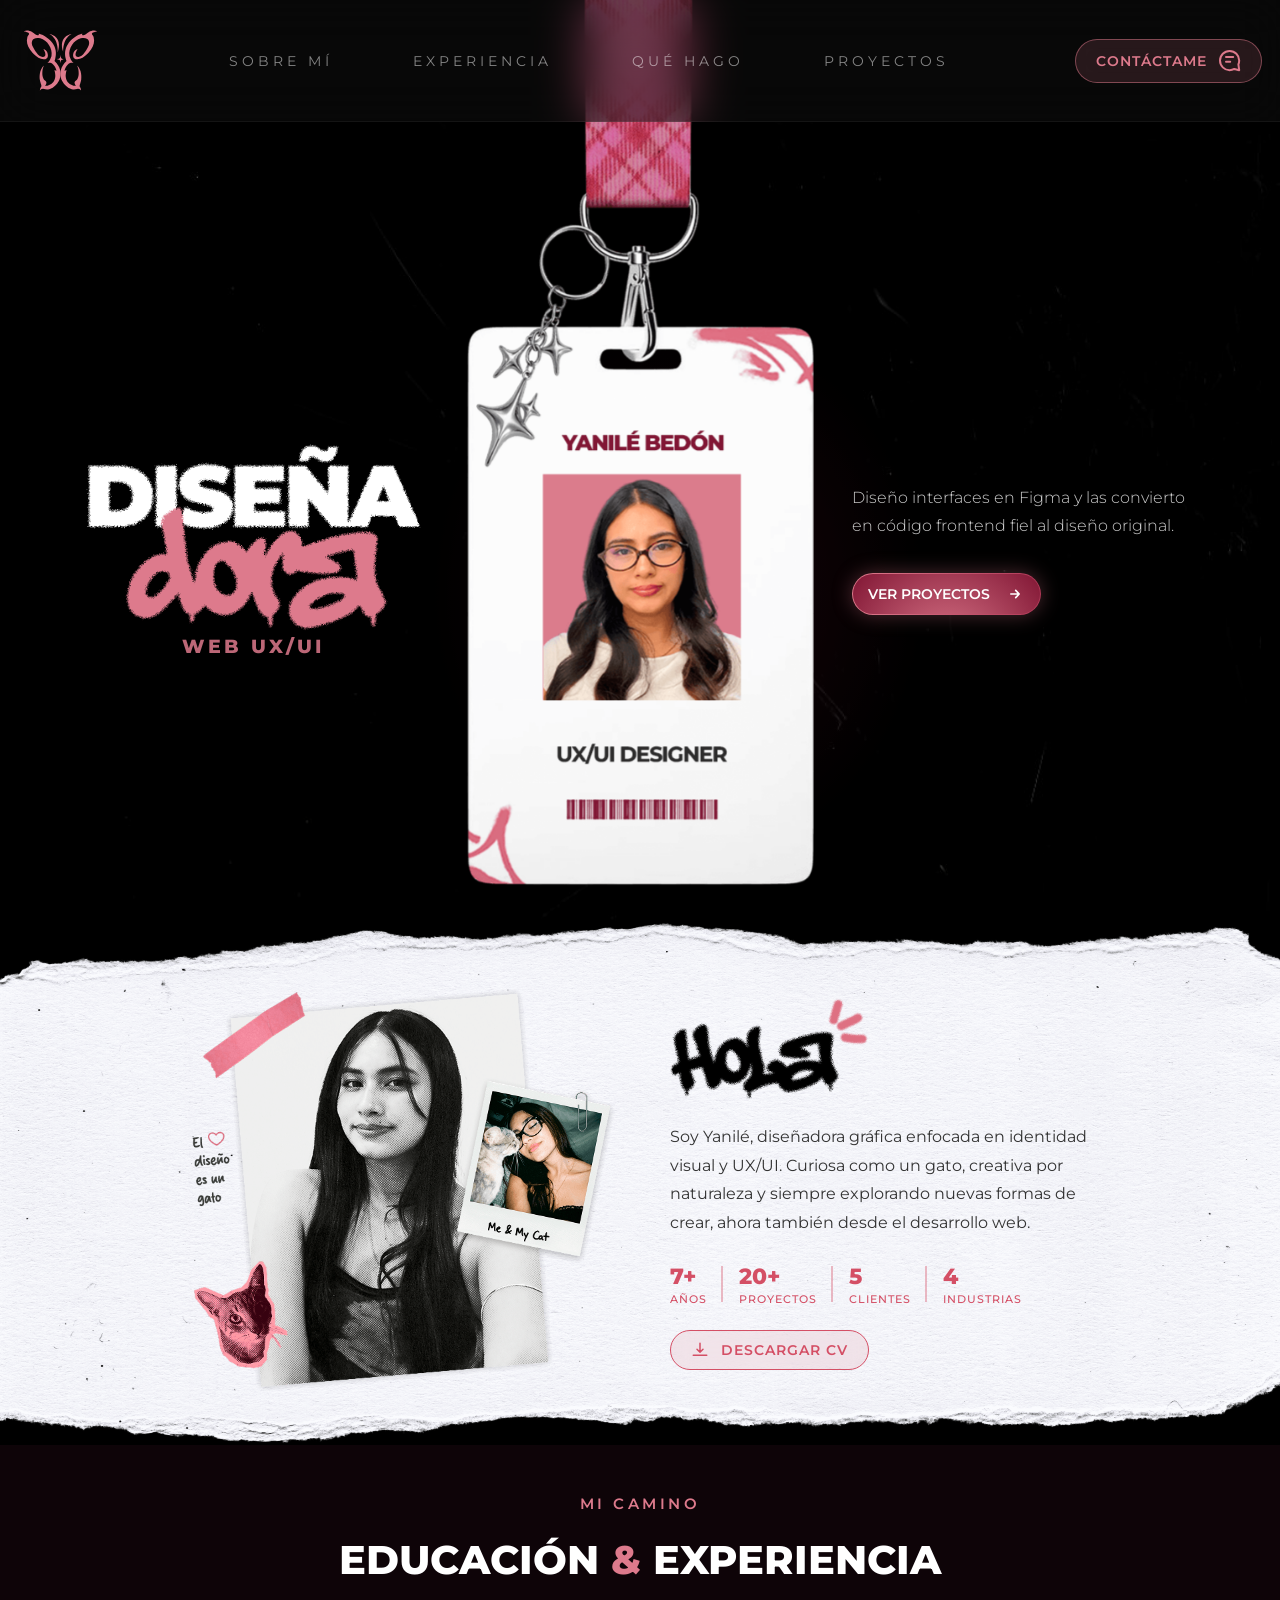
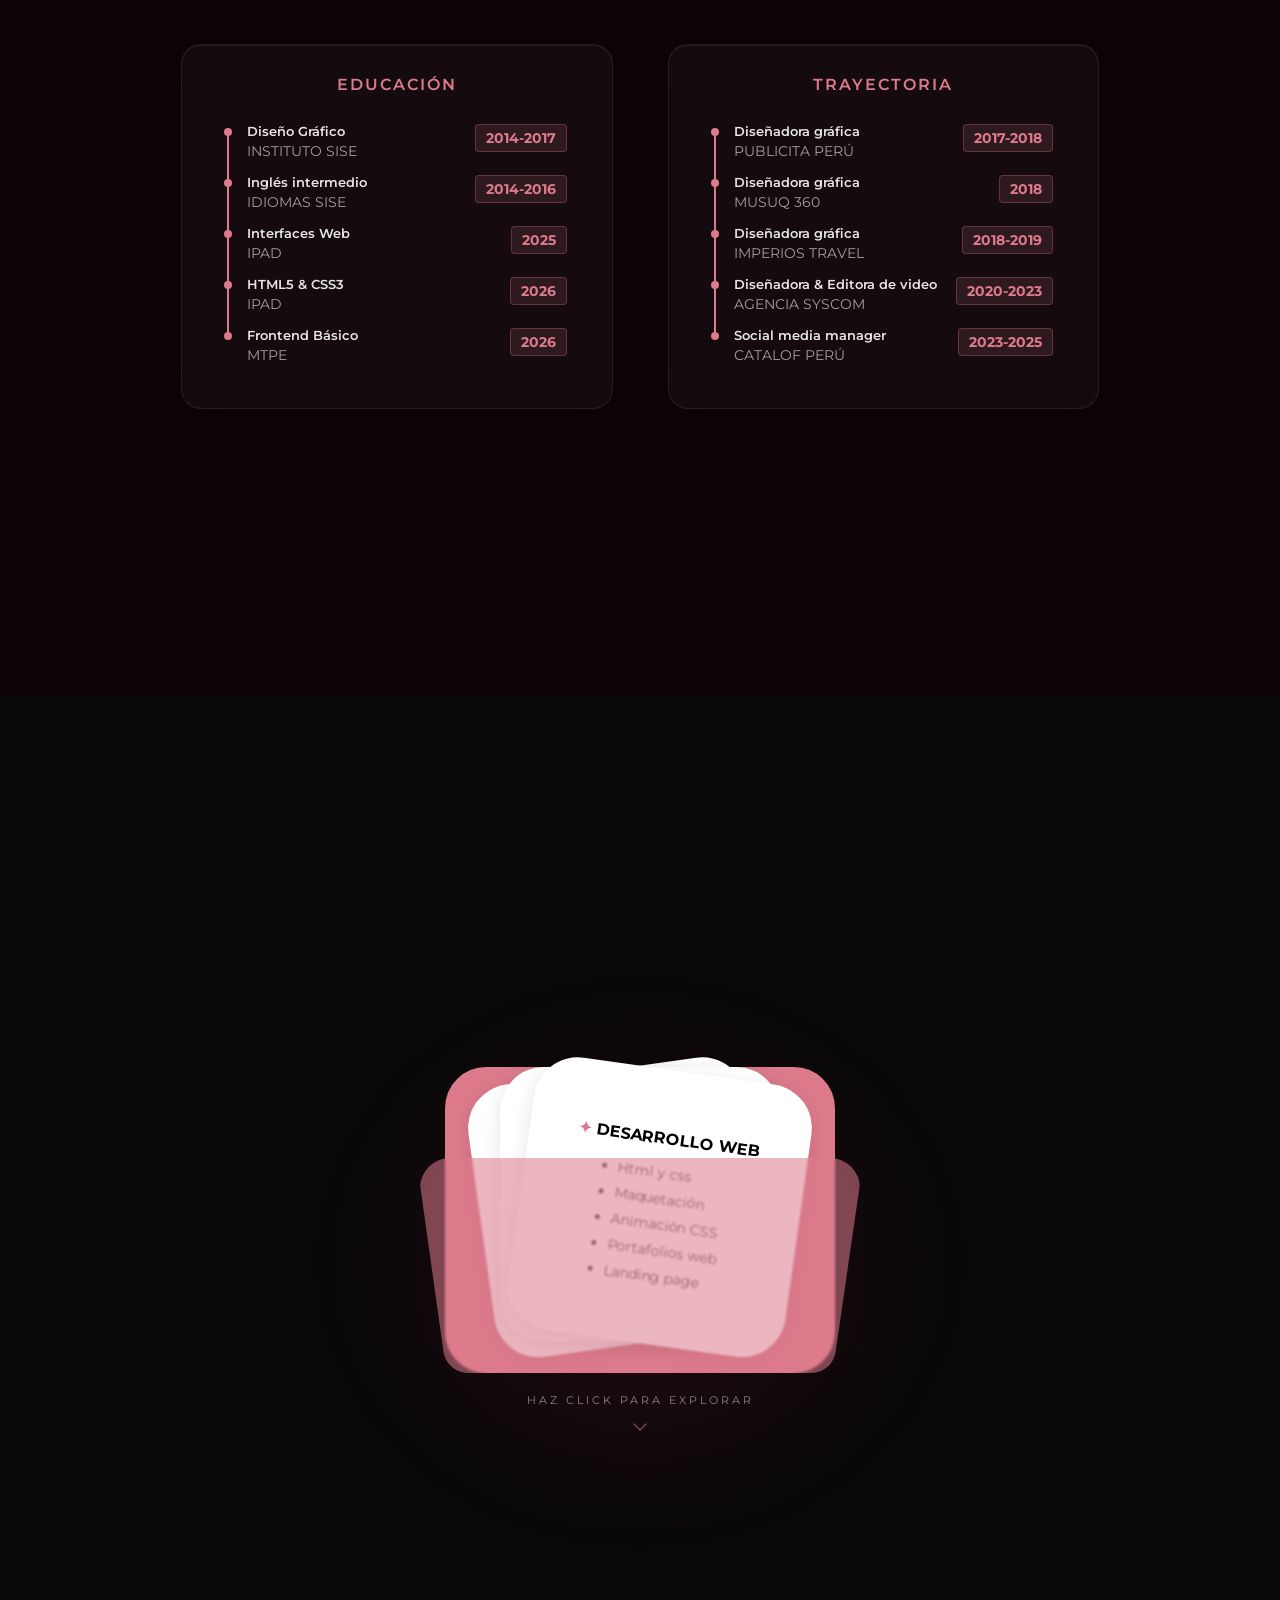
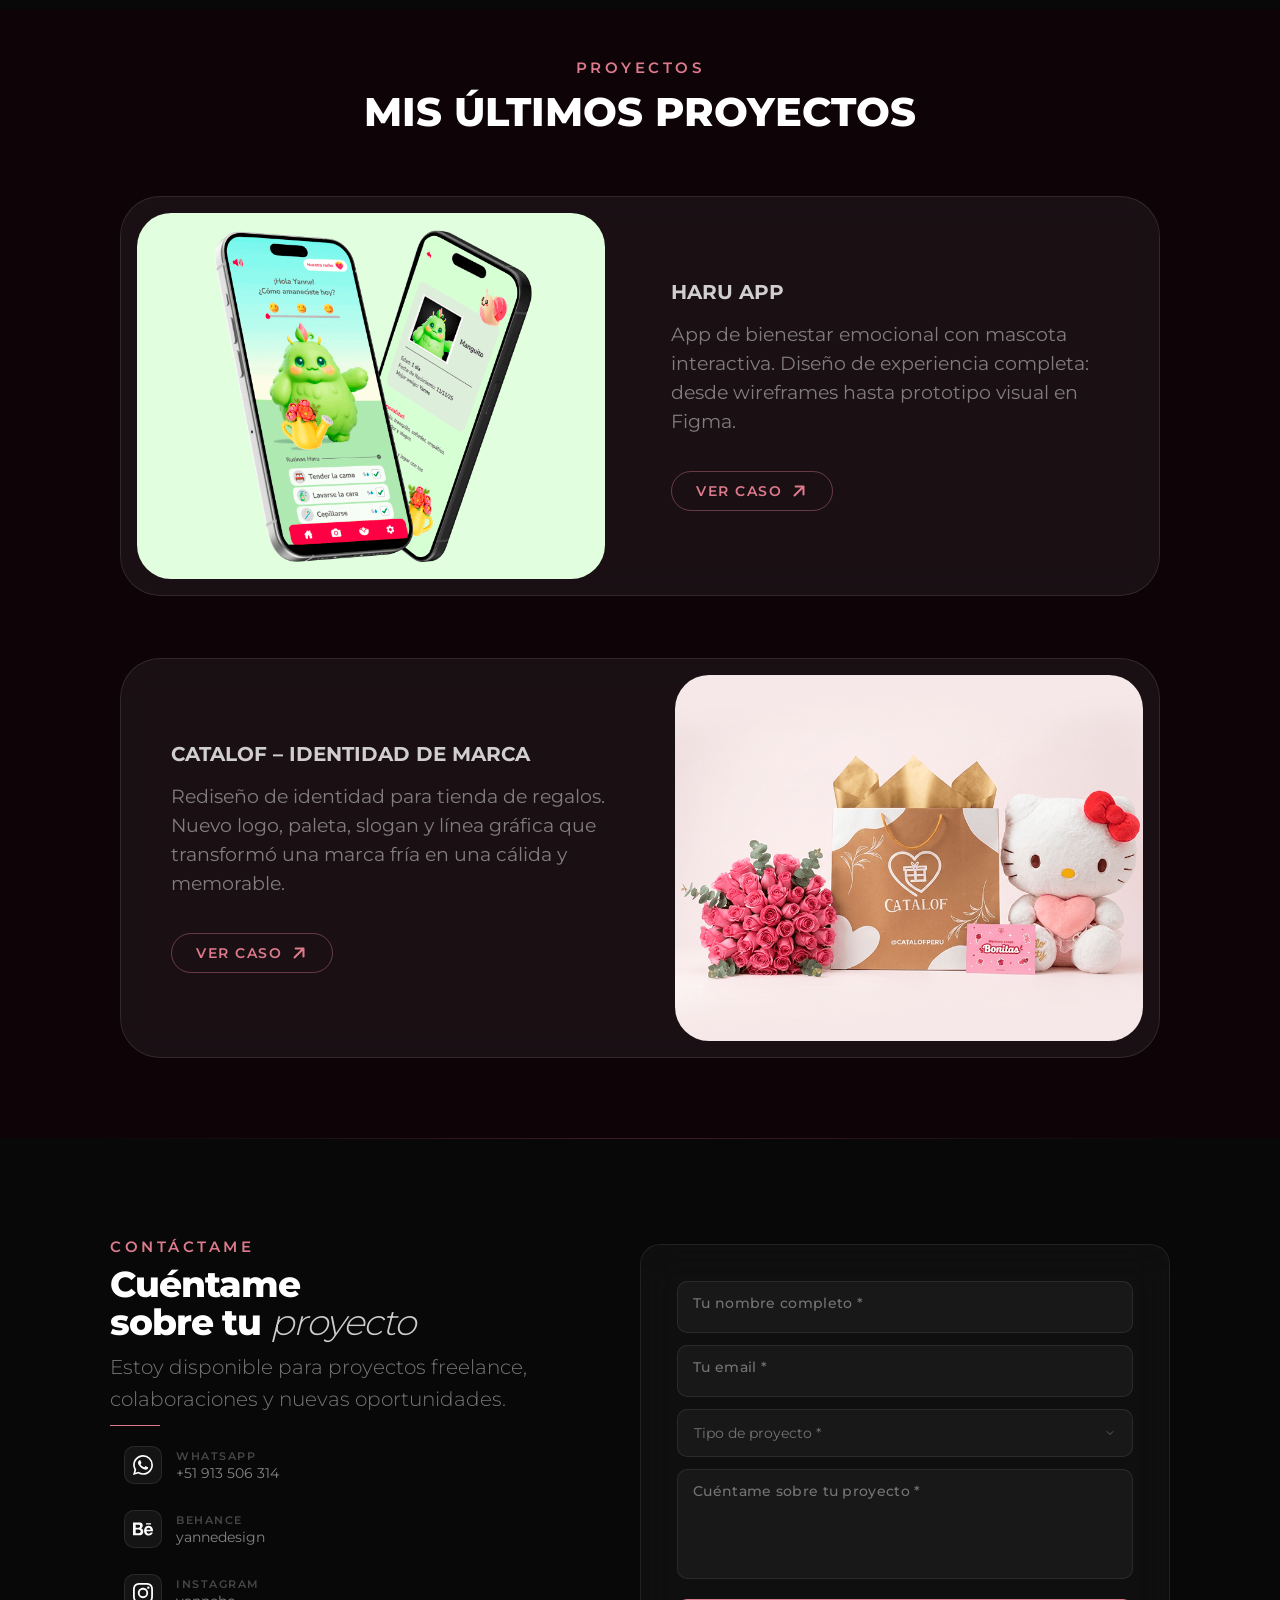
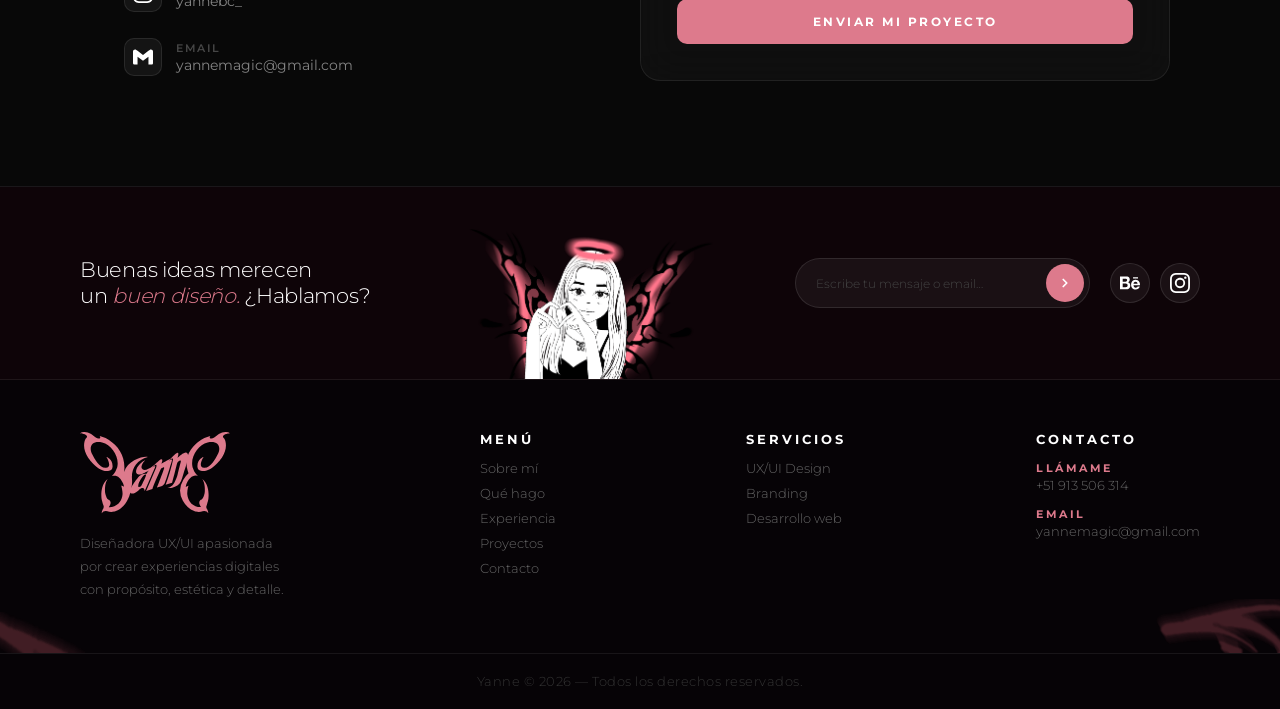
<file: index.html>
<!DOCTYPE html>
<html lang="es">

<head>
	<meta charset="UTF-8">
	<meta name="viewport" content="width=device-width, initial-scale=1.0">
	<title>Yanne — Diseñadora UX/UI</title>
	<link rel="stylesheet" href="style.css">
</head>

<body>
	<div id="container"> 
		<header>
			<div id="headerbar">
				<a href="#hero" class="icono-header">
					<svg id="Capa_1" data-name="Capa 1" xmlns="http://www.w3.org/2000/svg" viewBox="0 0 1080 1080">
						<defs>
							<style>
								.cls-2 {
									fill: #DD7A8C;
								}
							</style>
						</defs>
						<title>icono-yanne</title>
						<path class="cls-2"
						d="M950.5,220.7a62.23,62.23,0,0,0-4.92-5.59,23.62,23.62,0,0,1-3.62-4.42c-19.77-32.8,62.85-40.66,62.85-40.66-26.66-18-68.48-12.81-104.15,7.38-4.7,2.66-11.09,8.14-18.46,14.32-15.92,13.36-36.38,30-54.12,28.6-23.6-1.87-8.24-24.67-8.11-24.84-18.28,4.82-36.45,10.87-55,20.12-35.47,20.31-72.44,43-101.75,77.57a325.42,325.42,0,0,0-25.74,32.42c-39.27,56.54-49.85,128.21-29.64,194l8,26c-20.07,18.55-35.94,39.65-48.3,60-36.71,60.58-38.88,136.24-4.37,198.1,23.66,42.42,60,79.75,111.27,98.41a47.46,47.46,0,0,0,7.81,2.14c1.87.53,2.9.74,2.9.74,23.31,5.31,47.24,3.08,62.53-3.48a36.72,36.72,0,0,1,14.22-2.92c28.77-.2,39.5,22.34,39.5,22.34s-.12-25.51-15.53-45.85c-.67-1-2.19-3.77-2.82-9.14a36.9,36.9,0,0,1,1.74-15.84c.36-1.1.73-2.16,1-3,.57-1.5,1.12-3,1.61-4.51,1.26-3.92,3.55-11.15,6-19.59l.09-.31q.88-3.06,1.8-6.29c0-.17.09-.34.14-.51.29-1,.57-2.05.85-3.08l0-.13c.29-1.06.57-2.12.86-3.19.05-.21.11-.42.16-.63.26-.95.5-1.9.75-2.85,0-.13.07-.26.1-.39.27-1.05.53-2.09.79-3.13.06-.23.11-.46.17-.69.21-.86.42-1.72.62-2.57l.15-.65c.24-1,.47-2,.69-3,0-.21.09-.41.14-.62.17-.81.35-1.61.51-2.4l.15-.73c.2-.94.38-1.87.56-2.78l.09-.48c.14-.77.27-1.53.4-2.27l.12-.68c.14-.87.27-1.72.39-2.53l0-.26q.15-1.09.27-2.13l.06-.6c.08-.75.15-1.48.19-2.17.94-14.65,12.93-121.89-57.87-178.65l-.09,0v0s0,0,0,0v.07a.08.08,0,0,1,0,0s0,0,0,.06,0,0,0,.06a.35.35,0,0,0,0,.08.53.53,0,0,0,.06.1l.06.09,0,.06s.07.11.12.17l.07.1.51.72.13.18.14.2.17.24.13.2.22.32.14.2c.07.12.15.23.23.36s.13.2.19.29.16.23.23.36l.19.29.26.42.22.36.27.43.23.4.28.47c.09.15.18.3.26.45l.29.51.26.46.32.59.27.49c.11.21.23.42.34.64l.31.6.33.63.34.66c.11.22.22.43.33.66l.35.71.35.72c.12.24.24.5.35.74l.38.79.38.83.37.81.39.87c.13.3.26.59.4.89l.39.9c.14.32.28.64.42,1l.41,1c.14.33.28.66.42,1l.44,1.07.42,1c.15.38.3.77.46,1.16L759,626c.16.41.32.84.48,1.26s.29.73.43,1.11l.48,1.29.42,1.12c.26.71.49,1.43.74,2.14s.55,1.57.81,2.37c.17.53.32,1.08.49,1.62.31,1,.62,2,.9,3.05.05.16.09.34.13.51.37,1.36.73,2.73,1.05,4.11,0,.08,0,.16,0,.23.33,1.42.64,2.84.92,4.26.19,1,.37,1.92.56,2.89.1.5.19,1,.29,1.51.3,1.58.59,3.18.88,4.8.59,4.31,1.09,8.71,1.54,13.13q.49,4.93.86,9.91c0,.58.1,1.16.14,1.74.08,1.33.14,2.66.21,4,.08,1.47.17,2.94.23,4.41.05,1.29.06,2.57.1,3.86,0,1.51.1,3,.11,4.52,0,1.28,0,2.54,0,3.81,0,1.51,0,3,0,4.53,0,1.19-.09,2.36-.13,3.54-.06,1.57-.1,3.15-.18,4.71-.07,1.28-.19,2.54-.29,3.81-.1,1.44-.19,2.89-.32,4.32a66.16,66.16,0,0,1-1,6.69c-.23,1.15-.49,2.32-.74,3.48-.11.49-.2,1-.32,1.47-.33,1.46-.69,2.93-1.06,4.4,0,.21-.09.41-.14.61-.35,1.38-.73,2.76-1.12,4.15-.08.31-.16.62-.25.93-.33,1.18-.7,2.38-1.06,3.58-.16.51-.3,1-.46,1.55-.41,1.29-.84,2.6-1.28,3.9l-.41,1.28q-.84,2.48-1.77,5l-.09.27c-.37,1-.76,2-1.15,3-.92,2.38-1.87,4.76-2.89,7.16a50.91,50.91,0,0,1-15.83,20.41l-.17.14a24.93,24.93,0,0,1-4.09,2.46c-.42.22-.91.47-1.45.77l0,0c-6.88,3.87-21.46,15.07-14.12,37.68,6.81,21,9.7,20.87,15.17,30-9.42-1.77-16.7.19-30.07-2.08a116.06,116.06,0,0,1-74.91-47.47c-13.8-19.77-21.06-43.53-24.17-67.44-2.47-19,2-46.16,6.57-67.94,1.94-5.69,3.61-11,4.69-15.71-.41.07-.85.17-1.3.27,0-.08,0-.18.06-.27a20.37,20.37,0,0,0-6,2.19,97.8,97.8,0,0,0-18.71,9.92c3.2-25,12.64-45.3,27.69-67.16q4-5.82,8.23-10.86c12.29-14.64,26.1-24.19,42.66-27.79a159,159,0,0,1,35.52.56h0a132.38,132.38,0,0,1-29.06-33.13s-20-36.28-22.62-56.46C636.7,389.76,710.14,278,797.33,257.78c93.14-21.58,132.44,38.47,90.47,114.63-1.17,2.12-2.34,4.25-3.42,6.42C875.15,397.32,820.47,501.41,761.61,495c-65.24-7.11-4.73-101.9-4.73-101.9s-60.74,15.08-57.17,91.13A41.59,41.59,0,0,0,732.19,523C833.35,545.6,929.85,398.18,929.85,398.18c31.23-51.42,46.08-99,31.59-155.12a60.5,60.5,0,0,0-10.83-22.22Z" />
						<path class="cls-2"
						d="M129.5,220.7a62.23,62.23,0,0,1,4.92-5.59,23.62,23.62,0,0,0,3.62-4.42C157.81,177.89,75.19,170,75.19,170c26.66-18,68.48-12.81,104.15,7.38,4.7,2.66,11.09,8.14,18.46,14.32,15.92,13.36,36.38,30,54.12,28.6,23.6-1.87,8.24-24.67,8.11-24.84,18.28,4.82,36.45,10.87,55,20.12,35.47,20.31,72.44,43,101.75,77.57a325.42,325.42,0,0,1,25.74,32.42c39.27,56.54,49.85,128.21,29.64,194l-8,26c20.07,18.55,35.94,39.65,48.3,60,36.71,60.58,38.88,136.24,4.37,198.1-23.66,42.42-60,79.75-111.27,98.41a47.46,47.46,0,0,1-7.81,2.14c-1.87.53-2.9.74-2.9.74-23.31,5.31-47.24,3.08-62.53-3.48a36.72,36.72,0,0,0-14.22-2.92c-28.77-.2-39.5,22.34-39.5,22.34s.12-25.51,15.53-45.85c.67-1,2.19-3.77,2.82-9.14a36.9,36.9,0,0,0-1.74-15.84c-.36-1.1-.73-2.16-1-3-.57-1.5-1.12-3-1.61-4.51-1.26-3.92-3.55-11.15-6-19.59l-.09-.31q-.89-3.06-1.8-6.29c-.05-.17-.09-.34-.14-.51-.29-1-.57-2.05-.85-3.08l0-.13c-.29-1.06-.57-2.12-.86-3.19-.05-.21-.11-.42-.16-.63-.26-.95-.5-1.9-.75-2.85,0-.13-.07-.26-.1-.39-.27-1.05-.53-2.09-.79-3.13-.06-.23-.11-.46-.17-.69-.21-.86-.42-1.72-.62-2.57l-.15-.65c-.24-1-.47-2-.69-3,0-.21-.09-.41-.14-.62-.17-.81-.35-1.61-.51-2.4l-.15-.73c-.2-.94-.38-1.87-.56-2.78l-.09-.48c-.14-.77-.27-1.53-.4-2.27l-.12-.68c-.14-.87-.27-1.72-.39-2.53l0-.26q-.15-1.09-.27-2.13l-.06-.6c-.08-.75-.15-1.48-.19-2.17-.94-14.65-12.93-121.89,57.87-178.65l.09,0v0s0,0,0,0v.07a.08.08,0,0,0,0,0s0,0,0,.06,0,0,0,.06a.35.35,0,0,1-.05.08.53.53,0,0,1-.06.1l-.06.09,0,.06s-.07.11-.12.17l-.07.1-.51.72-.13.18-.14.2-.17.24-.13.2-.22.32-.14.2c-.07.12-.15.23-.23.36s-.13.2-.19.29-.16.23-.23.36l-.19.29-.26.42-.22.36-.27.43-.23.4-.28.47c-.09.15-.18.3-.26.45l-.29.51-.26.46-.32.59-.27.49c-.11.21-.23.42-.34.64l-.31.6-.33.63-.34.66-.33.66-.35.71-.35.72c-.12.24-.24.5-.35.74l-.38.79-.38.83-.37.81-.39.87c-.13.3-.26.59-.4.89l-.39.9c-.14.32-.28.64-.42,1l-.41,1c-.14.33-.28.66-.42,1l-.44,1.07-.42,1c-.15.38-.3.77-.46,1.16L321,626c-.16.41-.32.84-.48,1.26s-.29.73-.43,1.11-.32.86-.48,1.29l-.42,1.12c-.26.71-.49,1.43-.74,2.14s-.55,1.57-.81,2.37c-.17.53-.32,1.08-.49,1.62-.31,1-.62,2-.9,3.05-.05.16-.09.34-.13.51-.37,1.36-.73,2.73-1,4.11,0,.08,0,.16-.05.23-.33,1.42-.64,2.84-.92,4.26-.19,1-.37,1.92-.56,2.89-.1.5-.19,1-.29,1.51-.3,1.58-.59,3.18-.88,4.8-.59,4.31-1.09,8.71-1.54,13.13q-.49,4.93-.86,9.91c0,.58-.1,1.16-.14,1.74-.08,1.33-.14,2.66-.21,4-.08,1.47-.17,2.94-.23,4.41-.05,1.29-.06,2.57-.1,3.86,0,1.51-.1,3-.11,4.52,0,1.28,0,2.54,0,3.81,0,1.51,0,3,0,4.53,0,1.19.09,2.36.13,3.54.06,1.57.1,3.15.18,4.71.07,1.28.19,2.54.29,3.81.1,1.44.19,2.89.32,4.32a66.16,66.16,0,0,0,1,6.69c.23,1.15.49,2.32.74,3.48.11.49.2,1,.32,1.47.33,1.46.69,2.93,1.06,4.4.05.21.09.41.14.61.35,1.38.73,2.76,1.12,4.15.08.31.16.62.25.93.33,1.18.7,2.38,1.06,3.58.16.51.3,1,.46,1.55.41,1.29.84,2.6,1.28,3.9l.41,1.28q.84,2.48,1.77,5l.09.27c.37,1,.76,2,1.15,3,.92,2.38,1.87,4.76,2.89,7.16a50.91,50.91,0,0,0,15.83,20.41l.17.14a24.93,24.93,0,0,0,4.09,2.46c.42.22.91.47,1.45.77l0,0c6.88,3.87,21.46,15.07,14.12,37.68-6.81,21-9.7,20.87-15.17,30,9.42-1.77,16.7.19,30.07-2.08a116.06,116.06,0,0,0,74.91-47.47c13.8-19.77,21.06-43.53,24.17-67.44,2.47-19-2-46.16-6.57-67.94-1.94-5.69-3.61-11-4.69-15.71.41.07.85.17,1.3.27,0-.08,0-.18-.06-.27a20.37,20.37,0,0,1,6,2.19,97.8,97.8,0,0,1,18.71,9.92c-3.2-25-12.64-45.3-27.69-67.16q-4-5.82-8.23-10.86c-12.29-14.64-26.1-24.19-42.66-27.79a159,159,0,0,0-35.52.56h0a132.38,132.38,0,0,0,29.06-33.13s20-36.28,22.62-56.46c17.58-90.29-55.86-202.07-143-222.27-93.14-21.58-132.44,38.47-90.47,114.63,1.17,2.12,2.34,4.25,3.42,6.42,9.23,18.49,63.91,122.58,122.77,116.16,65.24-7.11,4.73-101.9,4.73-101.9s60.74,15.08,57.17,91.13A41.59,41.59,0,0,1,347.81,523C246.65,545.6,150.15,398.18,150.15,398.18c-31.23-51.42-46.08-99-31.59-155.12a60.5,60.5,0,0,1,10.83-22.22Z" />
						<path class="cls-2" d="M575,435.49S559.2,270.45,679.75,203C679.75,203,506.14,226,575,435.49Z" />
						<path class="cls-2" d="M505,435.49S520.8,270.45,400.25,203C400.25,203,573.86,226,505,435.49Z" />
						<path class="cls-2"
						d="M496,522.59s22.49-1.85,31.25-9.9c9.3-8.56,10.3-23.16,12.77-45.84.94-.86-.55,25.21,10.29,43.46,5.62,9.47,34.87,11.69,34.39,12.28,0,0-24.8,2-33.73,11.5s-11.11,44-11.11,44-1.73-34.27-10.95-43.79C518.94,523.91,496,522.59,496,522.59Z" />
					</svg>
				</a>
				<nav>
					<ul class="nav-list">
						<li><a href="#sobre-mi">Sobre mí</a></li>
						<li><a href="#experiencia">Experiencia</a></li>
						<li><a href="#que-hago">Qué hago</a></li>
						<li><a href="#proyectos">Proyectos</a></li>
						<li class="nav-contacto-movil"><a href="#contacto" class="btn-contacto">Contáctame</a></li>
					</ul>
				</nav>
				<a href="#contacto" class="btn-contacto">Contáctame <svg width="22" height="22" viewBox="0 0 22 22" fill="none" xmlns="http://www.w3.org/2000/svg">
  <path d="M7 7H14.2M7 11.8H11.2M20.2 10.6C20.2 11.98 19.9088 13.292 19.3845 14.478L20.2018 20.1991L15.2989 18.9734C13.9099 19.7545 12.307 20.2 10.6 20.2C5.29807 20.2 1 15.9019 1 10.6C1 5.29807 5.29807 1 10.6 1C15.9019 1 20.2 5.29807 20.2 10.6Z" stroke="currentColor" stroke-width="2" stroke-linecap="round" stroke-linejoin="round"/>
</svg></a>

				<div class="menu-toggle">
					<span></span>
					<span></span>
					<span></span>
				</div>
			</div>
		</header>

		<!-- EMPIEZA MAIN -->
		<main>

			<!-- EMPIEZA HERO -->
<section id="hero">
  <img src="imagenes/hero-bg.jpg" class="hero-bg" alt="">
  
  <div id="hero-content">

      <div class="hero-left">
        <img src="imagenes/disenadora-texto.png" class="hero-titulo hero-titulo-desktop" alt="Diseñadora">
        <img src="imagenes/disenadora-texto-mobile.png" class="hero-titulo hero-titulo-mobile" alt="Diseñadora">
        <span class="hero-sub">WEB UX/UI</span>
    </div>

	<div class="card-wrapper" id="card">
  <div class="card-inner">
    <div class="card-face card-front">
      <picture>
        <source media="(max-width: 480px)" srcset="imagenes/photocheck-cuadrado-front.png">
        <img src="imagenes/front.png" alt="Photocheck Frontal">
      </picture>
    </div>
    <div class="card-face card-back">
      <picture>
        <source media="(max-width: 480px)" srcset="imagenes/photocheck-cuadrado-back.png">
        <img src="imagenes/back.png" alt="Photocheck Trasero">
      </picture>
    </div>
  </div>
</div>
	  
    <div class="hero-right">
      <p>Diseño interfaces en Figma y las convierto en código frontend fiel al diseño original.</p>
      <a href="#proyectos" class="btn-hero">
        Ver Proyectos
        <svg width="20" height="20" viewBox="0 0 24 24" fill="none">
          <path d="M12.8333 7.625L17 12M17 12L12.8333 16.375M17 12L7 12" stroke="currentColor" stroke-width="2" stroke-linecap="round" stroke-linejoin="round"/>
        </svg>
      </a>
    </div>

  </div>
</section>
<!-- TERMINA HERO -->

<!-- EMPIEZA SOBRE MI -->
<section id="sobre-mi">
  <img src="imagenes/sobre-bg.png" class="sobre-bg" alt="">
  
  <div id="sobre-mi-content">
    <div class="sobre-left">
      <img src="imagenes/foto-sobre-mi.png" class="foto-collage" alt="Yanne">
    </div>

    <div class="sobre-right">
      <img src="imagenes/hola-texto.png" class="hola-titulo" alt="Hola">
      <p>Soy Yanilé, diseñadora gráfica enfocada en identidad visual y UX/UI. Curiosa como un gato, creativa por naturaleza y siempre explorando nuevas formas de crear, ahora también desde el desarrollo web.</p>

	  <div class="mini-metricas">
            <div class="mini-metrica">
                <span>7+</span>
                <span>Años</span>
            </div>
            <div class="mini-metrica">
                <span>20+</span>
                <span>Proyectos</span>
            </div>
            <div class="mini-metrica">
                <span>5</span>
                <span>Clientes</span>
            </div>
            <div class="mini-metrica">
                <span>4</span>
                <span>Industrias</span>
            </div>
        </div>

      <a href="cv-yanne.pdf" class="btn-contacto" download="Yanile-UXUI-Designer.pdf">
        <svg width="18" height="18" viewBox="0 0 24 24" fill="none">
          <path d="M12 15V3M12 15L8 11M12 15L16 11M3 19h18" stroke="currentColor" stroke-width="2" stroke-linecap="round" stroke-linejoin="round"/>
        </svg>
        Descargar CV
      </a>
    </div>
  </div>
</section>
<!-- TERMINA SOBRE MI -->


<!--EMPIEZA EXPERIENCIA -->
<section id="experiencia">
	<div class="titulos">
		<span class="label">Mi camino</span>
		<h2>Educación <span class="acento-titulo">&</span> Experiencia</h2>
	</div>
	<div class="container-cards">
		<div class="card-info">
			<h3>Educación</h3>
			<ul>
				<li>
					<div class="item-info">
						<h4>Diseño Gráfico</h4>
						<p>INSTITUTO SISE</p>
					</div>
					<span class="fecha">2014-2017</span>
				</li>
				<li>
					<div class="item-info">
						<h4>Inglés intermedio</h4>
						<p>IDIOMAS SISE</p>
					</div>
					<span class="fecha">2014-2016</span>
				</li>
				<li>
					<div class="item-info">
						<h4>Interfaces Web</h4>
						<p>IPAD</p>
					</div>
					<span class="fecha">2025</span>
				</li>
				<li>
					<div class="item-info">
						<h4>HTML5 & CSS3</h4>
						<p>IPAD</p>
					</div>
					<span class="fecha">2026</span>
				</li>
				<li>
					<div class="item-info">
						<h4>Frontend Básico</h4>
						<p>MTPE</p>
					</div>
					<span class="fecha">2026</span>
				</li>
			</ul>
		</div>
		<div class="card-info">
			<h3>Trayectoria</h3>
			<ul>
				<li>
					<div class="item-info">
						<h4>Diseñadora gráfica</h4>
						<p>PUBLICITA PERÚ</p>
					</div>
					<span class="fecha">2017-2018</span>
				</li>
				<li>
					<div class="item-info">
						<h4>Diseñadora gráfica</h4>
						<p>MUSUQ 360</p>
					</div>
					<span class="fecha">2018</span>
				</li>
				<li>
					<div class="item-info">
						<h4>Diseñadora gráfica</h4>
						<p>IMPERIOS TRAVEL</p>
					</div>
					<span class="fecha">2018-2019</span>
				</li>
				<li>
					<div class="item-info">
						<h4>Diseñadora & Editora de video</h4>
						<p>AGENCIA SYSCOM</p>
					</div>
					<span class="fecha">2020-2023</span>
				</li>
				<li>
					<div class="item-info">
						<h4>Social media manager</h4>
						<p>CATALOF PERÚ</p>
					</div>
					<span class="fecha">2023-2025</span>
				</li>
			</ul>
		</div>
	</div>

	<!-- CARDS TABLET Y MÓVIL -->
  <div class="tabs-container">
    <div class="tabs-header">
      <button class="tab-btn activo" onclick="cambiarTab('educacion', event)">Educación</button>
      <button class="tab-btn" onclick="cambiarTab('trayectoria', event)">Trayectoria</button>
    </div>
    <div class="card-info tab-panel" id="tab-educacion">
      <ul>
        <li><div class="item-info"><h4>Diseño Gráfico</h4><p>INSTITUTO SISE</p></div><span class="fecha">2014-2017</span></li>
        <li><div class="item-info"><h4>Inglés intermedio</h4><p>IDIOMAS SISE</p></div><span class="fecha">2014-2016</span></li>
        <li><div class="item-info"><h4>Interfaces Web</h4><p>IPAD</p></div><span class="fecha">2025</span></li>
        <li><div class="item-info"><h4>HTML5 & CSS3</h4><p>IPAD</p></div><span class="fecha">2026</span></li>
        <li><div class="item-info"><h4>Frontend Básico</h4><p>MTPE</p></div><span class="fecha">2026</span></li>
      </ul>
    </div>
    <div class="card-info tab-panel oculto" id="tab-trayectoria">
      <ul>
        <li><div class="item-info"><h4>Diseño gráfico</h4><p>PUBLICITA PERÚ</p></div><span class="fecha">2017-2018</span></li>
        <li><div class="item-info"><h4>Diseño gráfico</h4><p>MUSUQ 360</p></div><span class="fecha">2018</span></li>
        <li><div class="item-info"><h4>Diseño gráfico</h4><p>IMPERIOS TRAVEL</p></div><span class="fecha">2018-2019</span></li>
        <li><div class="item-info"><h4>Diseño & Motion</h4><p>AGENCIA SYSCOM</p></div><span class="fecha">2020-2023</span></li>
        <li><div class="item-info"><h4>Social media</h4><p>CATALOF PERÚ</p></div><span class="fecha">2023-2025</span></li>
      </ul>
    </div>
  </div>

<!-- SKILLS -->
<div id="skills">

  <div class="skills-grupo">
    <h4>Diseño UX/UI:</h4>
    <div class="skills-fila">
	  <div class="programas"><img src="imagenes/figma.png" alt="Figma"><span>Figma</span></div>	
      <div class="programas"><img src="imagenes/ai.png" alt="Illustrator"><span>Illustrator</span></div>
      <div class="programas"><img src="imagenes/ps.png" alt="Photoshop"><span>Photoshop</span></div>
      <div class="programas"><img src="imagenes/ae.png" alt="After Effects"><span>After Effects</span></div>
    </div>
  </div>

  <div class="skills-separador">
    <div class="skills-sep-linea"></div>
    <span class="skills-sep-icono">✦</span>
    <div class="skills-sep-linea"></div>
  </div>

  <div class="skills-grupo">
    <h4>Frontend:</h4>
    <div class="skills-fila">
      <div class="programas"><img src="imagenes/html.png" alt="HTML"><span>HTML</span></div>
      <div class="programas"><img src="imagenes/css.png" alt="CSS"><span>CSS</span></div>
      <div class="programas"><img src="imagenes/js.png" alt="JavaScript"><span>JavaScript</span></div>
      <!-- <div class="programas"><img src="imagenes/bootstrap.png" alt="Bootstrap"><span>Bootstrap</span></div> -->
    </div>
  </div>

</div>
<!-- TERMINA SKILLS -->
</section>
<!-- TERMINA EXPERIENCIA -->

<!-- EMPIEZA QUE HAGO -->
<section id="que-hago">
	<div class="titulos">
		<span class="label">Qué hago</span>
		<h2>Áreas de especialización</h2>
		<p class="subtitulo-seccion">Tres disciplinas que trabajo de forma integral — desde la estrategia y la identidad visual, hasta el resultado final en pantalla.</p>
	</div>

	<!-- DESKTOP -->
	<div class="carpeta-container" onclick="abrirCarpeta()">
		<div class="cards-especializacion">
			<div class="tarjeta-info">
				<h4><span>✦</span> UX/UI Design</h4>
				<ul>
					<li>Wireframes & prototipos</li>
					<li>Flujos de usuario</li>
					<li>Diseño Responsivo</li>
					<li>Investigación de usuario</li>
					<li>Figma</li>
				</ul>
			</div>
			<div class="tarjeta-info">
				<h4><span>✦</span> Branding</h4>
				<ul>
					<li>Naming & Concepto</li>
					<li>Diseño de logo</li>
					<li>Manual de marca</li>
					<li>Creación de contenido</li>
					<li>Estrategia de marca</li>
				</ul>
			</div>
			<div class="tarjeta-info">
				<h4><span>✦</span> Desarrollo web</h4>
				<ul>
					<li>Html y css</li>
					<li>Maquetación</li>
					<li>Animación CSS</li>
					<li>Portafolios web</li>
					<li>Landing page</li>
				</ul>
			</div>
		</div>
		<img class="carpeta-base" src="svg/base-carpeta.svg" alt="base">
		<div class="tapa-wrapper">
			<svg viewBox="0 0 530 259" xmlns="http://www.w3.org/2000/svg">
				<path d="M0.297202 34.1735C-2.23871 16.1224 11.7771 0 30.0055 0H499.838C518.118 0 532.149 16.209 529.528 34.3002L500.706 233.301C498.57 248.054 485.924 259 471.016 259H57.962C43.006 259 30.3344 247.985 28.2537 233.174L0.297202 34.1735Z" fill="black"/>
			</svg>
		</div>
		<div class="carpeta-hint-wrapper">
			<p class="carpeta-hint">Haz click para explorar</p>
			<svg class="carpeta-flecha" width="24" height="24" viewBox="0 0 24 24" fill="none">
				<path d="M6 9L12 15L18 9" stroke="#DD7A8C" stroke-width="1.5" stroke-linecap="round" stroke-linejoin="round"/>
			</svg>
		</div>
	</div>

	<!-- MÓVIL -->
	<div class="carrusel-movil">
  <button class="carrusel-btn carrusel-btn-prev" onclick="anteriorSlide()">&#8592;</button>
  
  <div class="carrusel-track-wrapper">
    <div class="carrusel-track">
      <div class="carrusel-slide">
        <h4><span>✦</span> UX/UI Design</h4>
        <ul>
          <li>Wireframes & prototipos</li>
          <li>Flujos de usuario</li>
          <li>Diseño Responsivo</li>
          <li>Investigación de usuario</li>
          <li>Figma</li>
        </ul>
      </div>
      <div class="carrusel-slide">
        <h4><span>✦</span> Branding</h4>
        <ul>
          <li>Naming & Concepto</li>
          <li>Diseño de logo</li>
          <li>Manual de marca</li>
          <li>Creación de contenido</li>
          <li>Estrategia de marca</li>
        </ul>
      </div>
      <div class="carrusel-slide">
        <h4><span>✦</span> Desarrollo web</h4>
        <ul>
          <li>Html y css</li>
          <li>Maquetación</li>
          <li>Animación CSS</li>
          <li>Portafolios web</li>
          <li>Landing page</li>
        </ul>
      </div>
    </div>
  </div>

  <button class="carrusel-btn carrusel-btn-next" onclick="siguienteSlide()">&#8594;</button>

  <div class="carrusel-dots">
    <div class="carrusel-dot activo"></div>
    <div class="carrusel-dot"></div>
    <div class="carrusel-dot"></div>
  </div>
</div>

</section>
<!-- TERMINA QUE HAGO-->

<!-- EMPIEZA PROYECTOS-->
<section id="proyectos">
  <div class="titulos">
    <span class="label">Proyectos</span>
    <h2>Mis últimos proyectos</h2>
  </div>
  <div id="container-proyectos">
    <div class="card-proyecto">
      <img class="proyecto-imagen" src="imagenes/proyecto1.png" alt="">
      <div class="proyecto-body">
        <h3>Haru App</h3>
        <p>App de bienestar emocional con mascota interactiva. Diseño de experiencia completa: desde wireframes hasta prototipo visual en Figma.</p>
        <a href="caso-haru/index.html">
          <button>Ver caso 
            <svg width="18" height="18" viewBox="0 0 16 16" fill="none" xmlns="http://www.w3.org/2000/svg">
              <path d="M4 12L12 4M12 4H5M12 4V11" stroke="currentColor" stroke-width="1.8" stroke-linecap="round" stroke-linejoin="round"/>
            </svg>
          </button>
        </a>
      </div>
    </div>
    <div class="card-proyecto">
      <img class="proyecto-imagen" src="imagenes/proyecto2.png" alt="">
      <div class="proyecto-body">
        <h3>Catalof – Identidad de marca</h3>
        <p>Rediseño de identidad para tienda de regalos. Nuevo logo, paleta, slogan y línea gráfica que transformó una marca fría en una cálida y memorable.</p>
        <a href="caso-catalof/index.html">
          <button>Ver caso 
            <svg width="18" height="18" viewBox="0 0 16 16" fill="none" xmlns="http://www.w3.org/2000/svg">
              <path d="M4 12L12 4M12 4H5M12 4V11" stroke="currentColor" stroke-width="1.8" stroke-linecap="round" stroke-linejoin="round"/>
            </svg>
          </button>
        </a>
      </div>
    </div>
  </div>
</section>
<!-- TERMINA PROYECTOS -->


<!-- EMPIEZA CONTACTO -->
<section id="contacto">

	<!-- LEFT -->
	<div class="contacto-left">
		<div class="titulos">
			<span class="label">Contáctame</span>
			<h2>Cuéntame<br class="salto-desktop"> sobre tu <em>proyecto</em></h2>
		</div>

		<p>Estoy disponible para proyectos freelance, colaboraciones y nuevas oportunidades.</p>

		<div class="contacto-divider"></div>

		<ul class="contacto-links">
			<li>
				<a href="https://wa.me/51913506314" target="_blank">
					<span class="icono-contacto">
						<svg role="img" viewBox="0 0 24 24" xmlns="http://www.w3.org/2000/svg">
							<path d="M17.472 14.382c-.297-.149-1.758-.867-2.03-.967-.273-.099-.471-.148-.67.15-.197.297-.767.966-.94 1.164-.173.199-.347.223-.644.075-.297-.15-1.255-.463-2.39-1.475-.883-.788-1.48-1.761-1.653-2.059-.173-.297-.018-.458.13-.606.134-.133.298-.347.446-.52.149-.174.198-.298.298-.497.099-.198.05-.371-.025-.52-.075-.149-.669-1.612-.916-2.207-.242-.579-.487-.5-.669-.51-.173-.008-.371-.01-.57-.01-.198 0-.52.074-.792.372-.272.297-1.04 1.016-1.04 2.479 0 1.462 1.065 2.875 1.213 3.074.149.198 2.096 3.2 5.077 4.487.709.306 1.262.489 1.694.625.712.227 1.36.195 1.871.118.571-.085 1.758-.719 2.006-1.413.248-.694.248-1.289.173-1.413-.074-.124-.272-.198-.57-.347m-5.421 7.403h-.004a9.87 9.87 0 01-5.031-1.378l-.361-.214-3.741.982.998-3.648-.235-.374a9.86 9.86 0 01-1.51-5.26c.001-5.45 4.436-9.884 9.888-9.884 2.64 0 5.122 1.03 6.988 2.898a9.825 9.825 0 012.893 6.994c-.003 5.45-4.437 9.884-9.885 9.884m8.413-18.297A11.815 11.815 0 0012.05 0C5.495 0 .16 5.335.157 11.892c0 2.096.547 4.142 1.588 5.945L.057 24l6.305-1.654a11.882 11.882 0 005.683 1.448h.005c6.554 0 11.89-5.335 11.893-11.893a11.821 11.821 0 00-3.48-8.413Z"/>
						</svg>
					</span>
					<div class="link-text">
						<span class="link-label">WhatsApp</span>
						<span class="link-value">+51 913 506 314</span>
					</div>
				</a>
			</li>
			<li>
				<a href="https://behance.net/yannedesign" target="_blank">
					<span class="icono-contacto">
						<svg role="img" viewBox="0 0 24 24" xmlns="http://www.w3.org/2000/svg">
							<path d="M16.969 16.927a2.561 2.561 0 0 0 1.901.677 2.501 2.501 0 0 0 1.531-.475c.362-.235.636-.584.779-.99h2.585a5.091 5.091 0 0 1-1.9 2.896 5.292 5.292 0 0 1-3.091.88 5.839 5.839 0 0 1-2.284-.433 4.871 4.871 0 0 1-1.723-1.211 5.657 5.657 0 0 1-1.08-1.874 7.057 7.057 0 0 1-.383-2.393c-.005-.8.129-1.595.396-2.349a5.313 5.313 0 0 1 5.088-3.604 4.87 4.87 0 0 1 2.376.563c.661.362 1.231.87 1.668 1.485a6.2 6.2 0 0 1 .943 2.133c.194.821.263 1.666.205 2.508h-7.699c-.063.79.184 1.574.688 2.187ZM6.947 4.084a8.065 8.065 0 0 1 1.928.198 4.29 4.29 0 0 1 1.49.638c.418.303.748.711.958 1.182.241.579.357 1.203.341 1.83a3.506 3.506 0 0 1-.506 1.961 3.726 3.726 0 0 1-1.503 1.287 3.588 3.588 0 0 1 2.027 1.437c.464.747.697 1.615.67 2.494a4.593 4.593 0 0 1-.423 2.032 3.945 3.945 0 0 1-1.163 1.413 5.114 5.114 0 0 1-1.683.807 7.135 7.135 0 0 1-1.928.259H0V4.084h6.947Zm-.235 12.9c.308.004.616-.029.916-.099a2.18 2.18 0 0 0 .766-.332c.228-.158.411-.371.534-.619.142-.317.208-.663.191-1.009a2.08 2.08 0 0 0-.642-1.715 2.618 2.618 0 0 0-1.696-.505h-3.54v4.279h3.471Zm13.635-5.967a2.13 2.13 0 0 0-1.654-.619 2.336 2.336 0 0 0-1.163.259 2.474 2.474 0 0 0-.738.62 2.359 2.359 0 0 0-.396.792c-.074.239-.12.485-.137.734h4.769a3.239 3.239 0 0 0-.679-1.785l-.002-.001Zm-13.813-.648a2.254 2.254 0 0 0 1.423-.433c.399-.355.607-.88.56-1.413a1.916 1.916 0 0 0-.178-.891 1.298 1.298 0 0 0-.495-.533 1.851 1.851 0 0 0-.711-.274 3.966 3.966 0 0 0-.835-.073H3.241v3.631h3.293v-.014ZM21.62 5.122h-5.976v1.527h5.976V5.122Z"/>
						</svg>
					</span>
					<div class="link-text">
						<span class="link-label">Behance</span>
						<span class="link-value">yannedesign</span>
					</div>
				</a>
			</li>
			<li>
				<a href="https://instagram.com/yannebc_" target="_blank">
					<span class="icono-contacto">
						<svg role="img" viewBox="0 0 24 24" xmlns="http://www.w3.org/2000/svg">
							<path d="M7.0301.084c-1.2768.0602-2.1487.264-2.911.5634-.7888.3075-1.4575.72-2.1228 1.3877-.6652.6677-1.075 1.3368-1.3802 2.127-.2954.7638-.4956 1.6365-.552 2.914-.0564 1.2775-.0689 1.6882-.0626 4.947.0062 3.2586.0206 3.6671.0825 4.9473.061 1.2765.264 2.1482.5635 2.9107.308.7889.72 1.4573 1.388 2.1228.6679.6655 1.3365 1.0743 2.1285 1.38.7632.295 1.6361.4961 2.9134.552 1.2773.056 1.6884.069 4.9462.0627 3.2578-.0062 3.668-.0207 4.9478-.0814 1.28-.0607 2.147-.2652 2.9098-.5633.7889-.3086 1.4578-.72 2.1228-1.3881.665-.6682 1.0745-1.3378 1.3795-2.1284.2957-.7632.4966-1.636.552-2.9124.056-1.2809.0692-1.6898.063-4.948-.0063-3.2583-.021-3.6668-.0817-4.9465-.0607-1.2797-.264-2.1487-.5633-2.9117-.3084-.7889-.72-1.4568-1.3876-2.1228C21.2982 1.33 20.628.9208 19.8378.6165 19.074.321 18.2017.1197 16.9244.0645 15.6471.0093 15.236-.005 11.977.0014 8.718.0076 8.31.0215 7.0301.0839m.1402 21.6932c-1.17-.0509-1.8053-.2453-2.2287-.408-.5606-.216-.96-.4771-1.3819-.895-.422-.4178-.6811-.8186-.9-1.378-.1644-.4234-.3624-1.058-.4171-2.228-.0595-1.2645-.072-1.6442-.079-4.848-.007-3.2037.0053-3.583.0607-4.848.05-1.169.2456-1.805.408-2.2282.216-.5613.4762-.96.895-1.3816.4188-.4217.8184-.6814 1.3783-.9003.423-.1651 1.0575-.3614 2.227-.4171 1.2655-.06 1.6447-.072 4.848-.079 3.2033-.007 3.5835.005 4.8495.0608 1.169.0508 1.8053.2445 2.228.408.5608.216.96.4754 1.3816.895.4217.4194.6816.8176.9005 1.3787.1653.4217.3617 1.056.4169 2.2263.0602 1.2655.0739 1.645.0796 4.848.0058 3.203-.0055 3.5834-.061 4.848-.051 1.17-.245 1.8055-.408 2.2294-.216.5604-.4763.96-.8954 1.3814-.419.4215-.8181.6811-1.3783.9-.4224.1649-1.0577.3617-2.2262.4174-1.2656.0595-1.6448.072-4.8493.079-3.2045.007-3.5825-.006-4.848-.0608M16.953 5.5864A1.44 1.44 0 1 0 18.39 4.144a1.44 1.44 0 0 0-1.437 1.4424M5.8385 12.012c.0067 3.4032 2.7706 6.1557 6.173 6.1493 3.4026-.0065 6.157-2.7701 6.1506-6.1733-.0065-3.4032-2.771-6.1565-6.174-6.1498-3.403.0067-6.156 2.771-6.1496 6.1738M8 12.0077a4 4 0 1 1 4.008 3.9921A3.9996 3.9996 0 0 1 8 12.0077"/>
						</svg>
					</span>
					<div class="link-text">
						<span class="link-label">Instagram</span>
						<span class="link-value">yannebc_</span>
					</div>
				</a>
			</li>
			<li>
				<a href="mailto:yannemagic@gmail.com">
					<span class="icono-contacto">
						<svg role="img" viewBox="0 0 24 24" xmlns="http://www.w3.org/2000/svg">
							<path d="M24 5.457v13.909c0 .904-.732 1.636-1.636 1.636h-3.819V11.73L12 16.64l-6.545-4.91v9.273H1.636A1.636 1.636 0 0 1 0 19.366V5.457c0-2.023 2.309-3.178 3.927-1.964L5.455 4.64 12 9.548l6.545-4.91 1.528-1.145C21.69 2.28 24 3.434 24 5.457z"/>
						</svg>
					</span>
					<div class="link-text">
						<span class="link-label">Email</span>
						<span class="link-value">yannemagic@gmail.com</span>
					</div>
				</a>
			</li>
		</ul>
	</div>

	<!-- RIGHT / FORM -->
	<div class="contacto-right">
		<form id="contacto-form">

			<div class="field-wrap">
  <input type="text" placeholder=" " required>
  <label>Tu nombre completo *</label>
</div>
<div class="field-wrap">
  <input type="email" placeholder=" " required>
  <label>Tu email *</label>
</div>

			<select required>
				<option value="" disabled selected>Tipo de proyecto *</option>
				<option value="uxui">UX/UI Design</option>
				<option value="branding">Branding</option>
				<option value="web">Desarrollo Web</option>
				<option value="otro">Otro</option>
			</select>

			<div class="field-wrap">
				<textarea placeholder=" " required></textarea>
				<label>Cuéntame sobre tu proyecto *</label>
			</div>

			<button type="submit">Enviar mi proyecto</button>
		</form>

		<div class="form-success" id="form-success">
			<div class="check">
				<svg viewBox="0 0 24 24"><polyline points="20 6 9 17 4 12"/></svg>
			</div>
			<h4>¡Gracias por escribir!</h4>
			<p>He recibido tu mensaje y te responderé<br>en menos de 24h.</p>
		</div>
	</div>

</section>
<!-- TERMINA CONTACTO -->
</main>
<!-- TERMINA MAIN -->

<!-- EMPIEZA FOOTER -->
<footer>

	<!-- CTA — protagonista -->
	<div id="footer-cta">
		<img src="imagenes/deco-footer-cta.png" class="footer-cta-ilustracion">
		<div class="cta-text">
			<h3>Buenas ideas merecen<br>un <em>buen diseño.</em> ¿Hablamos? </h3>
		</div>
		<div class="cta-right">
			<div class="newsletter">
				<input type="email" placeholder="Escribe tu mensaje o email…">
				<button type="button" aria-label="Enviar">
					<svg xmlns="http://www.w3.org/2000/svg" width="14" height="14" viewBox="0 0 24 24"
					fill="none" stroke="currentColor" stroke-width="3"
					stroke-linecap="round" stroke-linejoin="round">
					<path d="m9 18 6-6-6-6"/>
				</svg>
			</button>
		</div>
		<div class="redes-sociales">
			<a href="https://www.behance.net/yannedesign" target="_blank" aria-label="Behance">
				<svg role="img" viewBox="0 0 24 24" xmlns="http://www.w3.org/2000/svg">
					<path d="M16.969 16.927a2.561 2.561 0 0 0 1.901.677 2.501 2.501 0 0 0 1.531-.475c.362-.235.636-.584.779-.99h2.585a5.091 5.091 0 0 1-1.9 2.896 5.292 5.292 0 0 1-3.091.88 5.839 5.839 0 0 1-2.284-.433 4.871 4.871 0 0 1-1.723-1.211 5.657 5.657 0 0 1-1.08-1.874 7.057 7.057 0 0 1-.383-2.393c-.005-.8.129-1.595.396-2.349a5.313 5.313 0 0 1 5.088-3.604 4.87 4.87 0 0 1 2.376.563c.661.362 1.231.87 1.668 1.485a6.2 6.2 0 0 1 .943 2.133c.194.821.263 1.666.205 2.508h-7.699c-.063.79.184 1.574.688 2.187ZM6.947 4.084a8.065 8.065 0 0 1 1.928.198 4.29 4.29 0 0 1 1.49.638c.418.303.748.711.958 1.182.241.579.357 1.203.341 1.83a3.506 3.506 0 0 1-.506 1.961 3.726 3.726 0 0 1-1.503 1.287 3.588 3.588 0 0 1 2.027 1.437c.464.747.697 1.615.67 2.494a4.593 4.593 0 0 1-.423 2.032 3.945 3.945 0 0 1-1.163 1.413 5.114 5.114 0 0 1-1.683.807 7.135 7.135 0 0 1-1.928.259H0V4.084h6.947Zm-.235 12.9c.308.004.616-.029.916-.099a2.18 2.18 0 0 0 .766-.332c.228-.158.411-.371.534-.619.142-.317.208-.663.191-1.009a2.08 2.08 0 0 0-.642-1.715 2.618 2.618 0 0 0-1.696-.505h-3.54v4.279h3.471Zm13.635-5.967a2.13 2.13 0 0 0-1.654-.619 2.336 2.336 0 0 0-1.163.259 2.474 2.474 0 0 0-.738.62 2.359 2.359 0 0 0-.396.792c-.074.239-.12.485-.137.734h4.769a3.239 3.239 0 0 0-.679-1.785l-.002-.001Zm-13.813-.648a2.254 2.254 0 0 0 1.423-.433c.399-.355.607-.88.56-1.413a1.916 1.916 0 0 0-.178-.891 1.298 1.298 0 0 0-.495-.533 1.851 1.851 0 0 0-.711-.274 3.966 3.966 0 0 0-.835-.073H3.241v3.631h3.293v-.014ZM21.62 5.122h-5.976v1.527h5.976V5.122Z"/>
				</svg>
			</a>
			<a href="https://www.instagram.com/yannebc_/" target="_blank" aria-label="Instagram">
				<svg role="img" viewBox="0 0 24 24" xmlns="http://www.w3.org/2000/svg">
					<path d="M7.0301.084c-1.2768.0602-2.1487.264-2.911.5634-.7888.3075-1.4575.72-2.1228 1.3877-.6652.6677-1.075 1.3368-1.3802 2.127-.2954.7638-.4956 1.6365-.552 2.914-.0564 1.2775-.0689 1.6882-.0626 4.947.0062 3.2586.0206 3.6671.0825 4.9473.061 1.2765.264 2.1482.5635 2.9107.308.7889.72 1.4573 1.388 2.1228.6679.6655 1.3365 1.0743 2.1285 1.38.7632.295 1.6361.4961 2.9134.552 1.2773.056 1.6884.069 4.9462.0627 3.2578-.0062 3.668-.0207 4.9478-.0814 1.28-.0607 2.147-.2652 2.9098-.5633.7889-.3086 1.4578-.72 2.1228-1.3881.665-.6682 1.0745-1.3378 1.3795-2.1284.2957-.7632.4966-1.636.552-2.9124.056-1.2809.0692-1.6898.063-4.948-.0063-3.2583-.021-3.6668-.0817-4.9465-.0607-1.2797-.264-2.1487-.5633-2.9117-.3084-.7889-.72-1.4568-1.3876-2.1228C21.2982 1.33 20.628.9208 19.8378.6165 19.074.321 18.2017.1197 16.9244.0645 15.6471.0093 15.236-.005 11.977.0014 8.718.0076 8.31.0215 7.0301.0839m.1402 21.6932c-1.17-.0509-1.8053-.2453-2.2287-.408-.5606-.216-.96-.4771-1.3819-.895-.422-.4178-.6811-.8186-.9-1.378-.1644-.4234-.3624-1.058-.4171-2.228-.0595-1.2645-.072-1.6442-.079-4.848-.007-3.2037.0053-3.583.0607-4.848.05-1.169.2456-1.805.408-2.2282.216-.5613.4762-.96.895-1.3816.4188-.4217.8184-.6814 1.3783-.9003.423-.1651 1.0575-.3614 2.227-.4171 1.2655-.06 1.6447-.072 4.848-.079 3.2033-.007 3.5835.005 4.8495.0608 1.169.0508 1.8053.2445 2.228.408.5608.216.96.4754 1.3816.895.4217.4194.6816.8176.9005 1.3787.1653.4217.3617 1.056.4169 2.2263.0602 1.2655.0739 1.645.0796 4.848.0058 3.203-.0055 3.5834-.061 4.848-.051 1.17-.245 1.8055-.408 2.2294-.216.5604-.4763.96-.8954 1.3814-.419.4215-.8181.6811-1.3783.9-.4224.1649-1.0577.3617-2.2262.4174-1.2656.0595-1.6448.072-4.8493.079-3.2045.007-3.5825-.006-4.848-.0608M16.953 5.5864A1.44 1.44 0 1 0 18.39 4.144a1.44 1.44 0 0 0-1.437 1.4424M5.8385 12.012c.0067 3.4032 2.7706 6.1557 6.173 6.1493 3.4026-.0065 6.157-2.7701 6.1506-6.1733-.0065-3.4032-2.771-6.1565-6.174-6.1498-3.403.0067-6.156 2.771-6.1496 6.1738M8 12.0077a4 4 0 1 1 4.008 3.9921A3.9996 3.9996 0 0 1 8 12.0077"/>
				</svg>
			</a>
		</div>
	</div>
</div>

<!-- INFO COLS -->
<div id="footer-top">
	<img src="imagenes/deco-footer-1.png" class="footer-deco footer-deco-1">
	<img src="imagenes/deco-footer-2.png" class="footer-deco footer-deco-2">
	<div class="footer-col">
		<figure class="footer-logo">
			<svg xmlns="http://www.w3.org/2000/svg" viewBox="0 0 464.81 251.9"><defs><style>.cls-8{fill:#dd7a8c;}</style></defs><title>yannel-logo-pink</title><g id="Capa_2" data-name="Capa 2"><g id="Capa_1-2" data-name="Capa 1"><path class="cls-8" d="M238.81,95.14l.33-.76s-31.56,30-44.42,22.08S202.34,87,202.34,87c-25.71,13.67-32.38,35.22-26.66,41.53s14.28,2.1,18.57.53,20.95-10.52,20.95-10.52a16.77,16.77,0,0,0-8.58,10.52c-12.85-.53-19,4.14-23.33,8.41s-37.14,45.74-26.18,52,26.66-11.56,28.56-13.14,8.1-5.26,11.91-1.58,2.38,9.47,2.38,9.47l0,0,.05-.12.08-.19.12-.27.14-.34.18-.4.21-.47.23-.54.26-.6.29-.66.31-.71.34-.78.36-.83.38-.88.41-.93.42-1,.45-1c.16-.35.31-.71.47-1.07l.48-1.11.5-1.14.52-1.19c.17-.41.35-.82.53-1.22s.36-.84.55-1.26l.56-1.29.57-1.31.59-1.35c.2-.45.4-.91.59-1.37s.41-.92.61-1.39l.62-1.41.62-1.43.63-1.45.64-1.46.64-1.48c.22-.49.43-1,.65-1.48l.65-1.5.66-1.5c.21-.5.43-1,.65-1.5l.66-1.51.66-1.51c.21-.5.43-1,.65-1.51l.66-1.5.65-1.49.65-1.49.64-1.48c.21-.49.43-1,.64-1.46l.63-1.45.63-1.44.61-1.41c.21-.47.41-.93.61-1.4l.6-1.37.59-1.35.57-1.32.56-1.29c.19-.42.37-.84.55-1.26l.54-1.23.52-1.19.5-1.16.49-1.11.47-1.08.45-1,.43-1,.4-.94.39-.89.37-.83.34-.79.31-.72.29-.67.27-.61.24-.55.21-.48.18-.41.15-.35.12-.28a1.7,1.7,0,0,0,.09-.93,3.17,3.17,0,0,0-.12-.44,1.25,1.25,0,0,0-.49-.62,1.48,1.48,0,0,0-.76-.21,3.09,3.09,0,0,0-.95.15,7,7,0,0,0-1.1.43c-.41.19-.8.41-1.19.64s-.82.51-1.21.78-.8.56-1.19.85l-1.1.86c-.32.26-.64.52-1,.79s-.51.43-.76.65l-.49.44a1.37,1.37,0,0,0-.18.16A219.21,219.21,0,0,1,238.81,95.14ZM190,166.4a9.65,9.65,0,0,1-7.62,4.21c-3.33,0-1.43-9.47,0-12.62s10.48-20.5,17.62-25.23a7.08,7.08,0,0,1,4.76-1.06C207.23,132.26,191.58,164,190,166.4Z"/><path class="cls-8" d="M275.22,89.57s2.92-3.47,6.81-7.69c-7.16,2.63-29.56,16.42-29.56,16.42s6.13-14.39-.3-13.77-25.72,22.8-25.72,22.8,9.67-9,10.49-4.48-2.38,11-2.38,11l-29.63,69.1,19.44-6.07c1.93-10.67,20.11-49.42,25.36-61a8.86,8.86,0,0,1,4.3-4.44l3.87-1.79c1.72-.79,3.48,1,2.89,3-5,16.26-22,59.32-22,59.32l13.51-4a14.92,14.92,0,0,0,8-5.66,22.53,22.53,0,0,0,2.34-4.23c3.76-9,9.61-27.36,14.65-44.11,3.85-12.76,6.95-21.74,8-27a1.11,1.11,0,0,0-.37-1.07C282.36,83.63,275.22,89.57,275.22,89.57Z"/><path class="cls-8" d="M288,83.62c-1.75-4.24-10.32,2.89-10.32,2.89s17.88-21.29,24.25-22.44.35,15.52.35,15.52c5-3.67,21.19-19.06,28-15.62a8.16,8.16,0,0,1,3.69,4.5c1.79,4.4.95,9.49.07,14.21-3.31,17.81-9,30.86-15.07,52.09-.17.6-.37,1.19-.58,1.76-4.88,16.62-8.71,24.06-15.35,28.39-16.67,10.86-32.51,8.85-32.51,8.85,17.94-3.53,23.89-20.09,28.76-32.22a73.66,73.66,0,0,0,3-9.16c3.87-15.23,8.25-32.68,10.18-41.06.46-2-1.42-3.65-3.07-2.72l-3.74,2.11a9,9,0,0,0-4,4.78c-2.91,7.84-11.09,45.08-16.32,61.47l-19.92,6.44c9.32-24.54,16.9-52.76,19.76-63.84C285.15,99.57,288.93,85.91,288,83.62Z"/><path class="cls-8" d="M18,20.4a20.53,20.53,0,0,1,1.63-1.85,7.53,7.53,0,0,0,1.19-1.46C27.31,6.24,0,3.65,0,3.65c8.81-6,22.64-4.24,34.43,2.44a51.71,51.71,0,0,1,6.1,4.73c5.26,4.42,12,9.92,17.89,9.45,7.8-.61,2.73-8.15,2.68-8.21a93.74,93.74,0,0,1,18.17,6.65c15.61,8.94,33.67,21.06,45.05,41.54,9.39,15.34,15.66,36.2,12.44,64C147.63,85.15,202,73.07,210,77.66c-34.28,10-51.79,36.06-48.85,68.28a86.55,86.55,0,0,1,0,14.4l-.18,2.48a120,120,0,0,1-8.39,36.32c-8.67,21.28-21.64,39.49-43.16,46.54a17.52,17.52,0,0,1-3.32.85l-.44.1c-7.7,1.76-15.6,1-20.66-1.14a12.15,12.15,0,0,0-4.72-1,14.37,14.37,0,0,0-13,7.38s0-8.43,5.14-15.16c.33-.49,1.29-2.3.95-6.36a13.67,13.67,0,0,0-.91-3.34l-1.82-5c0-.14-.1-.29-.16-.43-1.57-5.21-3.66-12.92-3.93-17-.31-4.85-4.27-40.3,19.14-59.06.36,0-1.67,1.33-5,10.36A39.85,39.85,0,0,0,79,161.8c-.21,1-.41,2.13-.61,3.24A98.1,98.1,0,0,0,77.65,187a20.66,20.66,0,0,0,.33,2.21,67.52,67.52,0,0,0,4.28,13.63,16.63,16.63,0,0,0,5.16,6.58l.06,0a8.78,8.78,0,0,0,1.35.81,8.11,8.11,0,0,1,1.08.48c2.38,1.45,6.6,5.15,4.3,12.24-2.24,6.9-3.2,6.9-5,9.88,3-.51,5.39.09,9.7-.64a38.4,38.4,0,0,0,24.76-15.7c4.56-6.54,7-14.39,8-22.29s-2.21-20.75-3.93-28.27a23,23,0,0,1,8.68,4c-1.14-8-4.22-14.51-9.06-21.54-.88-1.29-1.79-2.48-2.72-3.59-4.07-4.85-8.63-8-14.11-9.19a52.65,52.65,0,0,0-11.74.18h0a43.7,43.7,0,0,0,9.61-11s6.61-12,7.48-18.67c5.81-29.85-18.47-66.8-47.29-73.48C37.8,25.52,24.81,45.37,38.68,70.55c.39.7.77,1.4,1.13,2.12,3,6.11,21.13,40.52,40.59,38.4C102,108.72,82,77.39,82,77.39s20.09,5,18.9,30.14a13.73,13.73,0,0,1-10.72,12.78c-33.45,7.51-65.36-41.24-65.36-41.24-10.32-17-15.23-32.72-10.44-51.28a19.94,19.94,0,0,1,3.58-7.35Z"/><path class="cls-8" d="M446.85,20.4a19,19,0,0,0-1.62-1.85,8,8,0,0,1-1.2-1.46C437.5,6.24,464.81,3.65,464.81,3.65c-8.81-6-22.64-4.24-34.43,2.44a51.71,51.71,0,0,0-6.1,4.73c-5.26,4.42-12,9.92-17.89,9.45-7.8-.61-2.73-8.15-2.68-8.21a93.26,93.26,0,0,0-18.17,6.65c-11.72,6.72-24,14.22-33.64,25.65a108.3,108.3,0,0,0-8.51,10.71,74.3,74.3,0,0,0-9.8,64.14l2.64,8.6a91.61,91.61,0,0,0-16,19.85,65.14,65.14,0,0,0-1.45,65.49c7.82,14,19.84,26.36,36.79,32.53a16,16,0,0,0,2.58.71c.62.17,1,.24,1,.24,7.7,1.76,15.61,1,20.67-1.15a12.23,12.23,0,0,1,4.7-1,14.36,14.36,0,0,1,13.06,7.38s0-8.43-5.14-15.16a6.91,6.91,0,0,1-.93-3,12.07,12.07,0,0,1,.58-5.23c.11-.36.24-.72.34-1,.19-.5.37-1,.53-1.49.42-1.3,1.18-3.69,2-6.48l0-.1c.2-.68.4-1.37.6-2.08l0-.17c.1-.34.19-.68.28-1l0,0c.09-.35.19-.7.28-1.06l.06-.21.24-.94,0-.13c.08-.34.17-.69.26-1,0-.08,0-.15.05-.23l.21-.85a1.6,1.6,0,0,1,.05-.21c.08-.33.15-.66.22-1,0-.07,0-.14.05-.21.06-.26.12-.53.17-.79,0-.08,0-.16.05-.24.07-.31.13-.62.18-.92l0-.16c.05-.25.1-.5.14-.75a1.7,1.7,0,0,1,0-.22c0-.29.09-.57.13-.84a.22.22,0,0,1,0-.08c0-.25.06-.48.08-.71l0-.2c0-.24,0-.49.06-.71.31-4.85,4.27-40.3-19.13-59.06h-.05v.06l0,0,0,0,0,0v0l0,.06,0,0c.05.07.11.14.17.24l0,.06.05.06.06.08,0,.07.07.1.05.07a.83.83,0,0,0,.08.12l.06.1.07.11.07.1a1,1,0,0,0,.08.14.75.75,0,0,1,.07.12l.09.14.08.13.09.16.09.15.09.16.09.16.11.19.09.17.11.2.1.2.11.21c0,.07.07.15.11.22l.11.22.12.23.11.24.12.25.12.26.13.27.12.27c0,.09.09.19.13.29s.09.19.13.29l.13.3.14.32c0,.11.09.21.13.32a3.45,3.45,0,0,1,.14.34l.15.35.14.35.15.38.14.35.16.42c0,.12.09.24.14.37s.11.28.16.43.09.24.14.37l.24.7c.09.26.19.52.27.79s.11.35.16.53c.1.34.21.67.3,1a.85.85,0,0,1,0,.17c.13.45.24.9.35,1.36,0,0,0,0,0,.07q.16.71.3,1.41c.06.32.12.64.19,1l.09.49c.1.53.2,1.06.29,1.59.2,1.43.36,2.88.51,4.34.11,1.09.21,2.18.29,3.28,0,.19,0,.38,0,.58,0,.43.05.87.07,1.31s.06,1,.08,1.46,0,.85,0,1.27,0,1,0,1.5,0,.84,0,1.26,0,1,0,1.5,0,.77,0,1.16,0,1.05-.06,1.56-.06.84-.09,1.26-.07,1-.11,1.43c-.07.74-.18,1.48-.32,2.21-.08.38-.17.77-.25,1.15,0,.16-.07.33-.1.49-.11.48-.23,1-.35,1.45,0,.07,0,.14-.05.21-.12.45-.24.91-.37,1.37,0,.1,0,.2-.08.3-.11.4-.23.79-.35,1.19-.06.17-.1.34-.16.51q-.19.64-.42,1.29c0,.14-.09.28-.14.42-.18.55-.38,1.1-.58,1.65l0,.08c-.12.33-.25.66-.38,1-.3.78-.62,1.57-1,2.36a16.74,16.74,0,0,1-5.23,6.75l-.06,0a7.92,7.92,0,0,1-1.35.81l-.47.26h0c-2.28,1.28-7.1,5-4.67,12.46,2.25,6.93,3.2,6.9,5,9.92-3.11-.58-5.52.07-9.94-.68a38.4,38.4,0,0,1-24.76-15.7c-4.56-6.54-7-14.39-8-22.29-.82-6.27.67-15.26,2.17-22.46a52.5,52.5,0,0,0,1.55-5.2l-.43.09,0-.09a6.7,6.7,0,0,0-2,.73,32,32,0,0,0-6.18,3.28c1.05-8.28,4.18-15,9.15-22.2.88-1.29,1.79-2.48,2.72-3.59,4.06-4.85,8.63-8,14.1-9.19a52.65,52.65,0,0,1,11.74.18h0a43.7,43.7,0,0,1-9.61-11s-6.61-12-7.48-18.67c-5.81-29.85,18.47-66.8,47.29-73.48C427,25.52,440,45.37,426.13,70.55c-.39.7-.77,1.4-1.13,2.12-3.05,6.11-21.13,40.52-40.59,38.4-21.56-2.35-1.56-33.68-1.56-33.68s-20.08,5-18.9,30.12a13.75,13.75,0,0,0,10.74,12.8C408.13,127.8,440,79.07,440,79.07c10.32-17,15.23-32.72,10.44-51.28a19.94,19.94,0,0,0-3.58-7.35Z"/></g></g></svg>
		</figure>
		<p>Diseñadora UX/UI apasionada por crear experiencias digitales con propósito, estética y detalle.</p>
	</div>

	<div class="footer-col">
		<h4>Menú</h4>
		<ul>
			<li><a href="#sobre-mi">Sobre mí</a></li>
			<li><a href="#que-hago">Qué hago</a></li>
			<li><a href="#experiencia">Experiencia</a></li>
			<li><a href="#proyectos">Proyectos</a></li>
			<li><a href="#contacto">Contacto</a></li>
		</ul>
	</div>

	<div class="footer-col">
		<h4>Servicios</h4>
		<ul>
			<li>UX/UI Design</li>
			<li>Branding</li>
			<li>Desarrollo web</li>
		</ul>
	</div>

	<div class="footer-col footer-contacto">
		<h4>Contacto</h4>
		<div class="contact-item">
			<strong>Llámame</strong>
			<span>+51 913 506 314</span>
		</div>
		<div class="contact-item">
			<strong>Email</strong>
			<span>yannemagic@gmail.com</span>
		</div>
	</div>
</div>

<!-- BOTTOM -->
<div id="footer-bottom">
	<p>Yanne © 2026 — Todos los derechos reservados.</p>
</div>

</footer>
<!-- TERMINA FOOTER -->
</div>
<script src="script.js"></script>
</body>

</html>
</file>
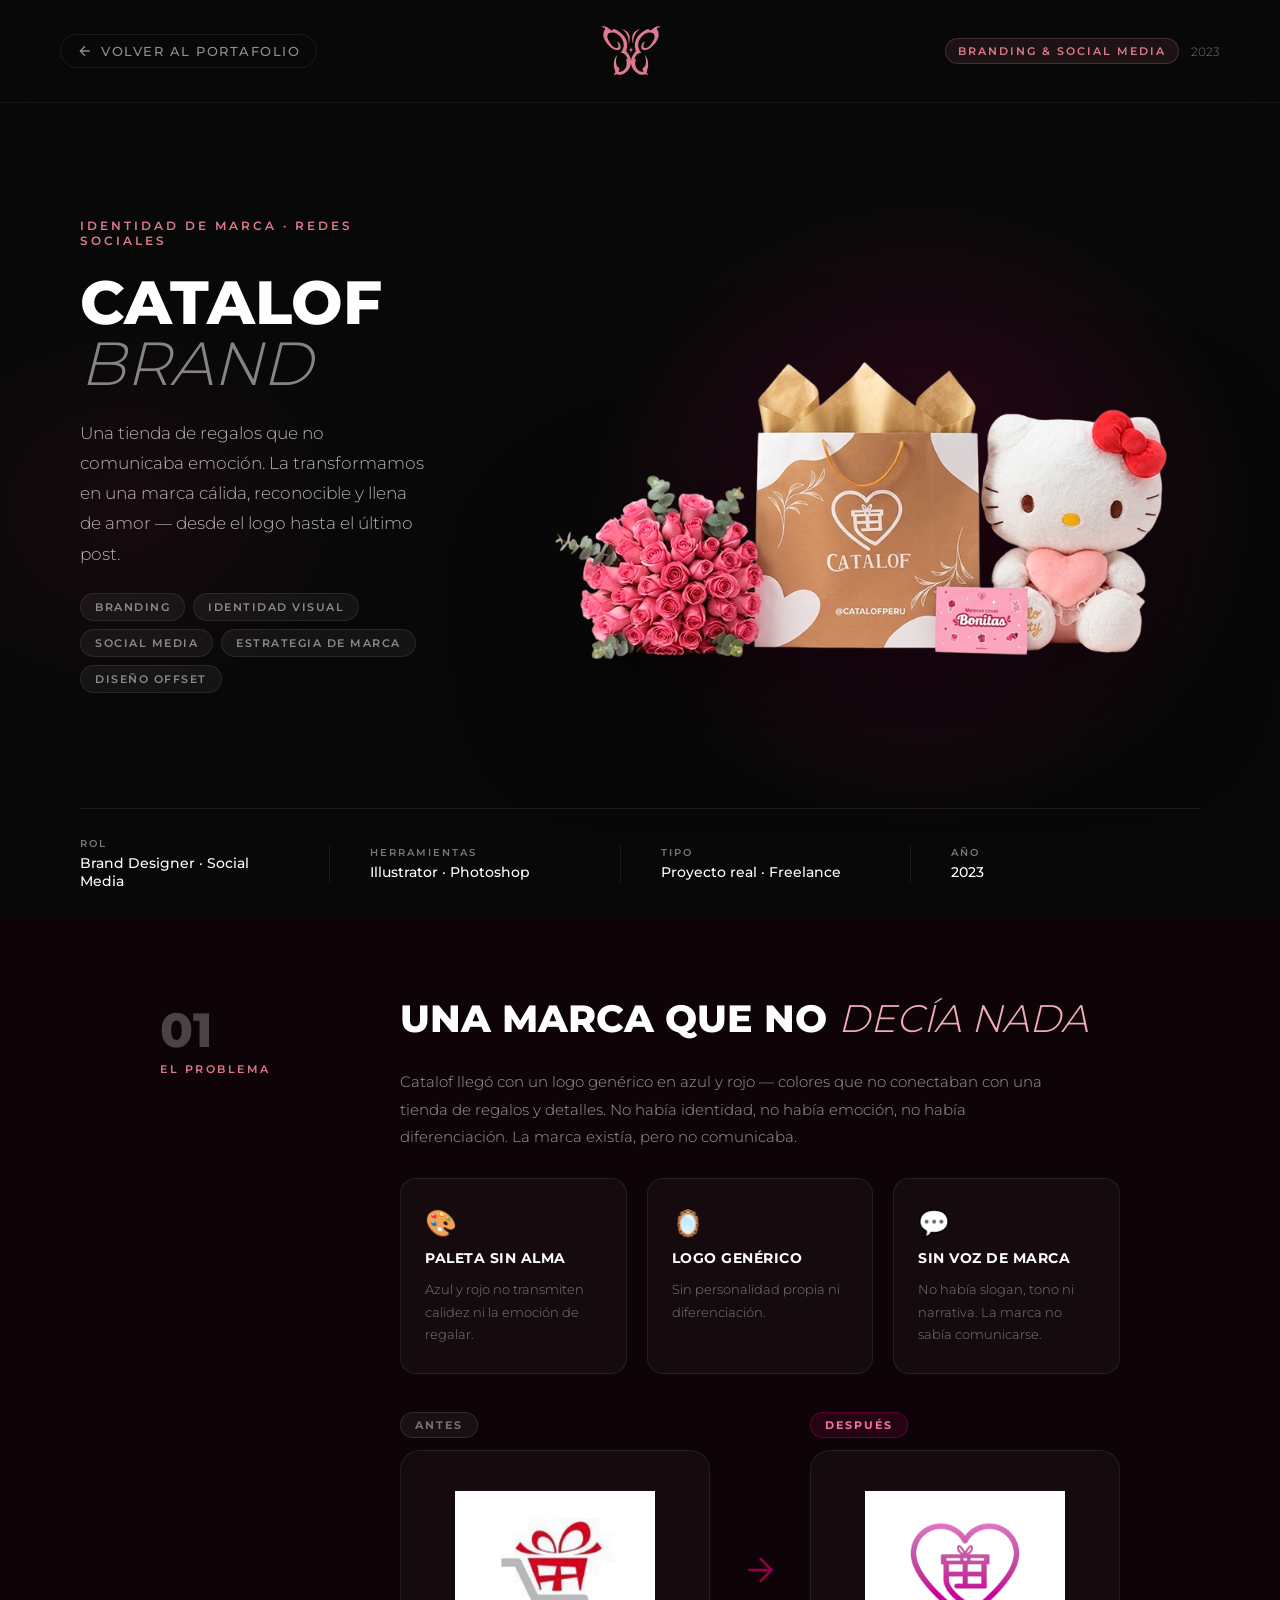
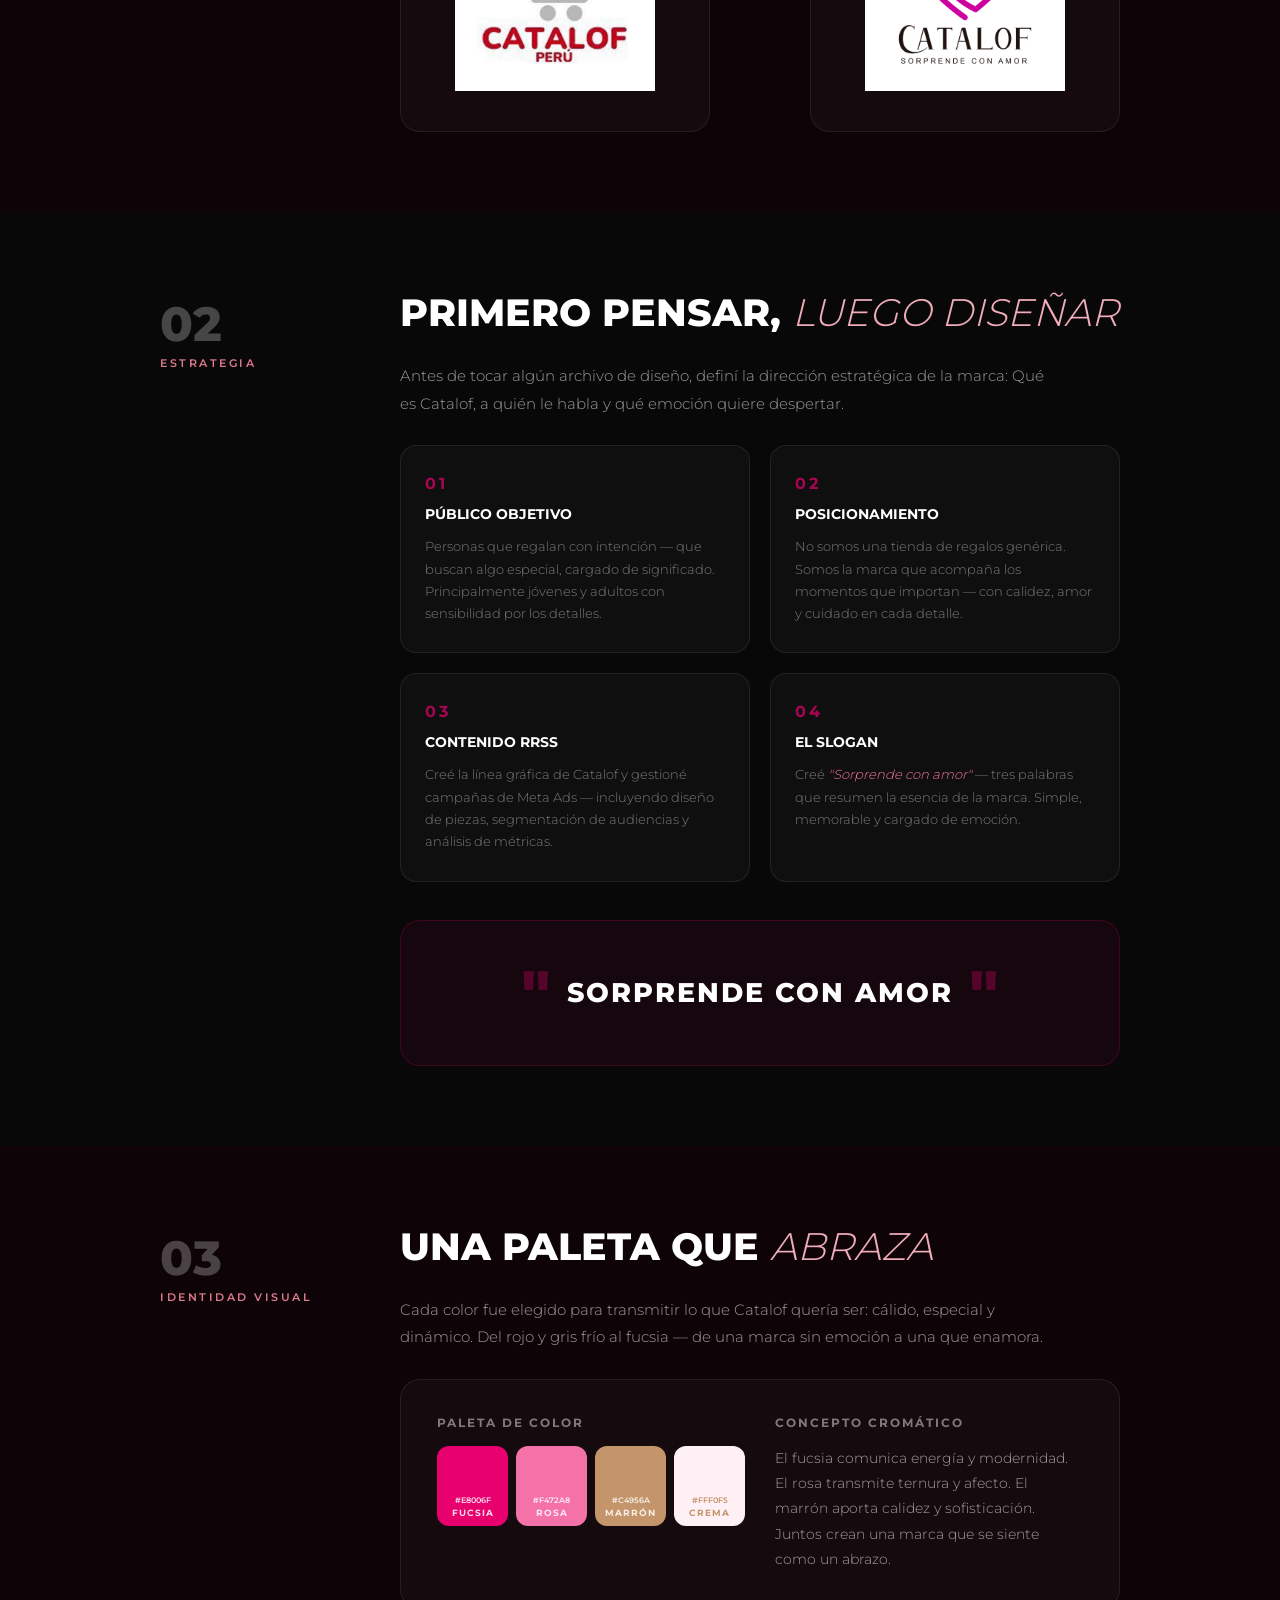
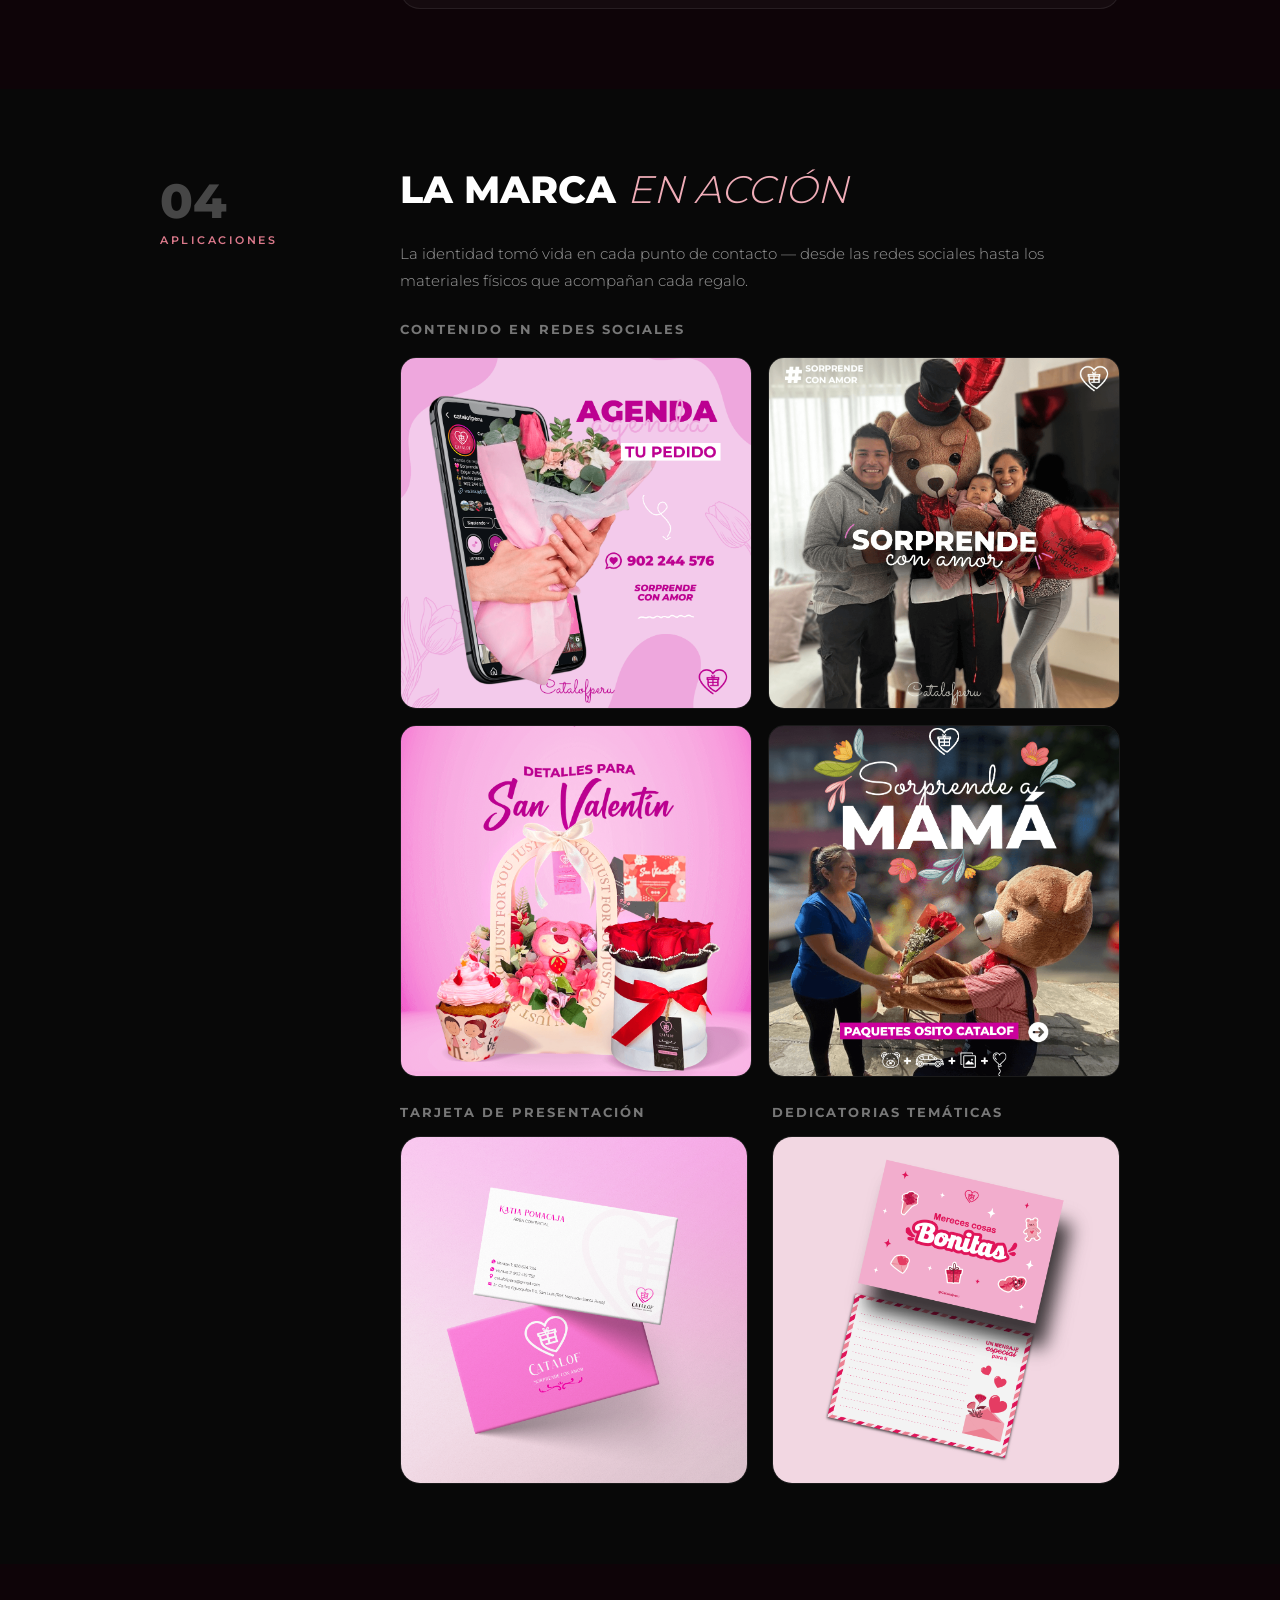
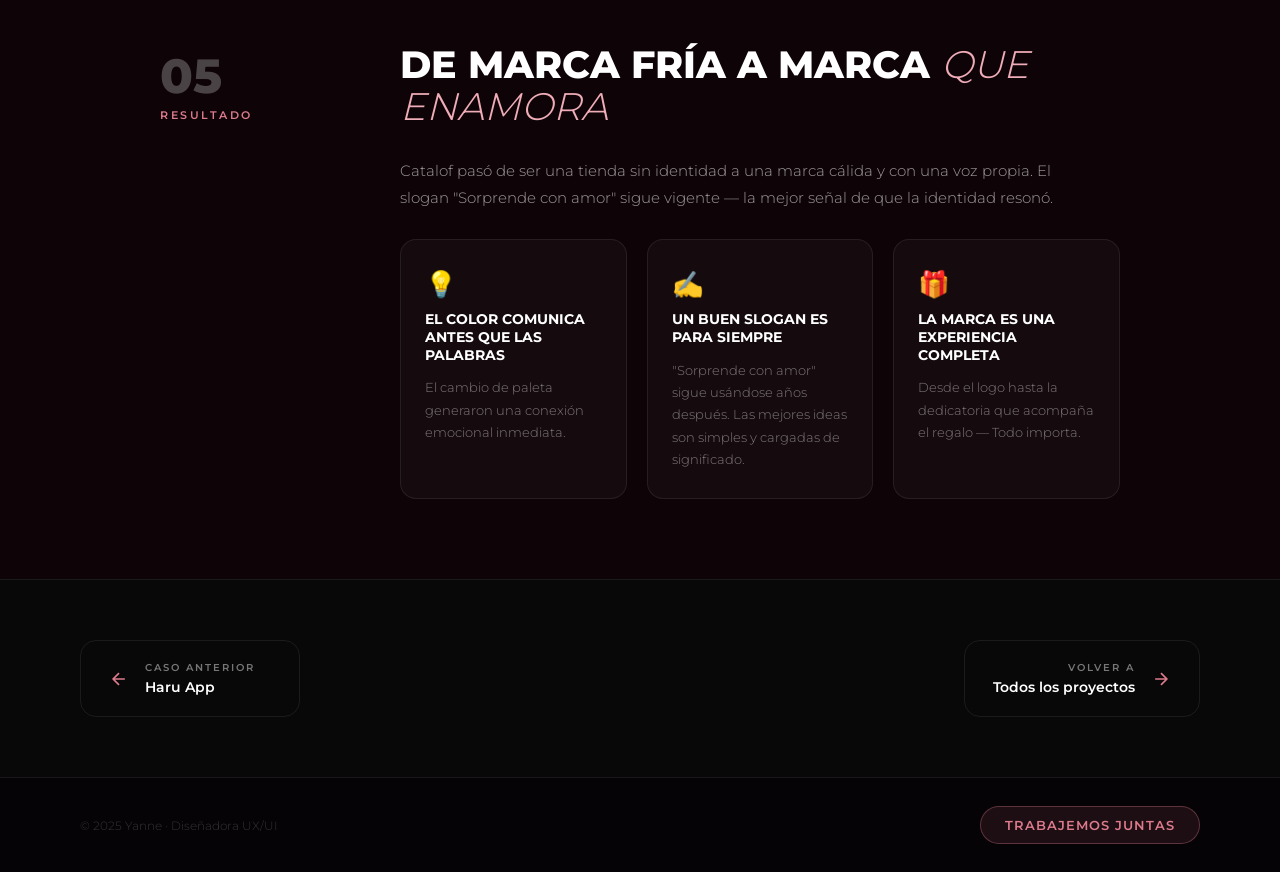
<file: caso-catalof/index.html>
<!DOCTYPE html>
<html lang="es">
<head>
  <meta charset="UTF-8">
  <meta name="viewport" content="width=device-width, initial-scale=1.0">
  <title>Catalof — Caso de Estudio</title>
  <link rel="stylesheet" href="style.css">
</head>
<body>

  <!-- HEADER -->
  <header id="caso-header">
    <div id="headerbar">
      <a href="../index.html" class="btn-volver">
        <svg width="16" height="16" viewBox="0 0 24 24" fill="none" stroke="currentColor" stroke-width="2">
          <path d="M19 12H5M12 5l-7 7 7 7"/>
        </svg>
        Volver al portafolio
      </a>
      <a href="#caso-hero" class="icono-header">
            <svg id="Capa_1" data-name="Capa 1" xmlns="http://www.w3.org/2000/svg" viewBox="0 0 1080 1080">
          <defs>
            <style>
              .cls-2 {
                fill: #DD7A8C;
              }
            </style>
          </defs>
          <title>icono-yanne</title>
          <path class="cls-2"
          d="M950.5,220.7a62.23,62.23,0,0,0-4.92-5.59,23.62,23.62,0,0,1-3.62-4.42c-19.77-32.8,62.85-40.66,62.85-40.66-26.66-18-68.48-12.81-104.15,7.38-4.7,2.66-11.09,8.14-18.46,14.32-15.92,13.36-36.38,30-54.12,28.6-23.6-1.87-8.24-24.67-8.11-24.84-18.28,4.82-36.45,10.87-55,20.12-35.47,20.31-72.44,43-101.75,77.57a325.42,325.42,0,0,0-25.74,32.42c-39.27,56.54-49.85,128.21-29.64,194l8,26c-20.07,18.55-35.94,39.65-48.3,60-36.71,60.58-38.88,136.24-4.37,198.1,23.66,42.42,60,79.75,111.27,98.41a47.46,47.46,0,0,0,7.81,2.14c1.87.53,2.9.74,2.9.74,23.31,5.31,47.24,3.08,62.53-3.48a36.72,36.72,0,0,1,14.22-2.92c28.77-.2,39.5,22.34,39.5,22.34s-.12-25.51-15.53-45.85c-.67-1-2.19-3.77-2.82-9.14a36.9,36.9,0,0,1,1.74-15.84c.36-1.1.73-2.16,1-3,.57-1.5,1.12-3,1.61-4.51,1.26-3.92,3.55-11.15,6-19.59l.09-.31q.88-3.06,1.8-6.29c0-.17.09-.34.14-.51.29-1,.57-2.05.85-3.08l0-.13c.29-1.06.57-2.12.86-3.19.05-.21.11-.42.16-.63.26-.95.5-1.9.75-2.85,0-.13.07-.26.1-.39.27-1.05.53-2.09.79-3.13.06-.23.11-.46.17-.69.21-.86.42-1.72.62-2.57l.15-.65c.24-1,.47-2,.69-3,0-.21.09-.41.14-.62.17-.81.35-1.61.51-2.4l.15-.73c.2-.94.38-1.87.56-2.78l.09-.48c.14-.77.27-1.53.4-2.27l.12-.68c.14-.87.27-1.72.39-2.53l0-.26q.15-1.09.27-2.13l.06-.6c.08-.75.15-1.48.19-2.17.94-14.65,12.93-121.89-57.87-178.65l-.09,0v0s0,0,0,0v.07a.08.08,0,0,1,0,0s0,0,0,.06,0,0,0,.06a.35.35,0,0,0,0,.08.53.53,0,0,0,.06.1l.06.09,0,.06s.07.11.12.17l.07.1.51.72.13.18.14.2.17.24.13.2.22.32.14.2c.07.12.15.23.23.36s.13.2.19.29.16.23.23.36l.19.29.26.42.22.36.27.43.23.4.28.47c.09.15.18.3.26.45l.29.51.26.46.32.59.27.49c.11.21.23.42.34.64l.31.6.33.63.34.66c.11.22.22.43.33.66l.35.71.35.72c.12.24.24.5.35.74l.38.79.38.83.37.81.39.87c.13.3.26.59.4.89l.39.9c.14.32.28.64.42,1l.41,1c.14.33.28.66.42,1l.44,1.07.42,1c.15.38.3.77.46,1.16L759,626c.16.41.32.84.48,1.26s.29.73.43,1.11l.48,1.29.42,1.12c.26.71.49,1.43.74,2.14s.55,1.57.81,2.37c.17.53.32,1.08.49,1.62.31,1,.62,2,.9,3.05.05.16.09.34.13.51.37,1.36.73,2.73,1.05,4.11,0,.08,0,.16,0,.23.33,1.42.64,2.84.92,4.26.19,1,.37,1.92.56,2.89.1.5.19,1,.29,1.51.3,1.58.59,3.18.88,4.8.59,4.31,1.09,8.71,1.54,13.13q.49,4.93.86,9.91c0,.58.1,1.16.14,1.74.08,1.33.14,2.66.21,4,.08,1.47.17,2.94.23,4.41.05,1.29.06,2.57.1,3.86,0,1.51.1,3,.11,4.52,0,1.28,0,2.54,0,3.81,0,1.51,0,3,0,4.53,0,1.19-.09,2.36-.13,3.54-.06,1.57-.1,3.15-.18,4.71-.07,1.28-.19,2.54-.29,3.81-.1,1.44-.19,2.89-.32,4.32a66.16,66.16,0,0,1-1,6.69c-.23,1.15-.49,2.32-.74,3.48-.11.49-.2,1-.32,1.47-.33,1.46-.69,2.93-1.06,4.4,0,.21-.09.41-.14.61-.35,1.38-.73,2.76-1.12,4.15-.08.31-.16.62-.25.93-.33,1.18-.7,2.38-1.06,3.58-.16.51-.3,1-.46,1.55-.41,1.29-.84,2.6-1.28,3.9l-.41,1.28q-.84,2.48-1.77,5l-.09.27c-.37,1-.76,2-1.15,3-.92,2.38-1.87,4.76-2.89,7.16a50.91,50.91,0,0,1-15.83,20.41l-.17.14a24.93,24.93,0,0,1-4.09,2.46c-.42.22-.91.47-1.45.77l0,0c-6.88,3.87-21.46,15.07-14.12,37.68,6.81,21,9.7,20.87,15.17,30-9.42-1.77-16.7.19-30.07-2.08a116.06,116.06,0,0,1-74.91-47.47c-13.8-19.77-21.06-43.53-24.17-67.44-2.47-19,2-46.16,6.57-67.94,1.94-5.69,3.61-11,4.69-15.71-.41.07-.85.17-1.3.27,0-.08,0-.18.06-.27a20.37,20.37,0,0,0-6,2.19,97.8,97.8,0,0,0-18.71,9.92c3.2-25,12.64-45.3,27.69-67.16q4-5.82,8.23-10.86c12.29-14.64,26.1-24.19,42.66-27.79a159,159,0,0,1,35.52.56h0a132.38,132.38,0,0,1-29.06-33.13s-20-36.28-22.62-56.46C636.7,389.76,710.14,278,797.33,257.78c93.14-21.58,132.44,38.47,90.47,114.63-1.17,2.12-2.34,4.25-3.42,6.42C875.15,397.32,820.47,501.41,761.61,495c-65.24-7.11-4.73-101.9-4.73-101.9s-60.74,15.08-57.17,91.13A41.59,41.59,0,0,0,732.19,523C833.35,545.6,929.85,398.18,929.85,398.18c31.23-51.42,46.08-99,31.59-155.12a60.5,60.5,0,0,0-10.83-22.22Z" />
          <path class="cls-2"
          d="M129.5,220.7a62.23,62.23,0,0,1,4.92-5.59,23.62,23.62,0,0,0,3.62-4.42C157.81,177.89,75.19,170,75.19,170c26.66-18,68.48-12.81,104.15,7.38,4.7,2.66,11.09,8.14,18.46,14.32,15.92,13.36,36.38,30,54.12,28.6,23.6-1.87,8.24-24.67,8.11-24.84,18.28,4.82,36.45,10.87,55,20.12,35.47,20.31,72.44,43,101.75,77.57a325.42,325.42,0,0,1,25.74,32.42c39.27,56.54,49.85,128.21,29.64,194l-8,26c20.07,18.55,35.94,39.65,48.3,60,36.71,60.58,38.88,136.24,4.37,198.1-23.66,42.42-60,79.75-111.27,98.41a47.46,47.46,0,0,1-7.81,2.14c-1.87.53-2.9.74-2.9.74-23.31,5.31-47.24,3.08-62.53-3.48a36.72,36.72,0,0,0-14.22-2.92c-28.77-.2-39.5,22.34-39.5,22.34s.12-25.51,15.53-45.85c.67-1,2.19-3.77,2.82-9.14a36.9,36.9,0,0,0-1.74-15.84c-.36-1.1-.73-2.16-1-3-.57-1.5-1.12-3-1.61-4.51-1.26-3.92-3.55-11.15-6-19.59l-.09-.31q-.89-3.06-1.8-6.29c-.05-.17-.09-.34-.14-.51-.29-1-.57-2.05-.85-3.08l0-.13c-.29-1.06-.57-2.12-.86-3.19-.05-.21-.11-.42-.16-.63-.26-.95-.5-1.9-.75-2.85,0-.13-.07-.26-.1-.39-.27-1.05-.53-2.09-.79-3.13-.06-.23-.11-.46-.17-.69-.21-.86-.42-1.72-.62-2.57l-.15-.65c-.24-1-.47-2-.69-3,0-.21-.09-.41-.14-.62-.17-.81-.35-1.61-.51-2.4l-.15-.73c-.2-.94-.38-1.87-.56-2.78l-.09-.48c-.14-.77-.27-1.53-.4-2.27l-.12-.68c-.14-.87-.27-1.72-.39-2.53l0-.26q-.15-1.09-.27-2.13l-.06-.6c-.08-.75-.15-1.48-.19-2.17-.94-14.65-12.93-121.89,57.87-178.65l.09,0v0s0,0,0,0v.07a.08.08,0,0,0,0,0s0,0,0,.06,0,0,0,.06a.35.35,0,0,1-.05.08.53.53,0,0,1-.06.1l-.06.09,0,.06s-.07.11-.12.17l-.07.1-.51.72-.13.18-.14.2-.17.24-.13.2-.22.32-.14.2c-.07.12-.15.23-.23.36s-.13.2-.19.29-.16.23-.23.36l-.19.29-.26.42-.22.36-.27.43-.23.4-.28.47c-.09.15-.18.3-.26.45l-.29.51-.26.46-.32.59-.27.49c-.11.21-.23.42-.34.64l-.31.6-.33.63-.34.66-.33.66-.35.71-.35.72c-.12.24-.24.5-.35.74l-.38.79-.38.83-.37.81-.39.87c-.13.3-.26.59-.4.89l-.39.9c-.14.32-.28.64-.42,1l-.41,1c-.14.33-.28.66-.42,1l-.44,1.07-.42,1c-.15.38-.3.77-.46,1.16L321,626c-.16.41-.32.84-.48,1.26s-.29.73-.43,1.11-.32.86-.48,1.29l-.42,1.12c-.26.71-.49,1.43-.74,2.14s-.55,1.57-.81,2.37c-.17.53-.32,1.08-.49,1.62-.31,1-.62,2-.9,3.05-.05.16-.09.34-.13.51-.37,1.36-.73,2.73-1,4.11,0,.08,0,.16-.05.23-.33,1.42-.64,2.84-.92,4.26-.19,1-.37,1.92-.56,2.89-.1.5-.19,1-.29,1.51-.3,1.58-.59,3.18-.88,4.8-.59,4.31-1.09,8.71-1.54,13.13q-.49,4.93-.86,9.91c0,.58-.1,1.16-.14,1.74-.08,1.33-.14,2.66-.21,4-.08,1.47-.17,2.94-.23,4.41-.05,1.29-.06,2.57-.1,3.86,0,1.51-.1,3-.11,4.52,0,1.28,0,2.54,0,3.81,0,1.51,0,3,0,4.53,0,1.19.09,2.36.13,3.54.06,1.57.1,3.15.18,4.71.07,1.28.19,2.54.29,3.81.1,1.44.19,2.89.32,4.32a66.16,66.16,0,0,0,1,6.69c.23,1.15.49,2.32.74,3.48.11.49.2,1,.32,1.47.33,1.46.69,2.93,1.06,4.4.05.21.09.41.14.61.35,1.38.73,2.76,1.12,4.15.08.31.16.62.25.93.33,1.18.7,2.38,1.06,3.58.16.51.3,1,.46,1.55.41,1.29.84,2.6,1.28,3.9l.41,1.28q.84,2.48,1.77,5l.09.27c.37,1,.76,2,1.15,3,.92,2.38,1.87,4.76,2.89,7.16a50.91,50.91,0,0,0,15.83,20.41l.17.14a24.93,24.93,0,0,0,4.09,2.46c.42.22.91.47,1.45.77l0,0c6.88,3.87,21.46,15.07,14.12,37.68-6.81,21-9.7,20.87-15.17,30,9.42-1.77,16.7.19,30.07-2.08a116.06,116.06,0,0,0,74.91-47.47c13.8-19.77,21.06-43.53,24.17-67.44,2.47-19-2-46.16-6.57-67.94-1.94-5.69-3.61-11-4.69-15.71.41.07.85.17,1.3.27,0-.08,0-.18-.06-.27a20.37,20.37,0,0,1,6,2.19,97.8,97.8,0,0,1,18.71,9.92c-3.2-25-12.64-45.3-27.69-67.16q-4-5.82-8.23-10.86c-12.29-14.64-26.1-24.19-42.66-27.79a159,159,0,0,0-35.52.56h0a132.38,132.38,0,0,0,29.06-33.13s20-36.28,22.62-56.46c17.58-90.29-55.86-202.07-143-222.27-93.14-21.58-132.44,38.47-90.47,114.63,1.17,2.12,2.34,4.25,3.42,6.42,9.23,18.49,63.91,122.58,122.77,116.16,65.24-7.11,4.73-101.9,4.73-101.9s60.74,15.08,57.17,91.13A41.59,41.59,0,0,1,347.81,523C246.65,545.6,150.15,398.18,150.15,398.18c-31.23-51.42-46.08-99-31.59-155.12a60.5,60.5,0,0,1,10.83-22.22Z" />
          <path class="cls-2" d="M575,435.49S559.2,270.45,679.75,203C679.75,203,506.14,226,575,435.49Z" />
          <path class="cls-2" d="M505,435.49S520.8,270.45,400.25,203C400.25,203,573.86,226,505,435.49Z" />
          <path class="cls-2"
          d="M496,522.59s22.49-1.85,31.25-9.9c9.3-8.56,10.3-23.16,12.77-45.84.94-.86-.55,25.21,10.29,43.46,5.62,9.47,34.87,11.69,34.39,12.28,0,0-24.8,2-33.73,11.5s-11.11,44-11.11,44-1.73-34.27-10.95-43.79C518.94,523.91,496,522.59,496,522.59Z" />
        </svg>
      </a>
      <div class="header-meta">
        <span class="caso-tag">Branding & Social Media</span>
        <span class="caso-año">2023</span>
      </div>
    </div>
  </header>

  <!-- HERO -->
  <section id="caso-hero">
    <div class="caso-hero-content">
      <div class="caso-hero-left">
        <span class="label">Identidad de marca · Redes sociales</span>
        <h1>Catalof <em>Brand</em></h1>
        <p class="caso-desc">Una tienda de regalos que no comunicaba emoción. La transformamos en una marca cálida, reconocible y llena de amor — desde el logo hasta el último post.</p>
        <div class="caso-tags">
          <span>Branding</span>
          <span>Identidad Visual</span>
          <span>Social Media</span>
          <span>Estrategia de Marca</span>
          <span>Diseño Offset</span>
        </div>
      </div>
      <div class="caso-hero-right">
        <img src="imagenes/catalof-hero.png" alt="Catalof branding mockup">
      </div>
    </div>
    <div class="caso-meta-bar">
      <div class="meta-item">
        <span class="meta-label">Rol</span>
        <span class="meta-value">Brand Designer · Social Media</span>
      </div>
      <div class="meta-divider"></div>
      <div class="meta-item">
        <span class="meta-label">Herramientas</span>
        <span class="meta-value">Illustrator · Photoshop</span>
      </div>
      <div class="meta-divider"></div>
      <div class="meta-item">
        <span class="meta-label">Tipo</span>
        <span class="meta-value">Proyecto real · Freelance</span>
      </div>
      <div class="meta-divider"></div>
      <div class="meta-item">
        <span class="meta-label">Año</span>
        <span class="meta-value">2023</span>
      </div>
    </div>
  </section>

  <!-- 01 EL PROBLEMA -->
  <section class="caso-seccion seccion-alt" id="problema">
    <div class="seccion-inner">
      <div class="seccion-label">
        <span class="num">01</span>
        <span class="label">El Problema</span>
      </div>
      <div class="seccion-contenido reveal">
        <h2>Una marca que no <em>decía nada</em></h2>
        <p>Catalof llegó con un logo genérico en azul y rojo — colores que no conectaban con una tienda de regalos y detalles. No había identidad, no había emoción, no había diferenciación. La marca existía, pero no comunicaba.</p>

        <div class="insight-cards">
          <div class="insight-card reveal">
            <div class="insight-icon">🎨</div>
            <h4>Paleta sin alma</h4>
            <p>Azul y rojo no transmiten calidez ni la emoción de regalar.</p>
          </div>
          <div class="insight-card reveal">
            <div class="insight-icon">🪞</div>
            <h4>Logo genérico</h4>
            <p>Sin personalidad propia ni diferenciación.</p>
          </div>
          <div class="insight-card reveal">
            <div class="insight-icon">💬</div>
            <h4>Sin voz de marca</h4>
            <p>No había slogan, tono ni narrativa. La marca no sabía comunicarse.</p>
          </div>
        </div>

        <!-- Antes / Después logo -->
        <div class="antes-despues">
          <div class="ad-item">
            <div class="ad-tag antes">Antes</div>
            <div class="ad-catalof">
              <img src="imagenes/catalof-logo-antes.png" alt="Logo anterior Catalof">
            </div>
          </div>
          <div class="ad-flecha">
            <svg width="40" height="40" viewBox="0 0 24 24" fill="none" stroke="currentColor" stroke-width="1.5">
              <path d="M5 12h14M12 5l7 7-7 7"/>
            </svg>
          </div>
          <div class="ad-item">
            <div class="ad-tag despues">Después</div>
            <div class="ad-catalof">
              <img src="imagenes/catalof-logo-despues.png" alt="Logo nuevo Catalof">
            </div>
          </div>
        </div>

      </div>
    </div>
  </section>

  <!-- 02 ESTRATEGIA -->
  <section class="caso-seccion" id="estrategia">
    <div class="seccion-inner">
      <div class="seccion-label">
        <span class="num">02</span>
        <span class="label">Estrategia</span>
      </div>
      <div class="seccion-contenido reveal">
        <h2>Primero pensar, <em>luego diseñar</em></h2>
        <p>Antes de tocar algún archivo de diseño, definí la dirección estratégica de la marca: Qué es Catalof, a quién le habla y qué emoción quiere despertar.</p>

        <div class="estrategia-grid">
          <div class="estrategia-item reveal">
            <div class="estrategia-num">01</div>
            <h4>Público objetivo</h4>
            <p>Personas que regalan con intención — que buscan algo especial, cargado de significado. Principalmente jóvenes y adultos con sensibilidad por los detalles.</p>
          </div>
          <div class="estrategia-item reveal">
            <div class="estrategia-num">02</div>
            <h4>Posicionamiento</h4>
            <p>No somos una tienda de regalos genérica. Somos la marca que acompaña los momentos que importan — con calidez, amor y cuidado en cada detalle.</p>
          </div>
          <div class="estrategia-item reveal">
            <div class="estrategia-num">03</div>
            <h4>Contenido RRSS</h4>
         <p>Creé la línea gráfica de Catalof y gestioné campañas de Meta Ads — incluyendo diseño de piezas, segmentación de audiencias y análisis de métricas.</p>
          </div>
          <div class="estrategia-item reveal">
            <div class="estrategia-num">04</div>
            <h4>El slogan</h4>
            <p>Creé <em>"Sorprende con amor"</em> — tres palabras que resumen la esencia de la marca. Simple, memorable y cargado de emoción.</p>
          </div>
        </div>

        <div class="slogan-destacado reveal">
          <span class="slogan-comilla">"</span>
          <span class="slogan-texto">Sorprende con amor</span>
          <span class="slogan-comilla">"</span>
        </div>

      </div>
    </div>
  </section>

  <!-- 03 IDENTIDAD VISUAL -->
  <section class="caso-seccion seccion-alt" id="identidad">
    <div class="seccion-inner">
      <div class="seccion-label">
        <span class="num">03</span>
        <span class="label">Identidad Visual</span>
      </div>
      <div class="seccion-contenido reveal">
        <h2>Una paleta que <em>abraza</em></h2>
        <p>Cada color fue elegido para transmitir lo que Catalof quería ser: cálido, especial y dinámico. Del rojo y gris frío al fucsia — de una marca sin emoción a una que enamora.</p>

        <div class="sistema-visual">
          <div class="sv-col">
            <h4>Paleta de color</h4>
            <div class="paleta">
              <div class="color-chip" style="background:#E8006F;">
                <span>#E8006F</span>
                <span class="color-nombre">Fucsia</span>
              </div>
              <div class="color-chip" style="background:#F472A8;">
                <span>#F472A8</span>
                <span class="color-nombre">Rosa</span>
              </div>
              <div class="color-chip" style="background:#C4956A;">
                <span>#C4956A</span>
                <span class="color-nombre">Marrón</span>
              </div>
              <div class="color-chip" style="background:#FFF0F5;">
                <span style="color:#C4956A">#FFF0F5</span>
                <span class="color-nombre" style="color:#C4956A">Crema</span>
              </div>
            </div>
          </div>
          <div class="sv-col">
            <h4>Concepto cromático</h4>
            <p class="sv-desc">El fucsia comunica energía y modernidad. El rosa transmite ternura y afecto. El marrón aporta calidez y sofisticación. Juntos crean una marca que se siente como un abrazo.</p>
          </div>
        </div>

      </div>
    </div>
  </section>

  <!-- 04 APLICACIONES -->
  <section class="caso-seccion" id="aplicaciones">
    <div class="seccion-inner">
      <div class="seccion-label">
        <span class="num">04</span>
        <span class="label">Aplicaciones</span>
      </div>
      <div class="seccion-contenido reveal">
        <h2>La marca <em>en acción</em></h2>
        <p>La identidad tomó vida en cada punto de contacto — desde las redes sociales hasta los materiales físicos que acompañan cada regalo.</p>

        <!-- Posts redes -->
        <div class="aplicaciones-grupo reveal">
          <h3 class="grupo-titulo">Contenido en redes sociales</h3>
          <div class="posts-grid">
            <div class="post-item">
              <img src="imagenes/catalof-post1.png" alt="Post Catalof">
            </div>
            <div class="post-item">
              <img src="imagenes/catalof-post2.png" alt="Post Catalof">
            </div>
            <div class="post-item">
              <img src="imagenes/catalof-post3.png" alt="Post Catalof">
            </div>
            <div class="post-item">
              <img src="imagenes/catalof-post4.png" alt="Post Catalof">
            </div>
          </div>
        </div>

        <!-- Tarjeta + dedicatorias -->
        <div class="aplicaciones-duo reveal">
          <div class="aplicacion-item">
            <h3 class="grupo-titulo">Tarjeta de presentación</h3>
            <div class="mockup-frame">
              <img src="imagenes/catalof-tarjeta.png" alt="Tarjeta de presentación Catalof">
            </div>
          </div>
          <div class="aplicacion-item">
            <h3 class="grupo-titulo">Dedicatorias temáticas</h3>
            <div class="mockup-frame">
              <img src="imagenes/catalof-dedicatorias.png" alt="Dedicatorias Catalof">
            </div>
          </div>
        </div>

      </div>
    </div>
  </section>

  <!-- 05 RESULTADO -->
  <section class="caso-seccion seccion-alt" id="resultado">
    <div class="seccion-inner">
      <div class="seccion-label">
        <span class="num">05</span>
        <span class="label">Resultado</span>
      </div>
      <div class="seccion-contenido reveal">
        <h2>De marca fría a marca <em>que enamora</em></h2>
        <p>Catalof pasó de ser una tienda sin identidad a una marca cálida y con una voz propia. El slogan "Sorprende con amor" sigue vigente — la mejor señal de que la identidad resonó.</p>

        <div class="reflexion-grid">
          <div class="reflexion-item reveal">
            <div class="ref-icon">💡</div>
            <h4>El color comunica antes que las palabras</h4>
            <p>El cambio de paleta generaron una conexión emocional inmediata.</p>
          </div>
          <div class="reflexion-item reveal">
            <div class="ref-icon">✍️</div>
            <h4>Un buen slogan es para siempre</h4>
            <p>"Sorprende con amor" sigue usándose años después. Las mejores ideas son simples y cargadas de significado.</p>
          </div>
          <div class="reflexion-item reveal">
            <div class="ref-icon">🎁</div>
            <h4>La marca es una experiencia completa</h4>
            <p>Desde el logo hasta la dedicatoria que acompaña el regalo — Todo importa.</p>
          </div>
        </div>

      </div>
    </div>
  </section>

  <!-- NAVEGACIÓN -->
  <nav id="navegacion-casos">
    <a href="../caso-haru/index.html" class="nav-caso">
      <svg width="20" height="20" viewBox="0 0 24 24" fill="none" stroke="currentColor" stroke-width="2">
        <path d="M19 12H5M12 5l-7 7 7 7"/>
      </svg>
      <div>
        <span class="nav-label">Caso anterior</span>
        <span class="nav-titulo">Haru App</span>
      </div>
    </a>
    <a href="../#proyectos" class="nav-caso siguiente">
      <div>
        <span class="nav-label">Volver a</span>
        <span class="nav-titulo">Todos los proyectos</span>
      </div>
      <svg width="20" height="20" viewBox="0 0 24 24" fill="none" stroke="currentColor" stroke-width="2">
        <path d="M5 12h14M12 5l7 7-7 7"/>
      </svg>
    </a>
  </nav>

  <!-- FOOTER -->
  <footer id="caso-footer">
    <div class="footer-inner">
      <p>© 2025 Yanne · Diseñadora UX/UI</p>
      <a href="../index.html#contacto" class="btn-contacto">Trabajemos juntas</a>
    </div>
  </footer>

  <script src="script.js"></script>
</body>
</html>
</file>
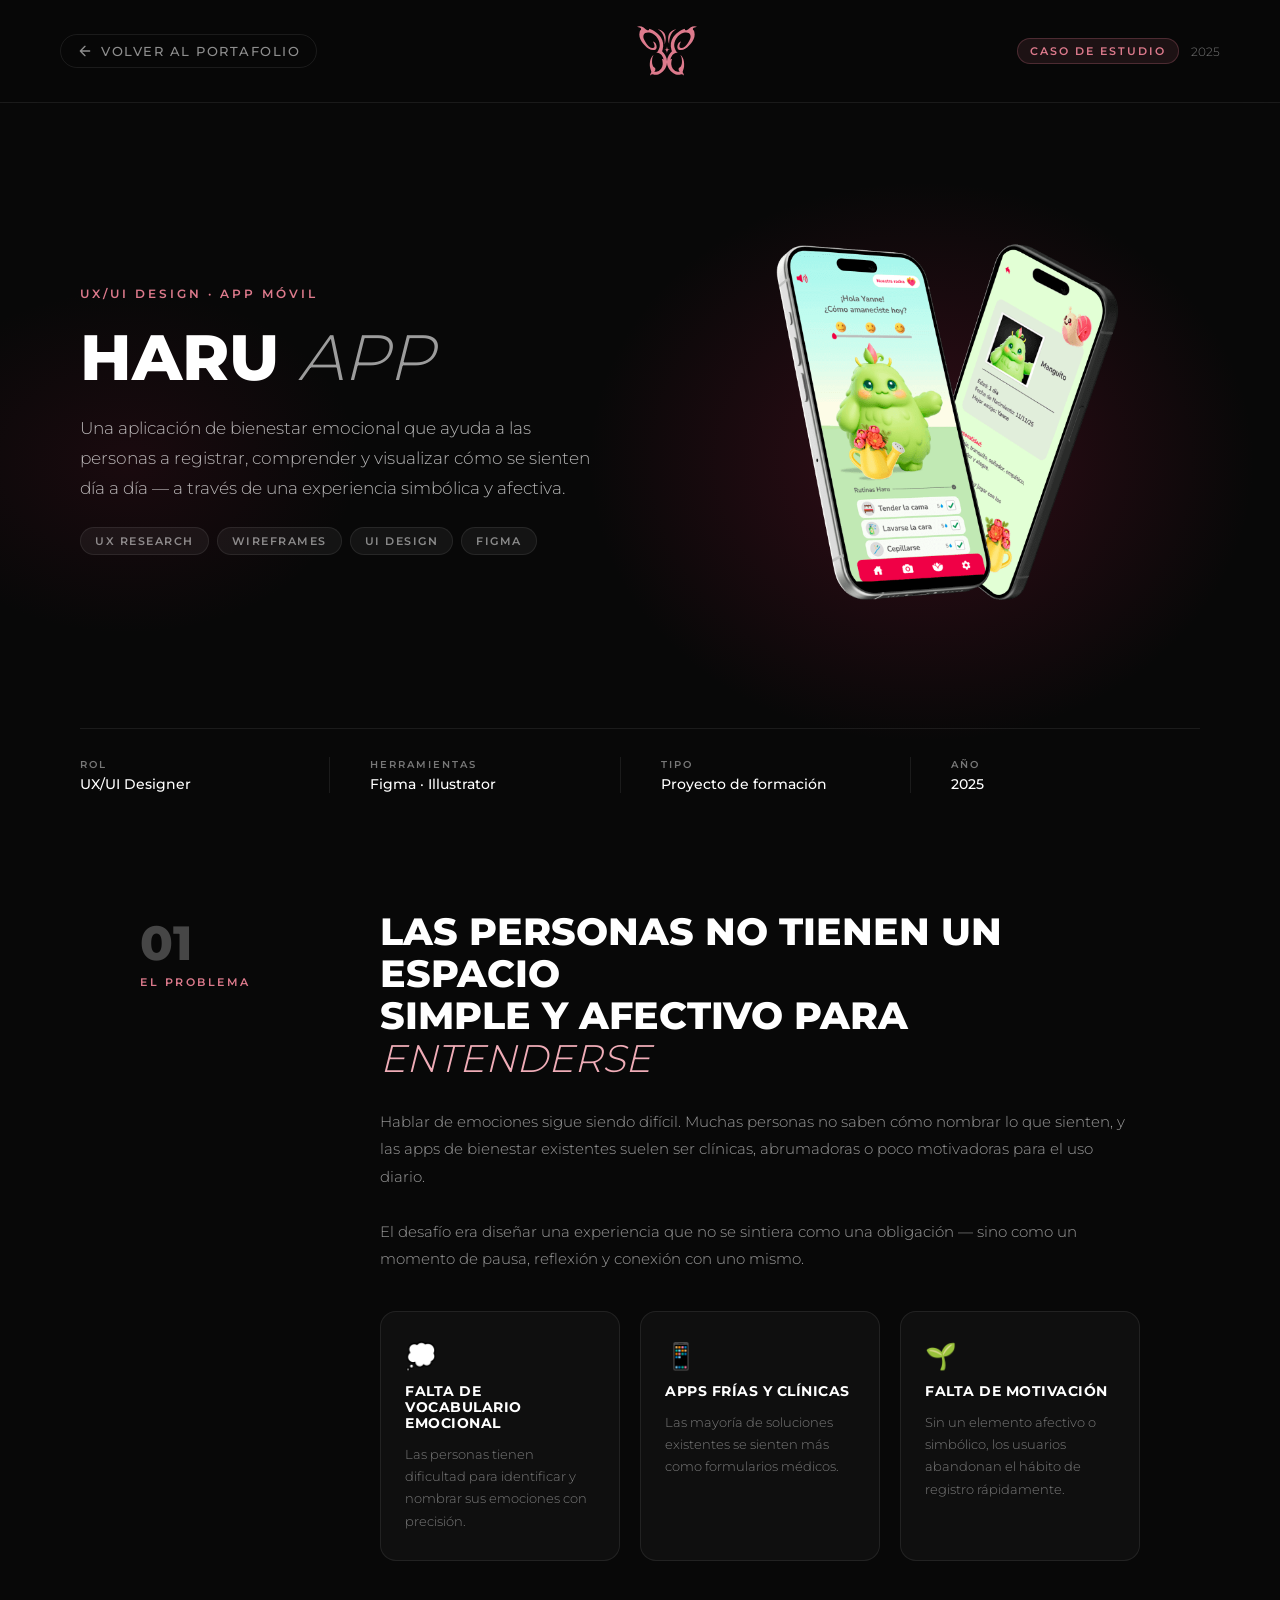
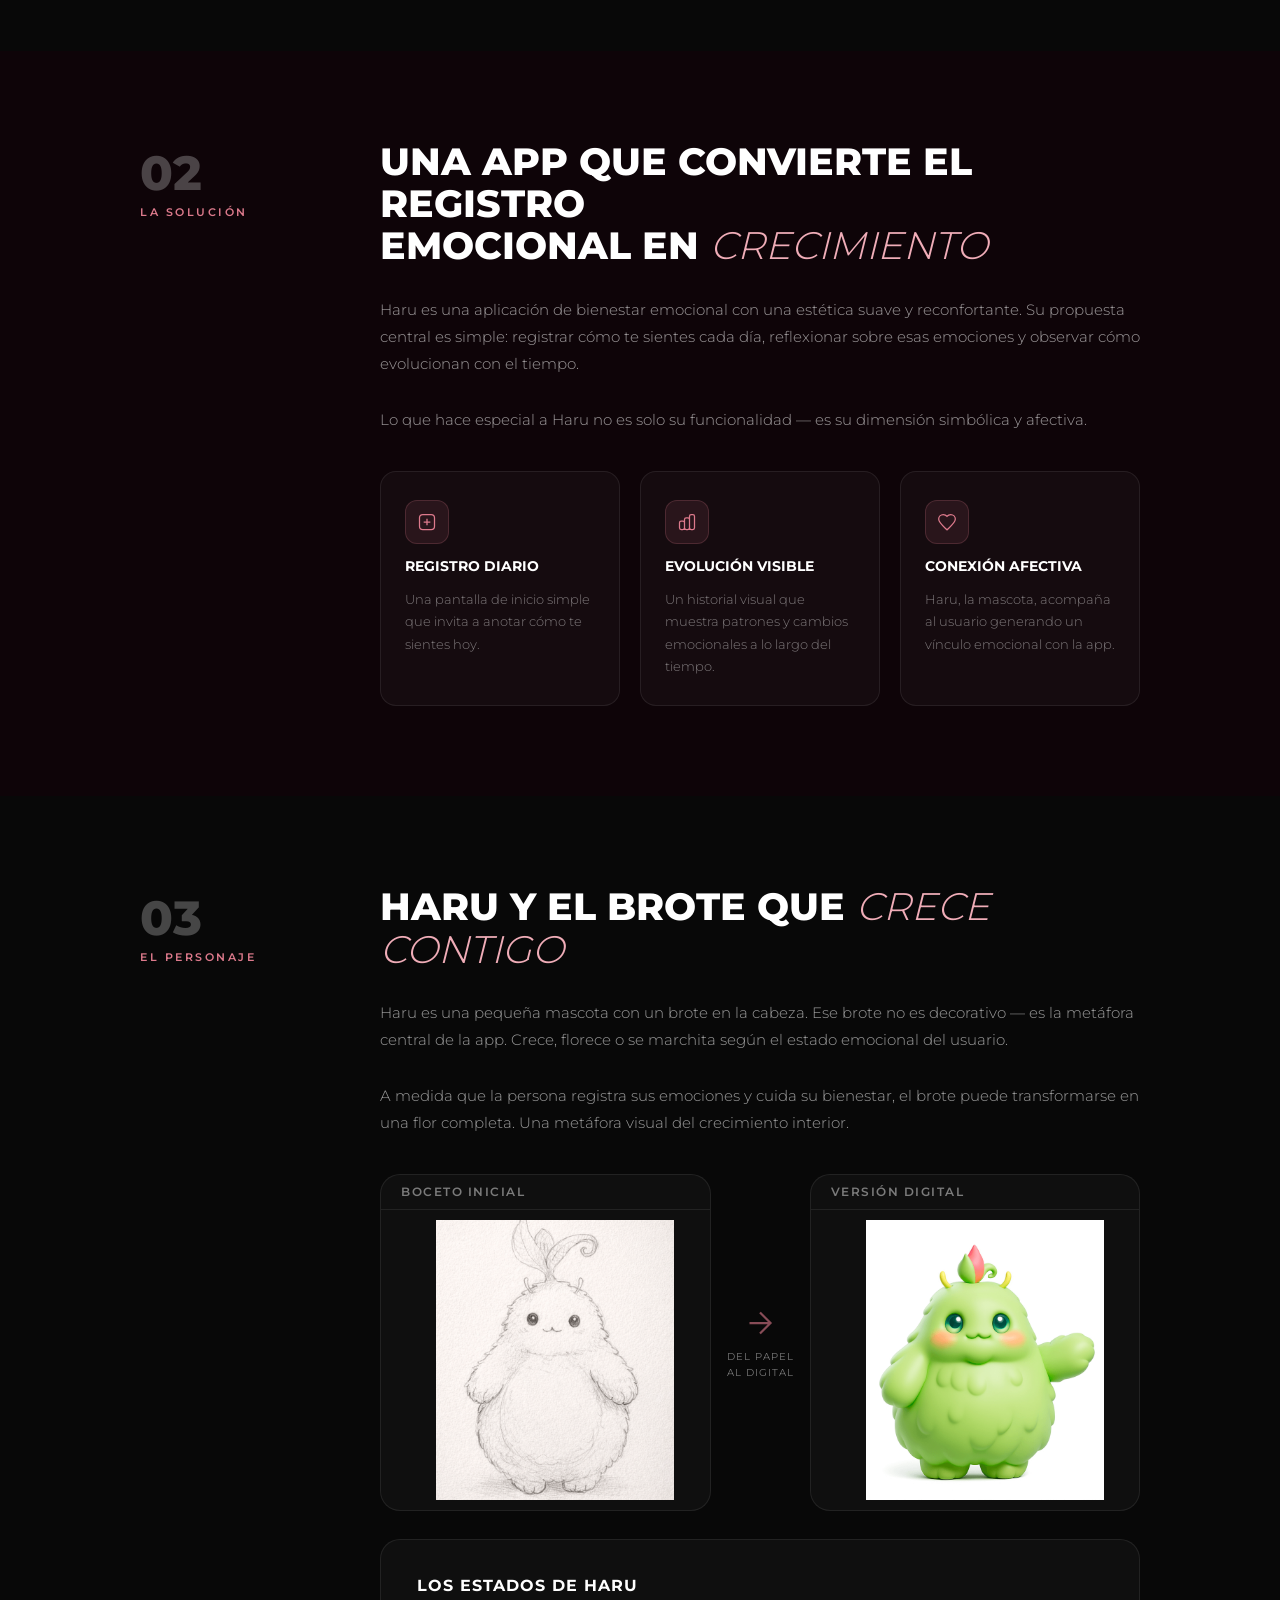
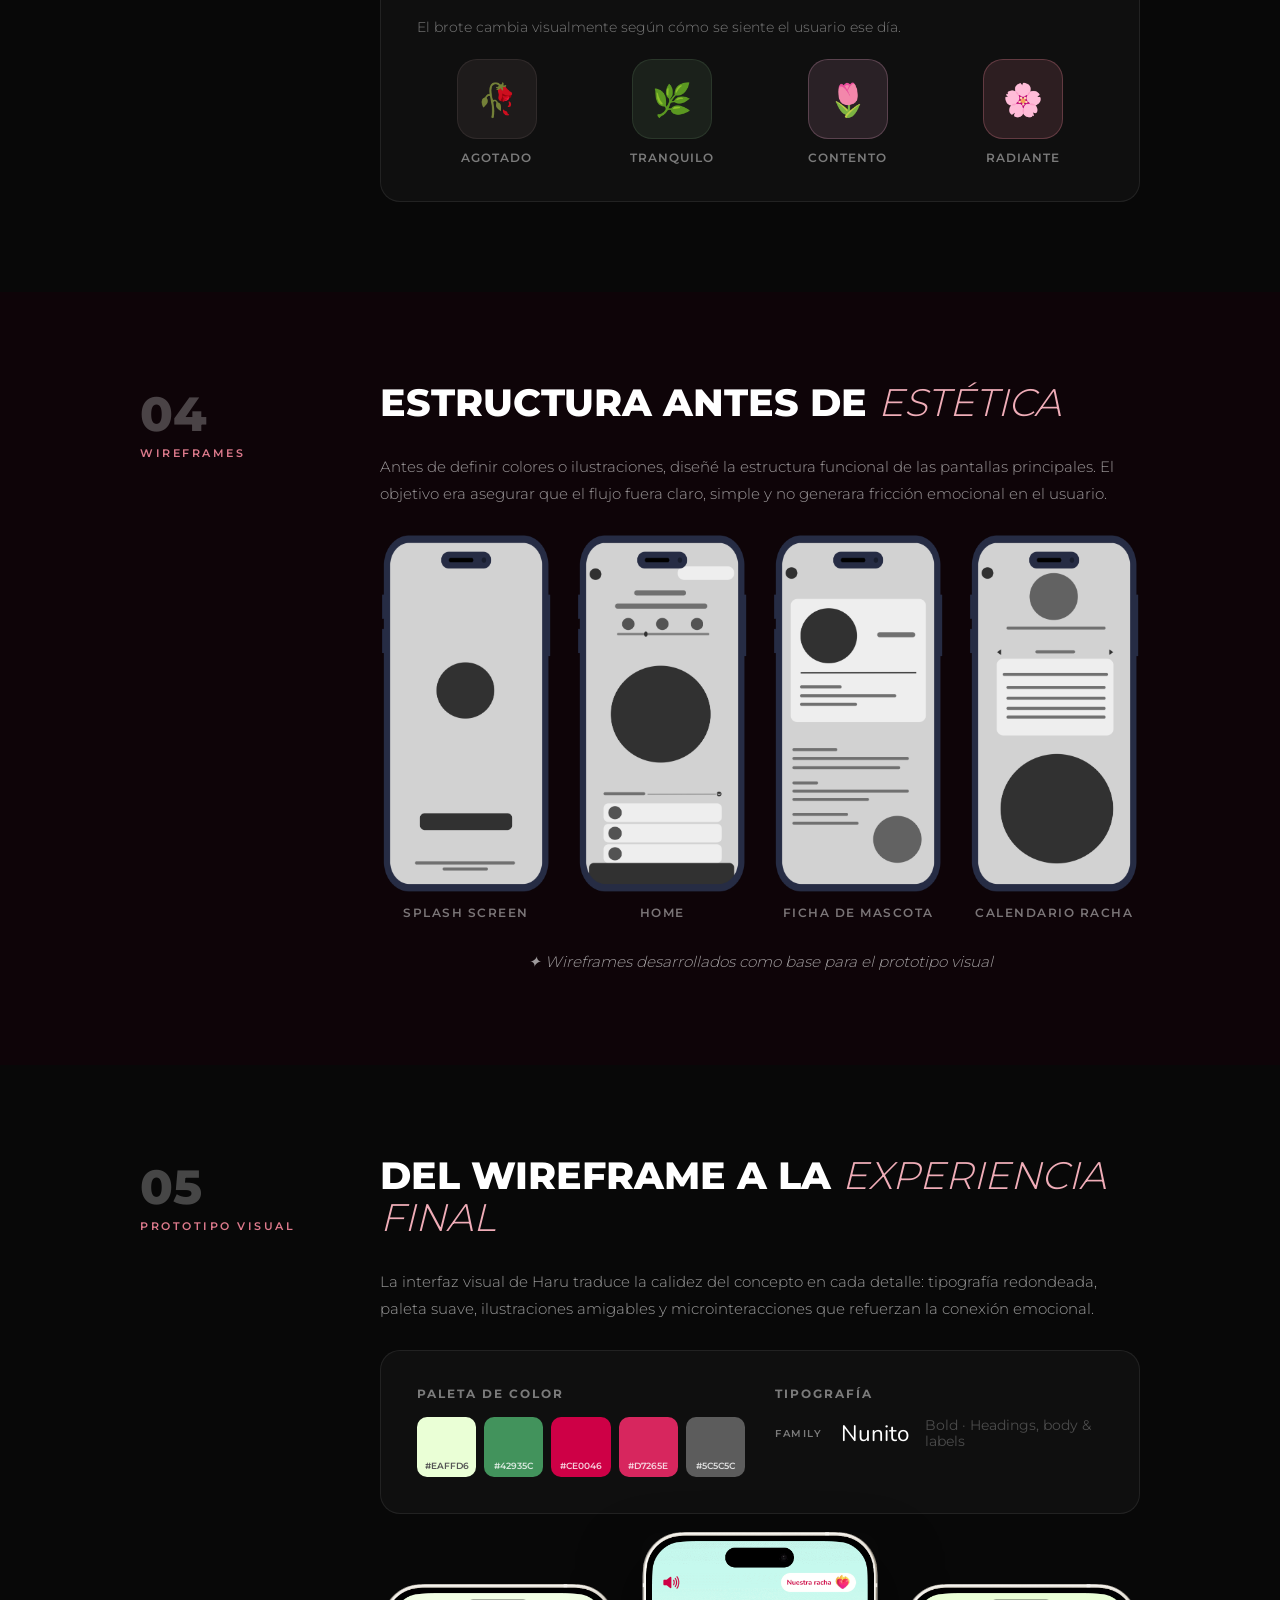
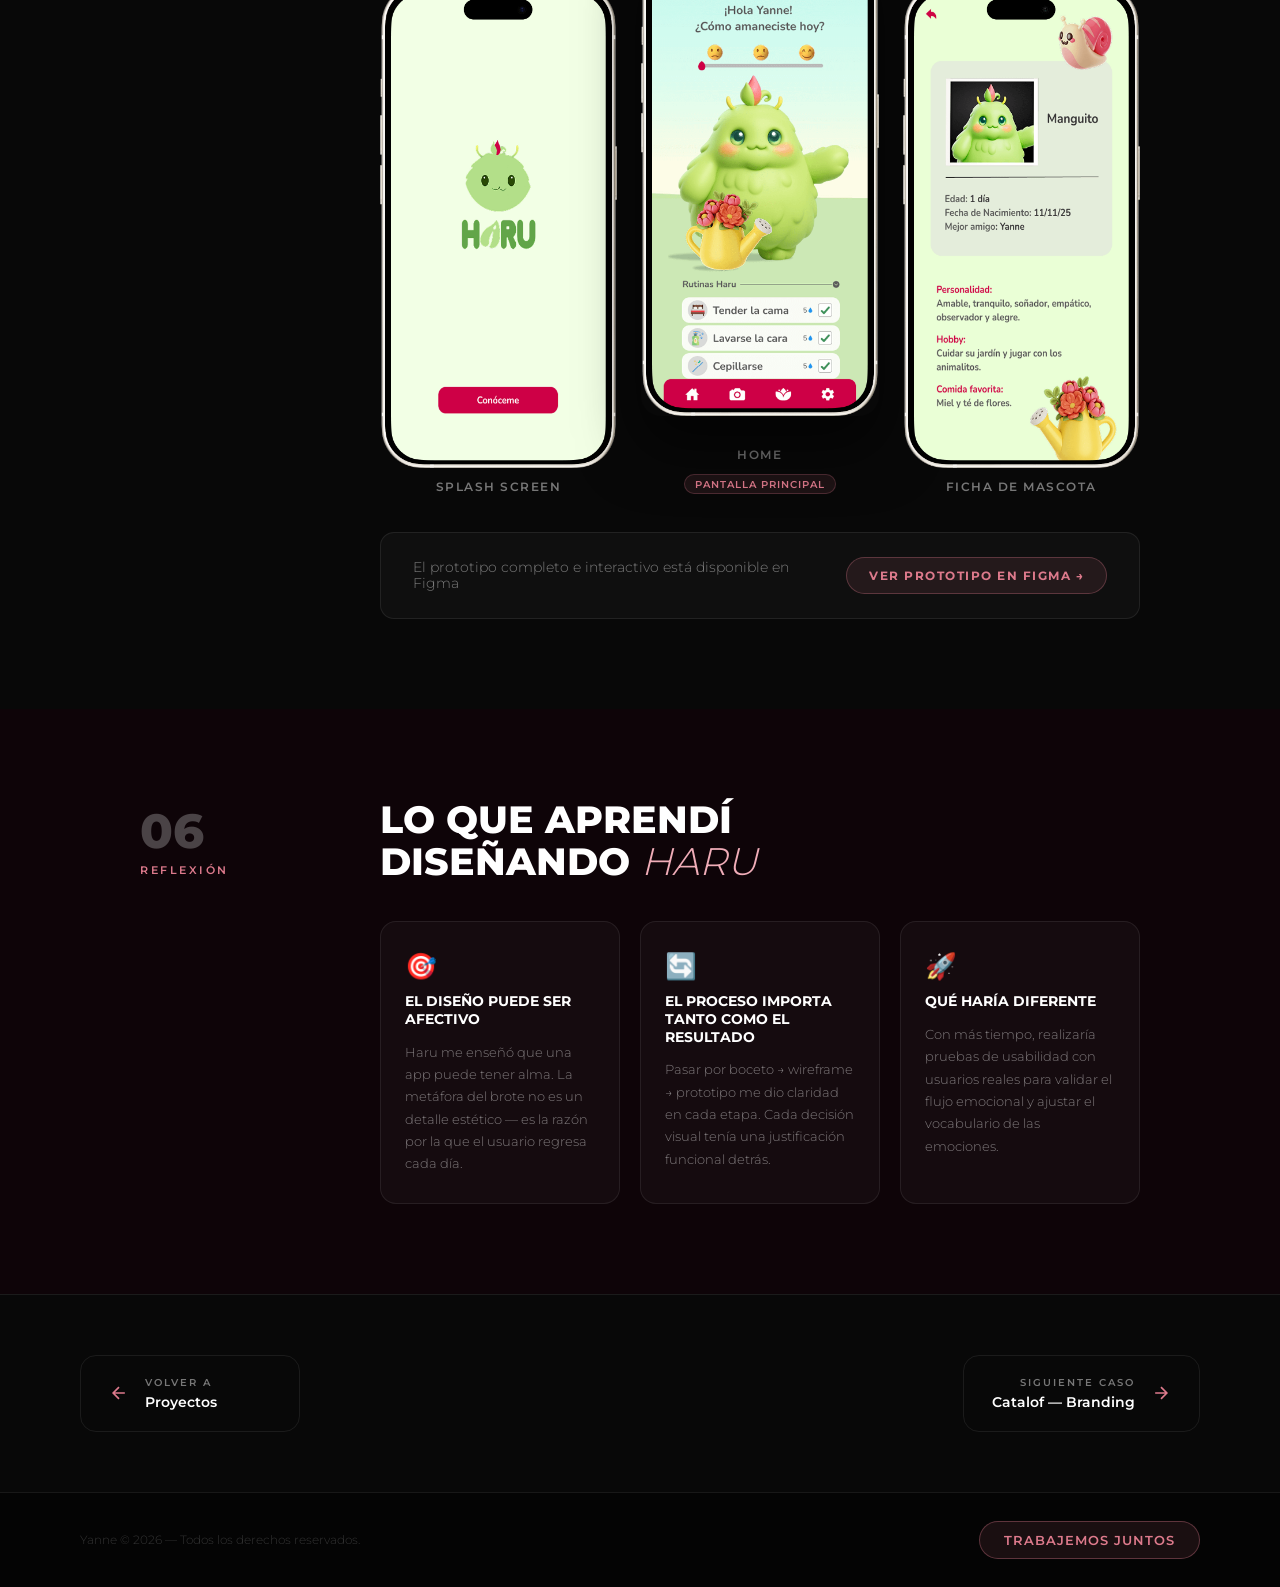
<file: caso-haru/index.html>
<!DOCTYPE html>
<html lang="es">
<head>
  <meta charset="UTF-8">
  <meta name="viewport" content="width=device-width, initial-scale=1.0">
  <title>Haru App — Caso de Estudio | Yanne</title>
  <link rel="stylesheet" href="style.css">
  <link href="https://fonts.googleapis.com/css2?family=Nunito:wght@400;700;800&display=swap" rel="stylesheet">
</head>
<body>

  <!-- HEADER -->
   <div id="contenedor">
  <header>
    <div id="headerbar">
      <a href="../index.html" class="btn-volver">
        <svg width="16" height="16" viewBox="0 0 24 24" fill="none" stroke="currentColor" stroke-width="2" stroke-linecap="round" stroke-linejoin="round">
          <path d="M19 12H5M12 5l-7 7 7 7"/>
        </svg>
        Volver al portafolio
      </a>
      <a href="#caso-hero" class="icono-header">
        <svg id="Capa_1" data-name="Capa 1" xmlns="http://www.w3.org/2000/svg" viewBox="0 0 1080 1080">
          <defs>
            <style>
              .cls-2 {
                fill: #DD7A8C;
              }
            </style>
          </defs>
          <title>icono-yanne</title>
          <path class="cls-2"
          d="M950.5,220.7a62.23,62.23,0,0,0-4.92-5.59,23.62,23.62,0,0,1-3.62-4.42c-19.77-32.8,62.85-40.66,62.85-40.66-26.66-18-68.48-12.81-104.15,7.38-4.7,2.66-11.09,8.14-18.46,14.32-15.92,13.36-36.38,30-54.12,28.6-23.6-1.87-8.24-24.67-8.11-24.84-18.28,4.82-36.45,10.87-55,20.12-35.47,20.31-72.44,43-101.75,77.57a325.42,325.42,0,0,0-25.74,32.42c-39.27,56.54-49.85,128.21-29.64,194l8,26c-20.07,18.55-35.94,39.65-48.3,60-36.71,60.58-38.88,136.24-4.37,198.1,23.66,42.42,60,79.75,111.27,98.41a47.46,47.46,0,0,0,7.81,2.14c1.87.53,2.9.74,2.9.74,23.31,5.31,47.24,3.08,62.53-3.48a36.72,36.72,0,0,1,14.22-2.92c28.77-.2,39.5,22.34,39.5,22.34s-.12-25.51-15.53-45.85c-.67-1-2.19-3.77-2.82-9.14a36.9,36.9,0,0,1,1.74-15.84c.36-1.1.73-2.16,1-3,.57-1.5,1.12-3,1.61-4.51,1.26-3.92,3.55-11.15,6-19.59l.09-.31q.88-3.06,1.8-6.29c0-.17.09-.34.14-.51.29-1,.57-2.05.85-3.08l0-.13c.29-1.06.57-2.12.86-3.19.05-.21.11-.42.16-.63.26-.95.5-1.9.75-2.85,0-.13.07-.26.1-.39.27-1.05.53-2.09.79-3.13.06-.23.11-.46.17-.69.21-.86.42-1.72.62-2.57l.15-.65c.24-1,.47-2,.69-3,0-.21.09-.41.14-.62.17-.81.35-1.61.51-2.4l.15-.73c.2-.94.38-1.87.56-2.78l.09-.48c.14-.77.27-1.53.4-2.27l.12-.68c.14-.87.27-1.72.39-2.53l0-.26q.15-1.09.27-2.13l.06-.6c.08-.75.15-1.48.19-2.17.94-14.65,12.93-121.89-57.87-178.65l-.09,0v0s0,0,0,0v.07a.08.08,0,0,1,0,0s0,0,0,.06,0,0,0,.06a.35.35,0,0,0,0,.08.53.53,0,0,0,.06.1l.06.09,0,.06s.07.11.12.17l.07.1.51.72.13.18.14.2.17.24.13.2.22.32.14.2c.07.12.15.23.23.36s.13.2.19.29.16.23.23.36l.19.29.26.42.22.36.27.43.23.4.28.47c.09.15.18.3.26.45l.29.51.26.46.32.59.27.49c.11.21.23.42.34.64l.31.6.33.63.34.66c.11.22.22.43.33.66l.35.71.35.72c.12.24.24.5.35.74l.38.79.38.83.37.81.39.87c.13.3.26.59.4.89l.39.9c.14.32.28.64.42,1l.41,1c.14.33.28.66.42,1l.44,1.07.42,1c.15.38.3.77.46,1.16L759,626c.16.41.32.84.48,1.26s.29.73.43,1.11l.48,1.29.42,1.12c.26.71.49,1.43.74,2.14s.55,1.57.81,2.37c.17.53.32,1.08.49,1.62.31,1,.62,2,.9,3.05.05.16.09.34.13.51.37,1.36.73,2.73,1.05,4.11,0,.08,0,.16,0,.23.33,1.42.64,2.84.92,4.26.19,1,.37,1.92.56,2.89.1.5.19,1,.29,1.51.3,1.58.59,3.18.88,4.8.59,4.31,1.09,8.71,1.54,13.13q.49,4.93.86,9.91c0,.58.1,1.16.14,1.74.08,1.33.14,2.66.21,4,.08,1.47.17,2.94.23,4.41.05,1.29.06,2.57.1,3.86,0,1.51.1,3,.11,4.52,0,1.28,0,2.54,0,3.81,0,1.51,0,3,0,4.53,0,1.19-.09,2.36-.13,3.54-.06,1.57-.1,3.15-.18,4.71-.07,1.28-.19,2.54-.29,3.81-.1,1.44-.19,2.89-.32,4.32a66.16,66.16,0,0,1-1,6.69c-.23,1.15-.49,2.32-.74,3.48-.11.49-.2,1-.32,1.47-.33,1.46-.69,2.93-1.06,4.4,0,.21-.09.41-.14.61-.35,1.38-.73,2.76-1.12,4.15-.08.31-.16.62-.25.93-.33,1.18-.7,2.38-1.06,3.58-.16.51-.3,1-.46,1.55-.41,1.29-.84,2.6-1.28,3.9l-.41,1.28q-.84,2.48-1.77,5l-.09.27c-.37,1-.76,2-1.15,3-.92,2.38-1.87,4.76-2.89,7.16a50.91,50.91,0,0,1-15.83,20.41l-.17.14a24.93,24.93,0,0,1-4.09,2.46c-.42.22-.91.47-1.45.77l0,0c-6.88,3.87-21.46,15.07-14.12,37.68,6.81,21,9.7,20.87,15.17,30-9.42-1.77-16.7.19-30.07-2.08a116.06,116.06,0,0,1-74.91-47.47c-13.8-19.77-21.06-43.53-24.17-67.44-2.47-19,2-46.16,6.57-67.94,1.94-5.69,3.61-11,4.69-15.71-.41.07-.85.17-1.3.27,0-.08,0-.18.06-.27a20.37,20.37,0,0,0-6,2.19,97.8,97.8,0,0,0-18.71,9.92c3.2-25,12.64-45.3,27.69-67.16q4-5.82,8.23-10.86c12.29-14.64,26.1-24.19,42.66-27.79a159,159,0,0,1,35.52.56h0a132.38,132.38,0,0,1-29.06-33.13s-20-36.28-22.62-56.46C636.7,389.76,710.14,278,797.33,257.78c93.14-21.58,132.44,38.47,90.47,114.63-1.17,2.12-2.34,4.25-3.42,6.42C875.15,397.32,820.47,501.41,761.61,495c-65.24-7.11-4.73-101.9-4.73-101.9s-60.74,15.08-57.17,91.13A41.59,41.59,0,0,0,732.19,523C833.35,545.6,929.85,398.18,929.85,398.18c31.23-51.42,46.08-99,31.59-155.12a60.5,60.5,0,0,0-10.83-22.22Z" />
          <path class="cls-2"
          d="M129.5,220.7a62.23,62.23,0,0,1,4.92-5.59,23.62,23.62,0,0,0,3.62-4.42C157.81,177.89,75.19,170,75.19,170c26.66-18,68.48-12.81,104.15,7.38,4.7,2.66,11.09,8.14,18.46,14.32,15.92,13.36,36.38,30,54.12,28.6,23.6-1.87,8.24-24.67,8.11-24.84,18.28,4.82,36.45,10.87,55,20.12,35.47,20.31,72.44,43,101.75,77.57a325.42,325.42,0,0,1,25.74,32.42c39.27,56.54,49.85,128.21,29.64,194l-8,26c20.07,18.55,35.94,39.65,48.3,60,36.71,60.58,38.88,136.24,4.37,198.1-23.66,42.42-60,79.75-111.27,98.41a47.46,47.46,0,0,1-7.81,2.14c-1.87.53-2.9.74-2.9.74-23.31,5.31-47.24,3.08-62.53-3.48a36.72,36.72,0,0,0-14.22-2.92c-28.77-.2-39.5,22.34-39.5,22.34s.12-25.51,15.53-45.85c.67-1,2.19-3.77,2.82-9.14a36.9,36.9,0,0,0-1.74-15.84c-.36-1.1-.73-2.16-1-3-.57-1.5-1.12-3-1.61-4.51-1.26-3.92-3.55-11.15-6-19.59l-.09-.31q-.89-3.06-1.8-6.29c-.05-.17-.09-.34-.14-.51-.29-1-.57-2.05-.85-3.08l0-.13c-.29-1.06-.57-2.12-.86-3.19-.05-.21-.11-.42-.16-.63-.26-.95-.5-1.9-.75-2.85,0-.13-.07-.26-.1-.39-.27-1.05-.53-2.09-.79-3.13-.06-.23-.11-.46-.17-.69-.21-.86-.42-1.72-.62-2.57l-.15-.65c-.24-1-.47-2-.69-3,0-.21-.09-.41-.14-.62-.17-.81-.35-1.61-.51-2.4l-.15-.73c-.2-.94-.38-1.87-.56-2.78l-.09-.48c-.14-.77-.27-1.53-.4-2.27l-.12-.68c-.14-.87-.27-1.72-.39-2.53l0-.26q-.15-1.09-.27-2.13l-.06-.6c-.08-.75-.15-1.48-.19-2.17-.94-14.65-12.93-121.89,57.87-178.65l.09,0v0s0,0,0,0v.07a.08.08,0,0,0,0,0s0,0,0,.06,0,0,0,.06a.35.35,0,0,1-.05.08.53.53,0,0,1-.06.1l-.06.09,0,.06s-.07.11-.12.17l-.07.1-.51.72-.13.18-.14.2-.17.24-.13.2-.22.32-.14.2c-.07.12-.15.23-.23.36s-.13.2-.19.29-.16.23-.23.36l-.19.29-.26.42-.22.36-.27.43-.23.4-.28.47c-.09.15-.18.3-.26.45l-.29.51-.26.46-.32.59-.27.49c-.11.21-.23.42-.34.64l-.31.6-.33.63-.34.66-.33.66-.35.71-.35.72c-.12.24-.24.5-.35.74l-.38.79-.38.83-.37.81-.39.87c-.13.3-.26.59-.4.89l-.39.9c-.14.32-.28.64-.42,1l-.41,1c-.14.33-.28.66-.42,1l-.44,1.07-.42,1c-.15.38-.3.77-.46,1.16L321,626c-.16.41-.32.84-.48,1.26s-.29.73-.43,1.11-.32.86-.48,1.29l-.42,1.12c-.26.71-.49,1.43-.74,2.14s-.55,1.57-.81,2.37c-.17.53-.32,1.08-.49,1.62-.31,1-.62,2-.9,3.05-.05.16-.09.34-.13.51-.37,1.36-.73,2.73-1,4.11,0,.08,0,.16-.05.23-.33,1.42-.64,2.84-.92,4.26-.19,1-.37,1.92-.56,2.89-.1.5-.19,1-.29,1.51-.3,1.58-.59,3.18-.88,4.8-.59,4.31-1.09,8.71-1.54,13.13q-.49,4.93-.86,9.91c0,.58-.1,1.16-.14,1.74-.08,1.33-.14,2.66-.21,4-.08,1.47-.17,2.94-.23,4.41-.05,1.29-.06,2.57-.1,3.86,0,1.51-.1,3-.11,4.52,0,1.28,0,2.54,0,3.81,0,1.51,0,3,0,4.53,0,1.19.09,2.36.13,3.54.06,1.57.1,3.15.18,4.71.07,1.28.19,2.54.29,3.81.1,1.44.19,2.89.32,4.32a66.16,66.16,0,0,0,1,6.69c.23,1.15.49,2.32.74,3.48.11.49.2,1,.32,1.47.33,1.46.69,2.93,1.06,4.4.05.21.09.41.14.61.35,1.38.73,2.76,1.12,4.15.08.31.16.62.25.93.33,1.18.7,2.38,1.06,3.58.16.51.3,1,.46,1.55.41,1.29.84,2.6,1.28,3.9l.41,1.28q.84,2.48,1.77,5l.09.27c.37,1,.76,2,1.15,3,.92,2.38,1.87,4.76,2.89,7.16a50.91,50.91,0,0,0,15.83,20.41l.17.14a24.93,24.93,0,0,0,4.09,2.46c.42.22.91.47,1.45.77l0,0c6.88,3.87,21.46,15.07,14.12,37.68-6.81,21-9.7,20.87-15.17,30,9.42-1.77,16.7.19,30.07-2.08a116.06,116.06,0,0,0,74.91-47.47c13.8-19.77,21.06-43.53,24.17-67.44,2.47-19-2-46.16-6.57-67.94-1.94-5.69-3.61-11-4.69-15.71.41.07.85.17,1.3.27,0-.08,0-.18-.06-.27a20.37,20.37,0,0,1,6,2.19,97.8,97.8,0,0,1,18.71,9.92c-3.2-25-12.64-45.3-27.69-67.16q-4-5.82-8.23-10.86c-12.29-14.64-26.1-24.19-42.66-27.79a159,159,0,0,0-35.52.56h0a132.38,132.38,0,0,0,29.06-33.13s20-36.28,22.62-56.46c17.58-90.29-55.86-202.07-143-222.27-93.14-21.58-132.44,38.47-90.47,114.63,1.17,2.12,2.34,4.25,3.42,6.42,9.23,18.49,63.91,122.58,122.77,116.16,65.24-7.11,4.73-101.9,4.73-101.9s60.74,15.08,57.17,91.13A41.59,41.59,0,0,1,347.81,523C246.65,545.6,150.15,398.18,150.15,398.18c-31.23-51.42-46.08-99-31.59-155.12a60.5,60.5,0,0,1,10.83-22.22Z" />
          <path class="cls-2" d="M575,435.49S559.2,270.45,679.75,203C679.75,203,506.14,226,575,435.49Z" />
          <path class="cls-2" d="M505,435.49S520.8,270.45,400.25,203C400.25,203,573.86,226,505,435.49Z" />
          <path class="cls-2"
          d="M496,522.59s22.49-1.85,31.25-9.9c9.3-8.56,10.3-23.16,12.77-45.84.94-.86-.55,25.21,10.29,43.46,5.62,9.47,34.87,11.69,34.39,12.28,0,0-24.8,2-33.73,11.5s-11.11,44-11.11,44-1.73-34.27-10.95-43.79C518.94,523.91,496,522.59,496,522.59Z" />
        </svg>
      </a>
      <div class="header-meta">
        <span class="caso-tag">Caso de estudio</span>
        <span class="caso-año">2025</span>
      </div>
    </div>
  </header>

  <main>

    <!-- HERO DEL CASO -->
    <section id="caso-hero">
      <div class="caso-hero-content">
        <div class="caso-hero-left">
          <span class="label">UX/UI Design · App móvil</span>
          <h1>Haru <em>App</em></h1>
          <p class="caso-desc">Una aplicación de bienestar emocional que ayuda a las personas a registrar, comprender y visualizar cómo se sienten día a día — a través de una experiencia simbólica y afectiva.</p>
          <div class="caso-tags">
            <span>UX Research</span>
            <span>Wireframes</span>
            <span>UI Design</span>
            <span>Figma</span>
          </div>
        </div>
        <div class="caso-hero-right">
          <img src="imagenes/screen-haru.png" alt="">
        </div>
      </div>

      <div class="caso-meta-bar">
        <div class="meta-item">
          <span class="meta-label">Rol</span>
          <span class="meta-value">UX/UI Designer</span>
        </div>
        <div class="meta-divider"></div>
        <div class="meta-item">
          <span class="meta-label">Herramientas</span>
          <span class="meta-value">Figma · Illustrator</span>
        </div>
        <div class="meta-divider"></div>
        <div class="meta-item">
          <span class="meta-label">Tipo</span>
          <span class="meta-value">Proyecto de formación</span>
        </div>
        <div class="meta-divider"></div>
        <div class="meta-item">
          <span class="meta-label">Año</span>
          <span class="meta-value">2025</span>
        </div>
      </div>
    </section>

    <!-- 01 EL PROBLEMA -->
    <section class="caso-seccion" id="problema">
      <div class="seccion-inner">
        <div class="seccion-label">
          <span class="num">01</span>
          <span class="label">El problema</span>
        </div>
        <div class="seccion-contenido">
          <h2>Las personas no tienen un espacio<br>simple y afectivo para <em>entenderse</em></h2>
          <p>Hablar de emociones sigue siendo difícil. Muchas personas no saben cómo nombrar lo que sienten, y las apps de bienestar existentes suelen ser clínicas, abrumadoras o poco motivadoras para el uso diario.</p>
          <p>El desafío era diseñar una experiencia que no se sintiera como una obligación — sino como un momento de pausa, reflexión y conexión con uno mismo.</p>

          <div class="insight-cards">
            <div class="insight-card">
              <span class="insight-icon">💭</span>
              <h4>Falta de vocabulario emocional</h4>
              <p>Las personas tienen dificultad para identificar y nombrar sus emociones con precisión.</p>
            </div>
            <div class="insight-card">
              <span class="insight-icon">📱</span>
              <h4>Apps frías y clínicas</h4>
              <p>Las mayoría de soluciones existentes se sienten más como formularios médicos.</p>
            </div>
            <div class="insight-card">
              <span class="insight-icon">🌱</span>
              <h4>Falta de motivación</h4>
              <p>Sin un elemento afectivo o simbólico, los usuarios abandonan el hábito de registro rápidamente.</p>
            </div>
          </div>
        </div>
      </div>
    </section>

    <!-- 02 LA SOLUCIÓN -->
    <section class="caso-seccion seccion-alt" id="solucion">
      <div class="seccion-inner">
        <div class="seccion-label">
          <span class="num">02</span>
          <span class="label">La solución</span>
        </div>
        <div class="seccion-contenido">
          <h2>Una app que convierte el registro<br>emocional en <em>crecimiento</em></h2>
          <p>Haru es una aplicación de bienestar emocional con una estética suave y reconfortante. Su propuesta central es simple: registrar cómo te sientes cada día, reflexionar sobre esas emociones y observar cómo evolucionan con el tiempo.</p>
          <p>Lo que hace especial a Haru no es solo su funcionalidad — es su dimensión simbólica y afectiva.</p>

          <div class="propuesta-grid">
            <div class="propuesta-item">
              <div class="propuesta-icono">
                <svg viewBox="0 0 24 24" fill="none" stroke="currentColor" stroke-width="1.5"><rect x="3" y="3" width="18" height="18" rx="4"/><path d="M8 12h8M12 8v8"/></svg>
              </div>
              <h4>Registro diario</h4>
              <p>Una pantalla de inicio simple que invita a anotar cómo te sientes hoy.</p>
            </div>
            <div class="propuesta-item">
              <div class="propuesta-icono">
                <svg viewBox="0 0 24 24" fill="none" stroke="currentColor" stroke-width="1.5"><path d="M9 19v-6a2 2 0 00-2-2H5a2 2 0 00-2 2v6a2 2 0 002 2h2a2 2 0 002-2zm0 0V9a2 2 0 012-2h2a2 2 0 012 2v10m-6 0a2 2 0 002 2h2a2 2 0 002-2m0 0V5a2 2 0 012-2h2a2 2 0 012 2v14a2 2 0 01-2 2h-2a2 2 0 01-2-2z"/></svg>
              </div>
              <h4>Evolución visible</h4>
              <p>Un historial visual que muestra patrones y cambios emocionales a lo largo del tiempo.</p>
            </div>
            <div class="propuesta-item">
              <div class="propuesta-icono">
                <svg viewBox="0 0 24 24" fill="none" stroke="currentColor" stroke-width="1.5"><path d="M12 21.35l-1.45-1.32C5.4 15.36 2 12.28 2 8.5 2 5.42 4.42 3 7.5 3c1.74 0 3.41.81 4.5 2.09C13.09 3.81 14.76 3 16.5 3 19.58 3 22 5.42 22 8.5c0 3.78-3.4 6.86-8.55 11.54L12 21.35z"/></svg>
              </div>
              <h4>Conexión afectiva</h4>
              <p>Haru, la mascota, acompaña al usuario generando un vínculo emocional con la app.</p>
            </div>
          </div>
        </div>
      </div>
    </section>

    <!-- 03 EL PERSONAJE -->
    <section class="caso-seccion" id="personaje">
      <div class="seccion-inner">
        <div class="seccion-label">
          <span class="num">03</span>
          <span class="label">El personaje</span>
        </div>
        <div class="seccion-contenido">
          <h2>Haru y el brote que <em>crece contigo</em></h2>
          <p>Haru es una pequeña mascota con un brote en la cabeza. Ese brote no es decorativo — es la metáfora central de la app. Crece, florece o se marchita según el estado emocional del usuario.</p>
          <p>A medida que la persona registra sus emociones y cuida su bienestar, el brote puede transformarse en una flor completa. Una metáfora visual del crecimiento interior.</p>

          <div class="personaje-grid">
            <div class="boceto-frame">
              <div class="boceto-tag">Boceto inicial</div>
              <div class="placeholder-img boceto-img">
                <img src="imagenes/haru-boceto.png" alt="">
              </div>
            </div>
            <div class="flecha-proceso">
              <svg width="36" height="36" viewBox="0 0 24 24" fill="none" stroke="currentColor" stroke-width="1.5">
                <path d="M5 12h14M12 5l7 7-7 7"/>
              </svg>
              <span>Del papel<br>al digital</span>
            </div>
            <div class="boceto-frame">
              <div class="boceto-tag">Versión digital</div>
              <div class="placeholder-img digital-img">
                <img src="imagenes/haru-digital.png" alt="">
              </div>
            </div>
          </div>

          <div class="brote-estados">
            <h3>Los estados de Haru</h3>
            <p>El brote cambia visualmente según cómo se siente el usuario ese día.</p>
            <div class="estados-grid">
              <div class="estado-item">
                <div class="estado-visual agotado">
                  <span class="estado-emoji">🥀</span>
                </div>
                <span class="estado-label">Agotado</span>
              </div>
              <div class="estado-item">
                <div class="estado-visual tranquilo">
                  <span class="estado-emoji">🌿</span>
                </div>
                <span class="estado-label">Tranquilo</span>
              </div>
              <div class="estado-item">
                <div class="estado-visual contento">
                  <span class="estado-emoji">🌷</span>
                </div>
                <span class="estado-label">Contento</span>
              </div>
              <div class="estado-item">
                <div class="estado-visual radiante">
                  <span class="estado-emoji">🌸</span>
                </div>
                <span class="estado-label">Radiante</span>
              </div>
            </div>
          </div>
        </div>
      </div>
    </section>

    <!-- 04 WIREFRAMES -->
    <section class="caso-seccion seccion-alt" id="wireframes">
      <div class="seccion-inner">
        <div class="seccion-label">
          <span class="num">04</span>
          <span class="label">Wireframes</span>
        </div>
        <div class="seccion-contenido">
          <h2>Estructura antes de <em>estética</em></h2>
          <p>Antes de definir colores o ilustraciones, diseñé la estructura funcional de las pantallas principales. El objetivo era asegurar que el flujo fuera claro, simple y no generara fricción emocional en el usuario.</p>

          <div class="wireframes-grid">
            <div class="wireframe-item">
              <div class="wireframe-phone">
                <img src="imagenes/w-1.png" alt="">
              </div>
              <span class="wf-label">Splash screen</span>
            </div>

            <div class="wireframe-item">
             <div class="wireframe-phone">
              <img src="imagenes/w-2.png" alt="">
            </div>
            <span class="wf-label">Home</span>
          </div>
          <div class="wireframe-item">
            <div class="wireframe-phone">
              <img src="imagenes/w-3.png" alt="">
            </div>
            <span class="wf-label">Ficha de mascota</span>
          </div>
          <div class="wireframe-item">
           <div class="wireframe-phone">
            <img src="imagenes/w-4.png" alt="">
          </div>
          <span class="wf-label">Calendario racha</span>
        </div>
      </div>
      <p class="nota-wf">✦ Wireframes desarrollados como base para el prototipo visual</p>
    </div>
  </div>
</section>

<!-- 05 PROTOTIPO VISUAL -->
<section class="caso-seccion" id="prototipo">
  <div class="seccion-inner">
    <div class="seccion-label">
      <span class="num">05</span>
      <span class="label">Prototipo visual</span>
    </div>
    <div class="seccion-contenido">
      <h2>Del wireframe a la <em>experiencia final</em></h2>
      <p>La interfaz visual de Haru traduce la calidez del concepto en cada detalle: tipografía redondeada, paleta suave, ilustraciones amigables y microinteracciones que refuerzan la conexión emocional.</p>

      <div class="sistema-visual">
        <div class="sv-col">
          <h4>Paleta de color</h4>
          <div class="paleta">
            <div class="color-chip" style="background:#EAFFD6;"><span style="color:#555">#EAFFD6</span></div>
            <div class="color-chip" style="background:#42935C;"><span>#42935C</span></div>
            <div class="color-chip" style="background:#CE0046;"><span>#CE0046</span></div>
            <div class="color-chip" style="background:#D7265E;"><span>#D7265E</span></div>
            <div class="color-chip" style="background:#5C5C5C;"><span>#5C5C5C</span></div>
          </div>
        </div>
        <div class="sv-col">
          <h4>Tipografía</h4>
          <div class="tipo-muestra">
            <div class="tipo-item">
              <span class="tipo-nombre">Family</span>
              <span class="tipo-muestra-texto" style="font-family: 'Nunito', sans-serif; font-size: 1.4em;">Nunito</span>
              <span class="tipo-info">Bold · Headings, body & labels</span>
            </div>
          </div>
        </div>
      </div>

      <!-- Pantallas del prototipo -->
      <div class="pantallas-grid">
        <div class="pantalla-item">
          <img src="imagenes/splash.png" alt="Splash screen">
          <span class="pantalla-label">Splash screen</span>
        </div>

        <div class="pantalla-item destacada">
          <img src="imagenes/home.png" alt="Home">
          <span class="pantalla-label">Home</span>
          <span class="pantalla-badge">Pantalla principal</span>
        </div>

        <div class="pantalla-item">
          <img src="imagenes/ficha.png" alt="Ficha de mascota">
          <span class="pantalla-label">Ficha de mascota</span>
        </div>
      </div>

      <div class="figma-cta">
        <p>El prototipo completo e interactivo está disponible en Figma</p>
        <a href="https://www.figma.com/proto/1RDzE8nuahHxnshb7TJE2c/APP-HARU-PROYECTO-FINAL?node-id=1-2&t=fBzKbW8Et3BoAq7Y-0&scaling=scale-down&content-scaling=fixed&page-id=0%3A1&starting-point-node-id=1%3A2&show-proto-sidebar=1" class="btn-figma" target="_blank">Ver prototipo en Figma →</a>
      </div>

    </div>
  </div>
</section>

<!-- 06 REFLEXIÓN -->
<section class="caso-seccion seccion-alt" id="reflexion">
  <div class="seccion-inner">
    <div class="seccion-label">
      <span class="num">06</span>
      <span class="label">Reflexión</span>
    </div>
    <div class="seccion-contenido">
      <h2>Lo que aprendí<br>diseñando <em>Haru</em></h2>

      <div class="reflexion-grid">
        <div class="reflexion-item">
          <span class="ref-icon">🎯</span>
          <h4>El diseño puede ser afectivo</h4>
          <p>Haru me enseñó que una app puede tener alma. La metáfora del brote no es un detalle estético — es la razón por la que el usuario regresa cada día.</p>
        </div>
        <div class="reflexion-item">
          <span class="ref-icon">🔄</span>
          <h4>El proceso importa tanto como el resultado</h4>
          <p>Pasar por boceto → wireframe → prototipo me dio claridad en cada etapa. Cada decisión visual tenía una justificación funcional detrás.</p>
        </div>
        <div class="reflexion-item">
          <span class="ref-icon">🚀</span>
          <h4>Qué haría diferente</h4>
          <p>Con más tiempo, realizaría pruebas de usabilidad con usuarios reales para validar el flujo emocional y ajustar el vocabulario de las emociones.</p>
        </div>
      </div>
    </div>
  </div>
</section>

<!-- NAVEGACIÓN ENTRE CASOS -->
<section id="navegacion-casos">
  <a href="../index.html#proyectos" class="nav-caso volver">
    <svg width="20" height="20" viewBox="0 0 24 24" fill="none" stroke="currentColor" stroke-width="2"><path d="M19 12H5M12 5l-7 7 7 7"/></svg>
    <div>
      <span class="nav-label">Volver a</span>
      <span class="nav-titulo">Proyectos</span>
    </div>
  </a>
  <a href="../caso-catalof/index.html" class="nav-caso siguiente">
    <div>
      <span class="nav-label">Siguiente caso</span>
      <span class="nav-titulo">Catalof — Branding</span>
    </div>
    <svg width="20" height="20" viewBox="0 0 24 24" fill="none" stroke="currentColor" stroke-width="2"><path d="M5 12h14M12 5l7 7-7 7"/></svg>
  </a>
</section>

</main>

<footer id="caso-footer">
  <div class="footer-inner">
    <p>Yanne © 2026 — Todos los derechos reservados.</p>
    <a href="../index.html#contacto" class="btn-contacto">Trabajemos juntos</a>
  </div>
</footer>
</div>

<script src="script.js"></script>
</body>
</html>
</file>
<file: style.css>
@font-face {
  font-family: Montserrat;
  src: url(fonts/Montserrat-VariableFont_wght.ttf) format(truetype);
  font-weight: 100 900;
}

@font-face {
  font-family: DM-Sans;
  src: url(fonts/DMSans-VariableFont_opsz,wght.ttf) format(truetype);
}

* {
  margin: 0;
  padding: 0;
  box-sizing: border-box;
  font-family: montserrat;
}

html {scroll-behavior: smooth;}

ul {list-style: none;}

a {text-decoration: none;}

img {
  max-width: 100%;
  display: block;
}

button {
  cursor: pointer;
  border: none;
}

.titulos {
  display: flex;
  flex-direction: column;
  color: #fff;
}

.label {
  font-size: 0.91em;
  font-weight: 600;
  text-transform: uppercase;
  letter-spacing: 3.5px;
  color: var(--rosa);
  font-family: Montserrat;
}



:root {
  --guinda: #811634;
  --rosa: #DD7A8C;
  --rosa-light: #f0adb8;
  --rosa-border: rgba(192, 72, 106, 0.35);
}

body {
  background-color: #080808;
  display: flex;
  justify-content: center;
}

#container {
  width: 100%;
  overflow: clip;
}

/* EMPIEZA HEADER*/
header {
  background: rgba(8, 8, 8, 0.5);
  backdrop-filter: blur(24px);
  -webkit-backdrop-filter: blur(24px);
  border-bottom: 1px solid rgba(255, 255, 255, 0.05);
  transition: background 0.4s ease, border-color 0.4s ease;
  position: sticky;
  top: 0;
  z-index: 1000;
}

header.scrolled {
  background: rgba(8, 8, 8, 0.85);
  border-bottom: 1px solid rgba(255, 255, 255, 0.08);
}

#headerbar {
  display: flex;
  justify-content: space-between;
  align-items: center;
  padding: 12px 100px;
  position: relative;
}

.icono-header {
  width: 82px;
  height: 82px;
}

#headerbar nav {
  justify-content: center;
}

#headerbar nav ul {
  display: flex;
  column-gap: 150px;
}

#headerbar nav a {
  color: rgba(255, 255, 255, 0.5);
  font-family: Montserrat;
  font-size: 0.85em;
  text-transform: uppercase;
  letter-spacing: 4px;
  transition: color 0.3s;
}

#headerbar nav ul li a:hover {
  color: var(--rosa);
}

.nav-contacto-movil {
  display: none;
}

.btn-contacto {
  display: flex;
  align-items: center;
  justify-content: center;
  gap: 12px;
  width: fit-content;
  justify-self: end;
  padding: 10px 20px;
  border-radius: 40px;
  font-family: Montserrat;
  font-size: 0.85em;
  font-weight: 600;
  text-transform: uppercase;
  letter-spacing: 1px;
  color: var(--rosa);
  background: rgba(221, 122, 140, 0.15);
  border: 1px solid rgba(221, 122, 140, 0.5);
  backdrop-filter: blur(10px);
  -webkit-backdrop-filter: blur(10px);
  transition: background 0.3s, border-color 0.3s, transform 0.3s;
}

.btn-contacto svg path {
  stroke: var(--rosa);
}

.btn-contacto:hover {
  background: rgba(221, 122, 140, 0.3);
  border-color: rgba(221, 122, 140, 0.8);
  transform: translateY(-2px);
}

.menu-toggle {
  display: none;
  flex-direction: column;
  gap: 6px;
  cursor: pointer;
}

.menu-toggle span {
  width: 30px;
  height: 3px;
  background: var(--rosa);
  display: block;
}

.menu-toggle span {
  transition: transform 0.3s ease, opacity 0.3s ease;
}

.menu-toggle.abierto span:nth-child(1) {
  transform: rotate(45deg) translate(6px, 6px);
}

.menu-toggle.abierto span:nth-child(2) {
  opacity: 0;
  transform: translateX(-10px);
}

.menu-toggle.abierto span:nth-child(3) {
  transform: rotate(-45deg) translate(6px, -6px);
}


/*EMPIEZA HERO*/
#hero {
  position: relative;
  background-color: #000000;
}

.hero-bg {
  position: absolute;
  inset: 0;
  width: 100%;
  height: 100%;
  object-fit: cover;
  z-index: 0;
  opacity: 0.44;
}

#hero-content {
  min-height: 95vh;
  display: grid;
  grid-template-columns: 1fr auto 1fr;
  place-items: center;
  gap:clamp(10px, 2vw, 20px);
  padding: 60px;
  overflow: visible;
  background-color: #000000;
  background-image:
    radial-gradient(ellipse 30% 50% at 53% 55%, rgba(129, 22, 52, 0.35) 0%, transparent 65%);
}

.hero-left {
  display: flex;
  flex-direction: column;
  gap: 3px;
  width: clamp(300px, 25vw, 410px);
  grid-area: 1 / 1; 
  z-index: 1;
}

.hero-titulo {
  width: 100% ;
  height: auto;
}

.hero-titulo-mobile {
  display: none;
}

.hero-titulo-desktop {
  display: block;
}

.hero-sub {
  font-size: 2.5em;
  font-weight: 800;
  color: var(--rosa);
  opacity: 0.85;
  text-transform: uppercase;
  text-align: center;
  letter-spacing: 3px;
}

.hero-right {
  grid-area: 1 / 3; 
  display: flex;
  flex-direction: column;
  gap: 24px;
  width: clamp( 100px, 25vw, 410px);
  text-align: left;
}

.hero-right p {
  font-size: 1.1em;
  line-height: 1.7;
  color: rgba(255, 255, 255, 0.8);
  font-weight: 300;
}

.btn-hero {
  width: fit-content;
  padding: 12.5px 26.5px;
  display: flex;
  align-items: center;
  column-gap: 15px;
  text-transform: uppercase;
  margin-top: 10px;
  font-family: Montserrat;
  font-size: 0.85em;
  font-weight: 600;
  border: 1.5px solid transparent;
  border-radius: 60px;
  background:
    radial-gradient(circle at 50% 200%, var(--rosa), var(--guinda)) padding-box,
    linear-gradient(90deg, #DD7A8C, #9c1b3f, #DD7A8C) border-box;
  background-size: 100% 100%, 300% 100%;
  animation: borderMove 4s linear infinite;
  color: #fff;
  box-shadow: 0 0 20px rgba(221, 122, 140, 0.35);
  transition:
    background 0.3s ease,
    box-shadow 0.3s ease,
    transform 0.3s ease,
    filter 0.3s ease;
}

@keyframes borderMove {
  0% {
    background-position: 0 0, 0% 50%;
  }

  100% {
    background-position: 0 0, 300% 50%;
  }
}

.btn-hero:hover {
  box-shadow: 0 0 40px rgba(221, 122, 140, 0.50);
  transform: translateY(-3px);
  filter: brightness(1.15);
}

/*ID CARD*/

.card-inner {
  width: 100%;
  height: 100%;
  position: relative;
  transform-style: preserve-3d;
  transition: transform 0.7s ease;
}

.card-wrapper.flipped .card-inner {
  transform: rotateY(180deg);

}

.card-face {
  position: absolute;
  width: 100%;
  height: 100%;
  backface-visibility: hidden;
}

.card-face img {
  width: 100%;
  height: auto;
}

.card-back {
  transform: rotateY(180deg);
}

/* ANIMACIÓN */
.card-wrapper {
  width: clamp(200px, 50vw, 375px);
  perspective: 1000px;
  cursor: pointer;
  margin-top: clamp(-1520px, 40vh, -1520px);
  transition: transform 0.4s ease, filter 0.4s ease;
  z-index: 1;
}

.card-wrapper:hover {
  transform: scale(1.03) translateY(-15px);
}

.card-wrapper {
  animation: cardBounce 1.2s ease 0.5s both;
}

@keyframes cardBounce {
  0% {scale: 1;}

  40% {scale: 1.045;}

  70% {scale: 0.985;}

  100% {scale: 1;}
}

/*TERMINA  HERO*/

/*SOBRE MI*/
#sobre-mi {
  display: flex;
  justify-content: center;
  align-items: center;
  column-gap: 200px;
  background-color: #000000;
  position: relative;
  overflow: hidden;
  padding: 50px 100px;
}

.sobre-bg {
  position: absolute;
  inset: 0;
  width: 100%;
  height: 100%;
  z-index: 0;
}

#sobre-mi-content {
  position: relative;
  z-index: 1;
  display: flex;
  align-items: center;
  justify-content: center;
  gap: 50px;
}

.sobre-left {
  flex-shrink: 0;
  width: 500px;
}

.foto-collage {
  width: 500px;
  height: auto;
}

.sobre-right {
  display: flex;
  flex-direction: column;
  gap: 24px;
  max-width: 600px;
}

.hola-titulo {
  width: 210px;
  height: auto;
}

.sobre-right p {
  font-size: 1em;
  line-height: 1.8;
  color: #333;
  font-weight: 400;
}

.sobre-right .btn-contacto {
  color: #D44F65;
  border-color: #D44F65;
  background: rgba(212, 79, 101, 0.1);
  width: fit-content;
}

.sobre-right .btn-contacto svg path {
  stroke: #D44F65;
}

.mini-metricas {
  display: flex;
  gap: 32px;
  margin: 0;
  align-items: center;
}

.mini-metrica {
  display: flex;
  flex-direction: column;
  gap: 2px;
  position: relative;
}

.mini-metrica span:first-child {
  font-family: Montserrat;
  font-size: 1.4em;
  font-weight: 800;
  color: #D44F65;
  z-index: 100;
}

.mini-metrica span:last-child {
  font-family: Montserrat;
  font-size: 0.7em;
  font-weight: 500;
  letter-spacing: 1px;
  text-transform: uppercase;
  color: #D44F65;
}

.mini-metrica:not(:last-child)::after {
  content: '';
  position: absolute;
  right: -16px;
  top: 10%;
  height: 80%;
  width: 2px;
  background: var(--rosa);
  opacity: 0.5;
}

/*EXPERIENCIA*/

#experiencia {
  display: flex;
  justify-content: center;
  align-items: center;
  flex-direction: column;
  background-color: #0e0408;
  ;
  position: relative;
  overflow: hidden;
  padding: 50px 100px;
}

#experiencia .titulos {
  align-items: center;
  text-align: center;
}

#experiencia h2 {
  font-size: 2.5em;
  font-weight: 900;
  margin: 12px 0 60px;
  text-transform: uppercase;
  font-family: Montserrat;
  font-weight: 800;
}


.acento-titulo {
  color: var(--rosa);
}


.container-cards {
  display: flex;
  gap: 55px;
  justify-content: center;
  text-align: left;
  width: clamp(600px, 75%, 1100px);
}

.card-info {
  flex: 1;
  background: rgba(255, 255, 255, 0.03);
  border: 1px solid rgba(255, 255, 255, 0.08);
  border-radius: 20px;
  padding: 30px 45px;
  backdrop-filter: blur(20px);
  -webkit-backdrop-filter: blur(20px);
  box-shadow:
    0 4px 20px rgba(0, 0, 0, 0.2),
    inset 0 1px 0 rgba(255, 255, 255, 0.05);
}

.card-info h3 {
  font-size: 1.3em;
  font-weight: 600;
  text-align: center;
  text-transform: uppercase;
  letter-spacing: 2px;
  margin-bottom: 30px;
  color: var(--rosa);
  font-family: Montserrat;
}

.card-info ul {
  display: flex;
  flex-direction: column;
  gap: 16px;
  position: relative;
}

.card-info ul::before {
  content: '';
  position: absolute;
  left: 0;
  top: 8px;
  bottom: 45px;
  width: 2px;
  background-color: var(--rosa);
}

.card-info ul li {
  display: flex;
  justify-content: space-between;
  align-items: flex-start;
  padding-left: 20px;
  position: relative;
}

.card-info ul li:last-child {
  margin-bottom: 15px;
}

.card-info ul li::before {
  content: '';
  width: 8px;
  height: 8px;
  background-color: var(--rosa);
  border-radius: 50%;
  position: absolute;
  left: -3px;
  top: 4px;
}

.item-info h4 {
  font-size: 1.15em;
  font-family: Montserrat;
  font-weight: 600;
  margin-bottom: 4px;
  color: rgba(255, 255, 255, 0.9);
}

.item-info p {
  font-size: 0.85em;
  font-family: Montserrat;
  color: rgba(255, 255, 255, 0.6);
}

.fecha {
  font-size: 0.9em;
  font-family: Montserrat;
  font-weight: 700;
  background: rgba(221, 122, 140, 0.12);
  border: 1px solid rgba(221, 122, 140, 0.3);
  color: var(--rosa);
  padding: 4px 10px;
  border-radius: 4px;
  white-space: nowrap;
}

#skills {
  width: clamp(320px, 75%, 1100px);
  display: flex;
  justify-content: center;
  align-items: center;
  gap: clamp(20px, 2.5vw, 50px);
  margin-top: 55px;
  background: rgba(255, 255, 255, 0.03);
  border: 1px solid rgba(255, 255, 255, 0.08);
  border-radius: 20px;
  padding: 35px;
  backdrop-filter: blur(20px);
  -webkit-backdrop-filter: blur(20px);
  box-shadow: 0 4px 20px rgba(0, 0, 0, 0.2), inset 0 1px 0 rgba(255, 255, 255, 0.05);
}

.skills-grupo {
  display: flex;
  flex-direction: column;
  align-items: center;
  gap: 16px;
}

.skills-grupo h4 {
  font-size: 1.2em;
  font-family: Montserrat;
  font-weight: 600;
  text-transform: uppercase;
  letter-spacing: 2px;
  color: var(--rosa);
  text-align: center;
}

.skills-fila {
  display: flex;
  justify-content: center;
  gap: clamp(20px, 2.5vw, 50px);
}

.skills-separador {
  display: flex;
  flex-direction: column;
  align-items: center;
  justify-content: center;
  gap: 8px;
  flex-shrink: 0;
}

.skills-sep-linea {
  width: 1px;
  height: 40px;
  background: linear-gradient(to bottom, transparent, rgba(221, 122, 140, 0.4), transparent);
}

.skills-sep-icono {
  font-size: 0.75em;
  color: var(--rosa);
  opacity: 0.6;
}

.programas {
  width: clamp(55px, 5.5vw, 80px);
  display: flex;
  flex-direction: column;
  align-items: center;
  gap: 6px;
}

.programas img {
  width: 55px;
  height: 55px;
  object-fit: contain;
}

.programas span {
  font-family: Montserrat;
  font-size: 0.6em;
  font-weight: 500;
  letter-spacing: 0;
  color: rgba(255, 255, 255, 0.5);
  text-align: center;
  text-transform: uppercase;
  white-space: nowrap;
}

.tabs-container {
  display: none;
}

.tab-panel.oculto {
  display: none;
}


/*––––QUE HAGO––––––––––––––––––––––––––––––––––––––––––––––––––––––––––––––*/

.carrusel-movil {
  display: none;
}

#que-hago {
  display: flex;
  justify-content: center;
  align-items: center;
  flex-direction: column;
  row-gap: 50px;
  background-color: #080808;
  padding: 50px 100px;
  position: relative;
}

#que-hago::before {
  content: '';
  position: absolute;
  inset: 0;
  background-image: radial-gradient(ellipse 30% 37% at 50% 62%,
      rgba(160, 20, 55, 0.25) 0%,
      rgba(129, 22, 52, 0.12) 40%,
      rgba(129, 22, 52, 0.05) 65%,
      transparent 85%);
  opacity: 1;
  pointer-events: none;
  z-index: 0;
}

#que-hago::after {
  content: '';
  position: absolute;
  inset: 0;
  background-image: radial-gradient(ellipse 45% 50% at 50% 62%,
      rgba(160, 20, 55, 0.45) 0%,
      rgba(129, 22, 52, 0.25) 40%,
      rgba(129, 22, 52, 0.10) 65%,
      transparent 85%);
  opacity: 0;
  transition: opacity 0.6s ease;
  pointer-events: none;
  z-index: 0;
}

#que-hago:has(.carpeta-container:hover)::after {
  opacity: 0.2;
}

/* todo el contenido directo de #que-hago por encima */
#que-hago>* {
  position: relative;
  z-index: 1;
}

#que-hago .titulos {
  align-items: center;
  text-align: center;
}

#que-hago h2 {
  font-family: Montserrat;
  font-size: 2.2em;
  font-weight: 800;
  text-transform: uppercase;
}

.subtitulo-seccion {
  font-family: Montserrat;
  font-size: 1.2em;
  color: rgba(255, 255, 255, 0.5);
  max-width: 900px;
  text-align: center;
  line-height: 1.6;
  margin-top: 8px;
}

.carpeta-container {
  display: flex;
  flex-direction: column;
  align-items: center;
  cursor: pointer;
  transition: transform 0.3s ease;
  position: relative;
  margin: 120px;
}

.carpeta-container:hover:not(.abierta) {
  transform: scale(1.05) translateY(-10px);
}

.cards-especializacion {
  display: flex;
  justify-content: center;
  position: relative;
  z-index: 2;
}

/*Cards apiladas*/
.tarjeta-info {
  background-color: #fff;
  border-radius: 44px;
  padding: 32px;
  width: 263px;
  height: 270px;
  box-shadow: 0 4px 20px rgba(0, 0, 0, 0.1);
  position: absolute;
  display: flex;
  flex-direction: column;
  align-items: center;
  justify-content: center;
  white-space: nowrap;
}

.tarjeta-info h4 span {
  color: var(--rosa);
}

.tarjeta-info:nth-child(1) {
  transform: rotate(-8deg) translateX(-20px);
  z-index: 1;
}

.tarjeta-info:nth-child(2) {
  transform: rotate(0deg);
  z-index: 3;
}

.tarjeta-info:nth-child(3) {
  transform: rotate(8deg) translateX(20px);
  z-index: 4;
}

.tapa-wrapper {
  width: 470px;
  position: relative;
  z-index: 3;
  margin-top: -235px;
  backdrop-filter: blur(1px);
  -webkit-backdrop-filter: blur(1px);
  overflow: hidden;
  border-radius: 30px;
}

.tapa-wrapper svg {
  width: 100%;
  display: block;
}

.tapa-wrapper svg path {
  fill: rgba(221, 122, 140, 0.55);
}

/* Animación tapa */
.tapa-wrapper {
  transition: transform 0.7s cubic-bezier(.77, 0, .18, 1);
  transform-origin: bottom center;
}

/* Animación tarjetas */
.tarjeta-info {
  width: 310px;
  height: 300px;
  transition: 0.6s ease;
}

/* Animación toda la carpeta */
.carpeta-container {
  transition: transform 0.6s ease;
}

/* ESTADO ABIERTO ===== */
.carpeta-container.abierta .tapa-wrapper {
  transform: scaleY(0.25);
}

.carpeta-container.abierta .tarjeta-info:nth-child(1) {
  transform: translate(-290px, -120px) rotate(-10deg);
}

.carpeta-container.abierta .tarjeta-info:nth-child(2) {
  transform: translate(0px, -140px) rotate(0deg);
}

.carpeta-container.abierta .tarjeta-info:nth-child(3) {
  transform: translate(290px, -120px) rotate(10deg);
}

.carpeta-container.abierta {
  transform: translateY(40px) scale(0.95);
}

/*Terminan las animaciones*/

.carpeta-base {
  width: 420px;
  position: relative;
  z-index: 0;
}

.tarjeta-info h4 {
  font-size: 18px;
  font-weight: 700;
  text-transform: uppercase;
  margin-bottom: 16px;
}

.tarjeta-info ul {
  display: flex;
  flex-direction: column;
  gap: 8px;
  list-style: disc;
  padding-left: 16px;
}

.tarjeta-info ul li {
  font-size: 16px;
  color: #444;
}

/*flecha*/
.carpeta-hint-wrapper {
  display: flex;
  flex-direction: column;
  align-items: center;
  gap: 8px;
  margin-top: 20px;
  position: relative;
}

.carpeta-hint {
  font-family: Montserrat;
  font-size: 0.7em;
  letter-spacing: 3px;
  text-transform: uppercase;
  color: rgba(255, 255, 255, 0.5);
  animation: pulso 2s ease-in-out infinite;
}

.carpeta-flecha {
  opacity: 0.5;
  animation: pulso 2s ease-in-out infinite;
}

/* ocultar hint cuando carpeta está abierta */
.carpeta-container.abierta .carpeta-hint-wrapper {
  opacity: 0.4;
  pointer-events: none;
  transition: opacity 0.3s ease;
}

@keyframes pulso {

  0%,
  100% {
    opacity: 0.5;
  }

  50% {
    opacity: 1;
  }
}

/*TERMINA QUE HAGO*/

/*PROYECTOS*/
#proyectos {
  display: flex;
  flex-direction: column;
  row-gap: 30px;
  justify-content: center;
  align-items: center;
  background-color: #0e0408;
  position: relative;
  padding: 50px 200px;
}

#proyectos .titulos {
  align-items: center;
  text-align: center;
}

#proyectos h2 {
  font-size: 2.5em;
  font-family: Montserrat;
  font-weight: 800;
  text-transform: uppercase;
}

#container-proyectos {
  width: 100%;
  display: flex;
  flex-direction: column;
  align-items: center;
  row-gap: 62px;
  position: relative;
  z-index: 1;
  overflow: hidden;
  margin: 30px 0;
}

.card-proyecto {
  width: 100%;
  height: 400px;
  background: rgba(255, 255, 255, 0.05);
  border: 1px solid rgba(255, 255, 255, 0.1);
  border-radius: 40px;
  backdrop-filter: blur(15px);
  -webkit-backdrop-filter: blur(15px);
  display: flex;
  align-items: center;
  overflow: hidden;
}

.card-proyecto:last-child {
  flex-direction: row-reverse;
}

.proyecto-body p {
  color: rgba(255, 255, 255, 0.45);
  font-family: Montserrat;
  font-size: 1.20em;
  line-height: 1.5;
}

.proyecto-body h3 {
  text-transform: uppercase;
  color: rgba(255, 255, 255, 0.8);
  font-size: 1.25em;
}

.proyecto-imagen {
  width: 500px;
  height: 100%;
  border-radius: 50px;
  object-fit: cover;
  flex-shrink: 0;
  overflow: hidden;
  padding: 16px;
}

.proyecto-body {
  flex: 1;
  display: flex;
  flex-direction: column;
  gap: 16px;
  padding: 40px 50px;
}

.proyecto-body button {
  display: flex;
  align-items: center;
  gap: 8px;
  width: fit-content;
  padding: 10px 24px;
  border-radius: 40px;
  font-size: 0.9em;
  font-weight: 600;
  text-transform: uppercase;
  letter-spacing: 1.5px;
  margin-top: 20px;
  background: transparent;
  border: 1px solid rgba(221, 122, 140, 0.4);
  color: var(--rosa);
  transition: background 0.25s, border-color 0.25s, transform 0.2s;
}

.proyecto-body button:hover {
  background: rgba(221, 122, 140, 0.1);
  border-color: var(--rosa);
  transform: translateY(-2px);
}

/*CONTACTO*/

/* ── SECTION ──────────────────────────────── */
#contacto {
  display: grid;
  grid-template-columns: 1fr 1fr;
  align-items: center;
  padding: 100px 200px;
  background-color: #080808;
  position: relative;
  overflow: hidden;
}

/* subtle decorative line */
#contacto::before {
  content: '';
  position: absolute;
  top: 0;
  left: 100px;
  right: 100px;
  height: 1px;
  background: linear-gradient(90deg, transparent, rgba(192, 72, 106, 0.3), transparent);
}

/* ── LEFT ─────────────────────────────────── */
.contacto-left {
  display: flex;
  flex-direction: column;
  gap: 10px;
  z-index: 1;
}

.titulos {
  display: flex;
  flex-direction: column;
  gap: 10px;
}

#contacto h2 {
  font-size: 2.25em;
  font-weight: 800;
  line-height: 1.05;
  color: #fff;
  letter-spacing: -1px;
}

#contacto h2 em {
  font-style: italic;
  font-weight: 300;
  color: rgba(255, 255, 255, 0.8);
}

.contacto-left>p {
  font-size: 1.25em;
  font-weight: 300;
  color: rgba(255, 255, 255, 0.45);
  line-height: 1.6;
  max-width: 420px;
}

/* divider */
.contacto-divider {
  width: 50px;
  height: 1px;
  background: var(--rosa);
}

/* contact links */
.contacto-links {
  display: flex;
  flex-direction: column;
  gap: 6px;
  list-style: none;
}

.contacto-links li a {
  display: flex;
  align-items: center;
  gap: 14px;
  padding: 10px 14px;
  border-radius: 12px;
  color: rgba(255, 255, 255, 0.5);
  text-decoration: none;
  font-size: 1em;
  font-weight: 400;
  transition: background 0.25s, color 0.25s;
  max-width: 350px;
}

.contacto-links li a:hover {
  background: rgba(255, 255, 255, 0.04);
  color: #fff;
}

.contacto-links li a:hover .icono-contacto {
  background: var(--rosa);
  border-color: var(--rosa);
}

.icono-contacto {
  width: 38px;
  height: 38px;
  background: rgba(255, 255, 255, 0.05);
  border: 1px solid rgba(255, 255, 255, 0.09);
  border-radius: 10px;
  display: flex;
  align-items: center;
  justify-content: center;
  flex-shrink: 0;
  transition: background 0.25s, border-color 0.25s;
}

.icono-contacto svg {
  width: 20px;
  height: 20px;
  fill: #fff;
  display: block;
}

.link-text {
  display: flex;
  flex-direction: column;
  gap: 1px;
}

.link-label {
  font-size: 0.7em;
  font-weight: 600;
  text-transform: uppercase;
  letter-spacing: 1.5px;
  color: rgba(255, 255, 255, 0.25);
}

.link-value {
  font-size: 0.9em;
  font-weight: 400;
}

/* ── RIGHT / FORM ─────────────────────────── */
.contacto-right {
  z-index: 1;
}

.contacto-right form {
  width: 100%;
  background: rgba(255, 255, 255, 0.03);
  border: 1px solid rgba(255, 255, 255, 0.08);
  border-radius: 20px;
  padding: 36px;
  backdrop-filter: blur(20px);
  -webkit-backdrop-filter: blur(20px);
  display: flex;
  flex-direction: column;
  gap: 12px;
}

/* fields */
.form-fila {
  display: grid;
  grid-template-columns: 1fr 1fr;
  gap: 12px;
}

.field-wrap {
  position: relative;
}

.field-wrap label {
  position: absolute;
  top: 13px;
  left: 16px;
  font-size: 0.9em;
  font-weight: 500;
  color: rgba(255, 255, 255, 0.4);
  pointer-events: none;
  transition: top 0.2s, font-size 0.2s, color 0.2s;
  letter-spacing: 0.3px;
}

.field-wrap input:focus~label,
.field-wrap input:not(:placeholder-shown)~label,
.field-wrap textarea:focus~label,
.field-wrap textarea:not(:placeholder-shown)~label {
  top: 5px;
  font-size: 0.7em;
  color: var(--rosa);
  letter-spacing: 1px;
  text-transform: uppercase;
}

.contacto-right input,
.contacto-right textarea,
.contacto-right select {
  width: 100%;
  padding: 22px 16px 10px;
  border: 1px solid rgba(255, 255, 255, 0.08);
  border-radius: 10px;
  background: rgba(255, 255, 255, 0.04);
  font-family: 'Montserrat', sans-serif;
  font-size: 0.9em;
  font-weight: 400;
  color: #fff;
  outline: none;
  transition: border-color 0.25s, box-shadow 0.25s, background 0.25s;
}

.contacto-right select {
  padding: 14px 16px;
  color: rgba(255, 255, 255, 0.4);
  cursor: pointer;
  appearance: none;
  background-image: url("data:image/svg+xml,%3Csvg xmlns='http://www.w3.org/2000/svg' width='12' height='12' viewBox='0 0 24 24' fill='none' stroke='rgba(255,255,255,0.3)' stroke-width='2' stroke-linecap='round' stroke-linejoin='round'%3E%3Cpath d='m6 9 6 6 6-6'/%3E%3C/svg%3E");
  background-repeat: no-repeat;
  background-position: right 16px center;
  font-weight: 400;
}

.contacto-right select option {
  background: #1a0a0f;
  color: #fff;
}


.contacto-right input:focus,
.contacto-right textarea:focus,
.contacto-right select:focus {
  border-color: rgba(192, 72, 106, 0.45);
  background: rgba(255, 255, 255, 0.06);
  box-shadow: 0 0 0 3px rgba(192, 72, 106, 0.08);
}

.contacto-right textarea {
  resize: none;
  min-height: 110px;
}

.contacto-right input:-webkit-autofill,
.contacto-right input:-webkit-autofill:hover,
.contacto-right input:-webkit-autofill:focus {
  -webkit-box-shadow: 0 0 0px 1000px rgba(255, 255, 255, 0) inset;
  -webkit-text-fill-color: #fff;
  transition: background-color 5000s ease-in-out 0s;
  border-color: rgba(255, 255, 255, 0.08);
}

/* submit */
.contacto-right button[type="submit"] {
  width: 100%;
  padding: 15px;
  margin-top: 4px;
  background: var(--rosa);
  border: none;
  border-radius: 10px;
  font-family: 'Montserrat', sans-serif;
  font-size: 0.78em;
  font-weight: 700;
  text-transform: uppercase;
  letter-spacing: 2.5px;
  color: #fff;
  cursor: pointer;
  transition: background 0.25s, transform 0.15s, box-shadow 0.25s;
}

.contacto-right button[type="submit"]:hover {
  background: #c4536d;
  transform: translateY(-1px);
  box-shadow: 0 6px 20px rgba(196, 83, 109, 0.4);
}

.contacto-right button[type="submit"]:active {
  transform: translateY(0);
}

/* success state */
.form-success {
  display: none;
  flex-direction: column;
  align-items: center;
  justify-content: center;
  text-align: center;
  gap: 12px;
  padding: 60px 40px;
  background: rgba(255, 255, 255, 0.03);
  border: 1px solid rgba(255, 255, 255, 0.08);
  border-radius: 20px;
}

.form-success .check {
  width: 52px;
  height: 52px;
  border-radius: 50%;
  background: rgba(192, 72, 106, 0.15);
  border: 1px solid var(--rosa-border);
  display: flex;
  align-items: center;
  justify-content: center;
}

.form-success .check svg {
  width: 22px;
  height: 22px;
  stroke: var(--rosa);
  fill: none;
  stroke-width: 2.5;
}

.form-success h4 {
  font-size: 1.1em;
  font-weight: 600;
  color: #fff;
}

.form-success p {
  font-size: 0.8em;
  font-weight: 300;
  color: rgba(255, 255, 255, 0.4);
  line-height: 1.7;
}

/*--TERMINA*/

/* FOOTER */
footer {
  width: 100%;
  background: #060306;
  border-top: 1px solid rgba(255, 255, 255, 0.08);
  backdrop-filter: blur(15px);
  -webkit-backdrop-filter: blur(15px);
}

/* ── CTA BAND ─────────────────────────────── */
#footer-cta {
  display: flex;
  align-items: center;
  justify-content: space-between;
  padding: 90px 100px;
  gap: 40px;
  border-bottom: 1px solid rgba(255, 255, 255, 0.07);
  background-color: #0e0408;
  position: relative;
}

/* Ilustración footer CTA */
.footer-cta-ilustracion {
  position: absolute;
  bottom: 0;
  left: 46.2%;
  transform: translateX(-50%);
  height: 80%;
  width: auto;
  pointer-events: none;
  z-index: 2;
}

.cta-text h3 {
  font-size: 1.3em;
  font-weight: 300;
  color: #fff;
  line-height: 1.25;
  letter-spacing: -0.3px;
}

.cta-text h3 em {
  font-style: italic;
  color: var(--rosa);
}

.cta-right {
  display: flex;
  align-items: center;
  gap: 20px;
  flex-shrink: 0;
}

.newsletter {
  display: flex;
  align-items: center;
  background: rgba(255, 255, 255, 0.05);
  border: 1px solid rgba(255, 255, 255, 0.1);
  border-radius: 50px;
  padding: 5px 5px 5px 20px;
  transition: border-color 0.3s;
}

.newsletter:focus-within {
  border-color: rgba(192, 72, 106, 0.45);
}

.newsletter input {
  background: transparent;
  border: none;
  outline: none;
  color: #fff;
  font-family: 'Montserrat', sans-serif;
  font-size: 0.78em;
  font-weight: 300;
  width: 230px;
}

.newsletter input::placeholder {
  color: #444;
}

.newsletter button {
  width: 38px;
  height: 38px;
  background: var(--rosa);
  border: none;
  border-radius: 50%;
  color: #fff;
  cursor: pointer;
  display: flex;
  align-items: center;
  justify-content: center;
  flex-shrink: 0;
  transition: background 0.25s, transform 0.2s;
}

.newsletter button:hover {
  background: #a8394f;
  transform: scale(1.06);
}

/* social */
.redes-sociales {
  display: flex;
  gap: 10px;
}

.redes-sociales a {
  width: 40px;
  height: 40px;
  border-radius: 50%;
  background: rgba(255, 255, 255, 0.05);
  border: 1px solid rgba(255, 255, 255, 0.1);
  display: flex;
  align-items: center;
  justify-content: center;
  transition: background 0.25s, border-color 0.25s, transform 0.2s;
}

.redes-sociales a:hover {
  background: #c0486a;
  border-color: #c0486a;
  transform: translateY(-3px);
}

.redes-sociales svg {
  width: 20px;
  height: 20px;
  fill: #fff;
}

/* ── INFO COLS ────────────────────────────── */
#footer-top {
  display: flex;
  padding: 52px 100px;
  justify-content: space-between;
  border-bottom: 1px solid rgba(255, 255, 255, 0.07);
  position: relative;
}


/* Graffitis decorativos */
.footer-deco {
  position: absolute;
  pointer-events: none;
  z-index: 0;
}

.footer-deco-1 {
  bottom: 0;
  left: 0;
  height: 15%;
  width: auto;
}

.footer-deco-2 {
  bottom: 0;
  right: 0;
  height: 19.7%;
  width: auto;
}

.footer-col {
  display: flex;
  flex-direction: column;
  row-gap: 14px;
  align-items: flex-start;
  justify-content: flex-start;
}

.footer-logo {
  width: 150px;
}

.footer-col>p {
  font-size: 0.8em;
  font-weight: 300;
  color: #666;
  line-height: 1.8;
  max-width: 210px;
}

.footer-col h4 {
  font-size: 0.8em;
  font-weight: 700;
  text-transform: uppercase;
  letter-spacing: 3px;
  color: #fff;
}

.footer-col ul {
  display: flex;
  flex-direction: column;
  gap: 10px;
  list-style: none;
}

.footer-col ul li {
  font-size: 0.8em;
  font-weight: 300;
  color: #666;
  text-decoration: none;
  transition: color 0.25s;
  display: inline-block;
  position: relative;

}

.footer-col ul li a {
  color: #666;
  text-decoration: none;
  transition: color 0.25s;
  display: inline-block;
  position: relative;
}

.footer-col ul li a::after {
  content: '';
  position: absolute;
  bottom: -2px;
  left: 0;
  width: 0;
  height: 1px;
  background: #c0486a;
  transition: width 0.3s ease;
}

.footer-col ul li a:hover {
  color: #ddd;
}

.footer-col ul li a:hover::after {
  width: 100%;
}

/* contact items */
.contact-item {
  display: flex;
  flex-direction: column;
  gap: 3px;
}

.contact-item strong {
  font-size: 0.7em;
  font-weight: 700;
  text-transform: uppercase;
  letter-spacing: 2.5px;
  color: var(--rosa);
}

.contact-item span {
  font-size: 0.8em;
  font-weight: 300;
  color: #666;
}

/* ── BOTTOM ───────────────────────────────── */
#footer-bottom {
  display: flex;
  align-items: center;
  justify-content: center;
  padding: 20px 84px;
}

#footer-bottom p {
  font-size: 0.8em;
  font-weight: 300;
  color: #333;
  letter-spacing: 0.5px;
}

/*––––––––––– SCROLL REVELAR ––––––––––––––––––––––––––––––*/

#sobre-mi img,
.about-right,
.card-info,
#skills,
.carpeta-container,
.card-proyecto,
#experiencia .titulos,
#que-hago .titulos,
#proyectos .titulos,
.contacto-left,
.contacto-right {
  opacity: 0;
  transform: translateY(28px);
  transition: opacity 0.6s ease, transform 0.6s ease;
}

#sobre-mi img.visible,
.about-right.visible,
.card-info.visible,
#skills.visible,
.carpeta-container.visible,
.card-proyecto.visible,
#experiencia .titulos.visible,
#que-hago .titulos.visible,
#proyectos .titulos.visible,
.contacto-left.visible,
.contacto-right.visible {
  opacity: 1;
  transform: translateY(0);
}

/*–––––––––––  ANIMACION INICIO ––––––––––––––––––––––––––––––*/
.badge-disponible {
  animation: fadeUp 0.6s ease 0.2s both;
}

.hero-left h1 {
  animation: fadeUp 0.6s ease 0.4s both;
}

#hero p {
  animation: fadeUp 0.6s ease 0.6s both;
}

.btn-hero {
  animation: fadeUp 0.6s ease 0.8s both;
}

@keyframes fadeUp {
  0% {
    opacity: 0;
    transform: translateY(30px);
  }

  100% {
    opacity: 1;
    transform: translateY(0);
  }
}

header {
  animation: headerDown 0.5s ease both;
}

@keyframes headerDown {
  0% {
    opacity: 0;
    transform: translateY(-20px);
  }

  100% {
    opacity: 1;
    transform: translateY(0);
  }
}

/*–––––––––––  SKILLS ANIMACION ––––––––––––––––––––––––––––––*/

.programas img {
  opacity: 0;
  transform: translateY(20px);
  transition: opacity 0.5s ease, transform 0.5s ease;
}

#skills.visible .programas img {
  opacity: 1;
  transform: translateY(0);
}

#skills.visible .programas:nth-child(1) img {
  transition-delay: 0.1s;
}

#skills.visible .programas:nth-child(2) img {
  transition-delay: 0.2s;
}

#skills.visible .programas:nth-child(3) img {
  transition-delay: 0.3s;
}

#skills.visible .programas:nth-child(4) img {
  transition-delay: 0.4s;
}

/*–––––––––––  ANIMACION MINI METRICAS ––––––––––––––––––––––––––––––*/
.mini-metrica span:first-child {
  opacity: 0;
  transform: translateY(15px);
  transition: opacity 0.8s ease, transform 0.8s ease;
}

.sobre-right.visible .mini-metrica:nth-child(1) span:first-child {
  transition-delay: 0.1s;
}

.sobre-right.visible .mini-metrica:nth-child(2) span:first-child {
  transition-delay: 0.25s;
}

.sobre-right.visible .mini-metrica:nth-child(3) span:first-child {
  transition-delay: 0.4s;
}

.sobre-right.visible .mini-metrica:nth-child(4) span:first-child {
  transition-delay: 0.55s;
}

.sobre-right.visible .mini-metrica span:first-child {
  opacity: 1;
  transform: translateY(0);
}

/*  RESPOSIVE */

/* ── PANTALLA WINDOWS (1440px) ── */
@media (max-width: 1440px) {

  /* Header */
  #headerbar {padding: clamp(16px, 5vw, 18px);}

  .icono-header {
    width: clamp(60px, 15.625vw, 85px);
    height: clamp(60px, 15.625vw, 85px);
  }

  #headerbar nav ul {
    column-gap: clamp(40px, 15.625vw, 80px);
  }

  .menu-toggle {display: none}

  /* Hero */
  #hero {height: clamp(700px, 95vh, 800px);}
  .hero-sub {font-size: 1.2em;}
  .hero-left{width: clamp(320px, 30vw, 350px);}
  .hero-right{width: clamp(100px, 30vw, 350px);}
  .btn-hero {
    font-size: 0.85em;
    padding: 10px 15px;
  }
  .hero-right p {font-size: 1em;}
  .card-wrapper {
    margin-top: -1400px;
    width: clamp(200px, 30vw, 347px);
  }
  .card-wrapper:hover {transform: scale(1) translateY(10px);}

  /* Sobre mí */
  #sobre-mi-content {padding: 0 80px;}
  .sobre-left{width: 440px;}
  .hola-titulo{ width: 200px;}

  /* Experiencia */
  .container-cards {width: 85%;}

  #skills {width: 85%; gap: 35px; }

  .item-info h4 {font-size: 0.8em;}
  
  .skills-grupo h4 {font-size: 1em;}

  .card-info h3 {font-size: 1em;}

  .programas img {
    width: 50px;
    height: 50px;
  }

  .programas {width: 60px;}

  .programas span {font-size: 0.55em;}

  /* Que hago */
  .tapa-wrapper {
    width: 440px;
    margin-top: -215px;
  }

  .carpeta-base {width: 390px;}

  .tarjeta-info {
    width: 280px;
    height: 275px;
  }

  .tarjeta-info h4 {
    font-size: 16px;
  }

  .tarjeta-info ul li {
    font-size: 14px;
  }

  .carpeta-container.abierta .tarjeta-info:nth-child(1) {
    transform: translate(-270px, -120px) rotate(-10deg);
  }

  .carpeta-container.abierta .tarjeta-info:nth-child(3) {
    transform: translate(270px, -120px) rotate(10deg);
  }

  /* Proyectos */
  #proyectos {
    padding: 50px 120px;
  }

  /* Contacto */
  #contacto {
    padding: 100px 110px;
  }

  /* Footer CTA */
  #footer-cta {
    padding: 70px 80px;
  }

  #footer-top {
    padding: 52px 80px;
  }
}

/* ── IPAD PRO ─────────────────────────────────────────── */
@media (max-width: 1024px) {

  /* ── HEADER ── */
  #headerbar {padding: 18px 60px;}

  .icono-header {
    width: 75px;
    height: 75px;
  }

  #headerbar nav ul {column-gap: clamp(20px, 5vw, 60px);}

  #headerbar nav a {font-size: 0.73em;}

  .btn-contacto {
    font-size: 0.72em;
    padding: 8px 16px;
  }

  /* ── HERO ── */
  #hero{ height: 87svh; }
  .hero-sub { font-size: 1.25em; }
  .hero-right p { font-size: 0.9em; }
  .card-wrapper { width: 310px; margin-top: -1300px; }
  .card-wrapper:hover {transform: rotate(0deg) translateY(20px);}
  .hero-left{width: 270px;}
  .hero-right{width: 270px;}
  #hero-content{gap:20px; padding: 0 80px;}

  /* ── SOBRE MÍ ── */
#sobre-mi-content { gap:30px; padding: 0 60px; }
.sobre-left { width: 400px; }
.hola-titulo { width: 180px; }
.sobre-right p { font-size: 0.9em; }
.sobre-right { max-width: 600px; gap: 15px; }
.btn-contacto { margin:10px}

  /* ── EXPERIENCIA ── */
  #experiencia {padding: 70px 5px;}

  #skills {
    width: 80%;
    gap: clamp(5px, 5vw, 70px);
  }

  .skills-fila {gap: 20px;}

  .skills-grupo h4 {font-size: 0.9em;}

  .programas img {
    width: 40px;
    height: 40px;
  }

  .programas {width: 50px;}

  .programas span {font-size: 0.5em;}

  .card-info {
    padding: 28px 36px;
    width: 80%;
  }

  .container-cards {display: none;}

  .tabs-container {
    display: block;
    width: 100%;
    display: flex;
    flex-direction: column;
    align-items: center;
  }

  .tabs-header {
    display: flex;
    margin-bottom: 24px;
    border-bottom: 1px solid rgba(255, 255, 255, 0.08);
    width: 80%;
  }

  .tab-btn {
    flex: 1;
    padding: 12px;
    background: none;
    color: rgba(255, 255, 255, 0.4);
    font-family: Montserrat;
    font-size: 0.85em;
    font-weight: 600;
    text-transform: uppercase;
    letter-spacing: 2px;
    border-bottom: 2px solid transparent;
    transition: color 0.3s, border-color 0.3s;
  }

  .tab-btn.activo {
    color: var(--rosa);
    border-bottom: 2px solid var(--rosa);
  }

  /* ── QUÉ HAGO ── */ 
 .subtitulo-seccion {
    max-width: 700px;
  }

  .carpeta-container {
    margin-top: 100px 0;
  }

  .tapa-wrapper {
    width: 380px;
    margin-top: -185px
  }

  .carpeta-base {
    width: 360px;
  }

  .tarjeta-info {
    width: 240px;
    height: 260px;
  }

  .tarjeta-info h4 {
    font-size: 15px;
  }

  .tarjeta-info ul li {
    font-size: 12.8px;
  }

  .carpeta-container.abierta .tarjeta-info:nth-child(1) {
    transform: translate(-212px, -120px) rotate(-10deg);
  }

  .carpeta-container.abierta .tarjeta-info:nth-child(3) {
    transform: translate(212px, -120px) rotate(10deg);
  }

  /* ── PROYECTOS ── */
  #proyectos {
    padding: 50px 100px;
  }

  .card-proyecto {
    height: auto;
  }

  .proyecto-imagen {
    width: 330px;
    height: 400px;
  }

  .proyecto-body {
    padding: 30px 36px;
  }

  .proyecto-body p {
    font-size: 1.05em;
    width: 3 00px;
  }

  /* ── CONTACTO ── */
  #contacto {
    padding: 50px;
    gap: 40px;
  }

  #contacto h2 {
    font-size: 1.9em;
  }

  .contacto-left>p {
    font-size: 1.05em;
  }

  /* ── FOOTER ── */
  #footer-cta {
    padding: 70px 50px;
  }

  #footer-top {
    padding: 44px 80px;
  }

  .footer-cta-ilustracion {
    display: none;
  }

}

/* ── MENU HAMBURGUESA 992px── */
@media (max-width: 992px) {

   #hero-content {
    background-image:
    none;
  }

   /* Nav hamburguesa */
  #headerbar nav ul {
    display: none;
    position: absolute;
    top: 100%;
    left: 0;
    width: 100%;
    flex-direction: column;
    align-items: stretch;
    background: var(--guinda);
  }

  #headerbar nav ul li {
    text-align: center;
    padding: 12px 0;
    border-top: 1px solid rgba(255, 255, 255, 0.08);
  }

  #headerbar nav ul li:last-child {
    border-bottom: 1px solid rgba(255, 255, 255, 0.08);
  }

  .nav-contacto-movil {
    display: block;
  }

  .nav-contacto-movil .btn-contacto {
    display: block;
    text-align: center;
    background: none;
    border: none;
    border-radius: 0;
    padding: 0;
    color: rgba(255, 255, 255, 0.5);
    letter-spacing: 1px;
    font-weight: 400;
    width: 100%;
  }

header .btn-contacto { display: none; }

  .menu-toggle {
    display: flex;
  }

  .nav-list.activo {
    display: flex;
  }

  /* Hero */

  #hero {height: 84vh; padding:0;}

  #hero-content {
  grid-template-columns: 1fr 1fr;
  place-items: center;
  gap: 20px;
  padding: 0 clamp(0px, 10vw, 150px);
}
 .hero-titulo-mobile { display: block; }

 .hero-titulo-desktop { display: none; }

 .hero-left {
  grid-area: 1 / 2; 
  margin-top: 150px;
  width: clamp(100px, 60vw, 350px);
  }

  .hero-right {
  gap: 10px;
  grid-area: 2 / 2;
  margin-top: -450px;
  width: clamp(300px, 60vw, 350px);
  place-items: center;
}
  .card-wrapper {
    width: clamp(80px, 60vw, 330px);
    margin-top: -1400px;
    animation: none;
    grid-area: 1 / 1 / 3 / 2;
  }
  .card-wrapper:hover {transform: translateY(20px);}
  .btn-hero { font-size: 0.75em;padding: 8px 20px;}
}

/* ── TABLET (≤ 768px) ─────────────────────────────────────────── */
@media (max-width: 768px) {

  /* Header */
  #headerbar {
    padding: 12px 40px;
  }

  .icono-header {
    width: 70px;
    height: 70px;
  }

  /* Hero */
  #hero{ height: 74vh; }

  #hero-content {padding: 50px; gap: 20px;}

 .hero-left {
  grid-area: 1 / 2; 
  margin-top: 50px;
  width: clamp(150px, 40vw, 300px);
  }
  
 .hero-right {
  gap: 10px;
  grid-area: 2 / 2;
  margin-top: -450px;
  width: clamp(150px, 40vw, 300px);
  place-items: center;
  text-align: center  ;
}
.card-wrapper {
    width: clamp(100px, 60vw, 280px);
    animation: none;
    grid-area: 1 / 1 / 3 / 2;
    margin-top: -1300px;
  }
  .card-wrapper:hover {
    transform: translateY(20px);
  }

.btn-hero {
    font-size: 0.75em;
    padding: 8px 20px;
  }
 
  /* Sobre mí */
  #sobre-mi-content {
  flex-direction: column;
  align-items: center;
  text-align: center;
  padding: 40px 40px 60px 40px;
  gap: 10px;
}

.sobre-left {
  width: 340px;
}
.hola-titulo { width: clamp(110px, 30vw, 150px); }

.sobre-right {
  align-items: center;
  max-width: 800px;
  gap:15px;
}

.sobre-right p { font-size: 0.95em; }

.mini-metricas { justify-content: center; flex-wrap: wrap; gap: 24px; }

.btn-contacto { align-self: center; }



  /* Experiencia */
  #experiencia {
    padding: 50px 80px;
  }

  #experiencia h2 {
    font-size: 2.2em;
  }

  .tabs-container {
    width: 125%;
  }

  #skills {
    padding: 20px 16px;
    gap: 10px;
    width: 100%;
    margin-top: 25px;
  }

  .skills-fila {
    gap: 26px;
    display:grid;
    grid-template-columns: repeat(2, 1fr);
  }

  .skills-grupo {
    width: 100%;
    align-items: center;
    gap: 15px;
  }

  .skills-grupo h4 {
    font-size: 0.8em;
  }

  .programas {
    width: 55px;
    }

  .programas img {
    width: 50px;
    height: 50px;
  }

  .programas span {
    font-size: 0.5em;
    display: block;
  }

  /* Qué hago */
  #que-hago {
    padding: 10px 80px;
  }

  #que-hago h2 {
    font-size: 2.2em;
  }

  .carpeta-container {
    display: none;
  }

  .subtitulo-seccion {
    font-size: 1em;
    max-width: 600px;
    margin: 0 auto;
  }

  /* Carrusel móvil */
  .carrusel-movil {
    display: flex;
    position: relative;
    width: 60%;
    align-items: center;
    justify-content: center;
  }

  .carrusel-track-wrapper {
    overflow: hidden;
    width: 100%;
    border-radius: 24px;
  }

  .carrusel-track {
    display: flex;
    transition: transform 0.4s ease;
  }

  .carrusel-slide {
    min-width: 100%;
    padding: 32px;
    background: #fff;
    border-radius: 24px;
    min-height: 280px;
    display: flex;
    flex-direction: column;
    align-items: center;
    justify-content: center;
    gap: 16px;
  }

  .carrusel-slide h4 span {
    color: var(--rosa);
  }

  .carrusel-slide h4 {
    font-size: 1em;
    font-weight: 700;
    text-transform: uppercase;
    letter-spacing: 2px;
    color: #111;
  }

  .carrusel-slide ul {
    list-style: disc;
    padding-left: 16px;
    display: flex;
    flex-direction: column;
    gap: 8px;
  }

  .carrusel-slide ul li {
    font-size: 0.95em;
    color: #444;
  }

  .carrusel-btn {
    position: absolute;
    top: 50%;
    transform: translateY(-50%);
    width: 44px;
    height: 44px;
    border-radius: 50%;
    background: rgba(221, 122, 140, 0.9);
    border: none;
    color: #fff;
    font-size: 1.2em;
    display: flex;
    align-items: center;
    justify-content: center;
    cursor: pointer;
    z-index: 10;
    transition: background 0.25s, transform 0.2s;
    box-shadow: 0 4px 12px rgba(0, 0, 0, 0.3);
  }

  .carrusel-btn:hover {
    background: var(--guinda);
    transform: translateY(-50%) scale(1.08);
  }

  .carrusel-btn-prev {
    left: -80px;
  }

  .carrusel-btn-next {
    right: -80px;
  }

  .carrusel-dots {
    position: absolute;
    bottom: -28px;
    left: 50%;
    transform: translateX(-50%);
    display: flex;
    gap: 8px;
  }

  .carrusel-dot {
    width: 7px;
    height: 7px;
    border-radius: 50%;
    background: rgba(255, 255, 255, 0.2);
    transition: background 0.3s;
  }

  .carrusel-dot.activo {
    background: var(--rosa);
  }


  /* Proyectos */
  #proyectos {
    padding: 50px 80px;
  }

  .card-proyecto {
    flex-direction: column !important;
    height: auto;
  }

  .proyecto-imagen {
    width: 100%;
    height: 240px;
    padding: 12px 12px 0;
    border-radius: 36px 36px 0 0;
  }

  .proyecto-body {
    padding: 24px 28px 28px;
  }

  /* Contacto */
  #contacto {
    grid-template-columns: 1fr;
    padding: 60px 80px;
    column-gap: 40px;
  }

  .titulos {
    align-items: center;
    text-align: center;
  }

  .contacto-left>p {
    align-items: center;
    text-align: center;
    max-width: 800px;
  }

  .salto-desktop {
    display: none;
  }

  .contacto-divider {
    margin: 0 auto;
  }

  .contacto-links li a {
    max-width: 100%;
  }

  .form-fila {
    display: flex;
    flex-direction: column;
    gap: 12px;
  }

  /* Footer CTA */
  #footer-cta {
    flex-direction: column;
    align-items: center;
    padding: 50px 80px;
    gap: 28px;
  }

  .footer-cta-ilustracion {
    display: none;
  }

  .cta-right {
    flex-direction: column;
    align-items: flex-start;
    width: 100%;
  }

  .cta-text {
    text-align: center;
  }

  .newsletter {
    width: 100%;
  }

  .newsletter input {
    width: 100%;
  }

  /* Footer top */
  #footer-top {
    gap: 36px;
    padding: 44px 65px;
    flex-direction: column;
    align-items: center;
  }

  .footer-col {
    text-align: center;
    align-items: center;
    justify-content: center;
  }

  .footer-contacto {
    text-align: center;
    justify-content: center;
    align-items: center;
  }

  .footer-deco-1,
  .footer-deco-2 {
    display: none;
  }

  /* Footer bottom */
  #footer-bottom {
    padding: 16px 32px;
  }

}
/* ── TABLET (≤ 600px) ─────────────────────────────────────────── */
@media (max-width: 600px) {
/* HERO*/
#hero{ height: 64svh; }
#hero-content {padding: 20px; gap: 10px;}
.hero-bg {height: 90%;}
.card-wrapper {
   width: clamp(200px, 60vw, 245px);
   margin-top: -1250px;
  }
  card-wrapper:hover {transform: translateY(20px);}
.hero-left {margin-top: 30px;}
.hero-right {margin-top: -550px;}
.sobre-right {
  align-items: center;
  gap:15px;
  max-width: 700px;
}
.sobre-left { width: 285px; }
.hola-titulo { width: 130px; }
#sobre-mi{ padding: 20px 40px; }
}

/* ── MÓVIL (≤ 480px) ──────────────────────────────────────────── */
@media (max-width: 480px) {  
  #container{ background-color: #000;}
  #headerbar { padding: 10px 20px;}
  .icono-header { width: 54px; height: 54px;}
  /* HERO  */
  #hero { height: 90dvh; position: relative;}
  #hero-content {grid-template-columns: 1fr; padding: 0; gap: 330px; margin:80px 0;}
  .hero-sub{display:none;}
  .hero-right { width: 300px; place-items: center; text-align: center; grid-area: 3 / 1; }
  .hero-left { width: 230px; text-align: center; grid-area: 2/ 1;}
  #hero::after {
  content: "";
  position: absolute;
  bottom: -40px; 
  width: 478px;
  height: 250px;  
  background-image: url('imagenes/rayon.png');
  background-repeat: no-repeat;
  background-size: cover; 
  background-position: bottom center;
  z-index: 2;   
  pointer-events: none; 
}
.sobre-bg {z-index:3;}
#sobre-mi-content {z-index: 4;}
  .card-wrapper {
    width: 230px;
    height: 230px;
    margin-top: -230px;
    animation: none;
    grid-area: 1 / 1;
  }
  .card-wrapper:hover {transform: translateY(0px);}
  .hero-right p { font-size: 0.9em; }
  .btn-hero {
    font-size: 0.7em;
    padding: 8px 16px;
    margin-top: 2px;
  }
  
/* Sobre mí */
#sobre-mi-content { align-items: center; text-align: center; padding: 35px 0; gap: 2px;}
.sobre-left {width: 260px;}
.hola-titulo { width: 140px; }
.sobre-right { align-items: center; max-width: 700px; gap:10px;}
.sobre-right p { font-size: 0.88em; }
.mini-metricas { justify-content: center; flex-wrap: nowrap; gap: 24px; }
.mini-metrica span:first-child { font-size: 1.2em; }
.mini-metrica span:last-child { font-size: 0.6em; }
.btn-contacto { align-self: center; margin:8px;}

  /* Experiencia */
  #experiencia { padding: 40px;}
  .label { font-size: 0.85em;}
  #experiencia h2 { font-size: 1.5em;}
  .item-info h4 { font-size: 0.8em;}
  .item-info p {font-size: 0.65em;}
  .fecha { font-size: 0.75em;}
  .card-info h3 { font-size: 1em;}
  .card-info { padding: 20px;}
  .card-info ul li { flex-direction: row; gap: 50px;}
  .fecha { align-self: flex-start;}
  .fecha span { font-size: 0.65em;}
  .container-cards {width: 100%; flex-direction: column; gap: 28px;}
  .skills-fila {gap: 10px;}
  .tabs-container {width: 120%;}
  #skills {margin-top: 25px; width:95%;}
  .programas img { width: 40px; height: 40px;}
  .programas span { display: none}
  .skills-grupo h4 {font-size: 0.77em; white-space: nowrap;}
  .skills-fila { gap: 10px; grid-template-columns: repeat( 2,1fr);}
  .skills-grupo {align-items: center; gap: 10px;}

  /* Qué hago */
  .carrusel-movil { width: 70%;}
  .carrusel-btn-prev {left: -50px;}
  .carrusel-btn-next {right: -50px;}
  #que-hago {padding: 40px;}
  #que-hago h2 {font-size: 1.5em;}
  .subtitulo-seccion {font-size: 1em;}
  .carpeta-container {display: none;}

  /* Proyectos */
  #proyectos {padding: 40px;}
  #proyectos h2 {font-size: 1.5em;}
  .card-proyecto {border-radius: 24px;}
  .proyecto-imagen {height: 180px;}
  .proyecto-body {padding: 18px 20px 22px; gap: 10px;}
  .proyecto-body p {font-size: 1em;}

  /* Contacto */
  #contacto {padding: 30px;}
  #contacto h2 {font-size: 1.7em;}
  .contacto-right form {padding: 18px;}

  /* Footer */
  #footer-cta {padding: 30px;}
  #footer-top { padding: 36px 20px; flex-direction: column; align-items: center;}
  .footer-col {text-align: center; align-items: center; justify-content: center;}
  .footer-contacto { text-align: center; justify-content: center; align-items: center;}
  #footer-bottom {padding: 14px 20px;}
  #footer-bottom p {font-size: 0.72em; text-align: center;}
}

.nav-list.activo {display: flex !important;}
/* ── MÓVIL (≤ 360px) ──────────────────────────────────────────── */
@media (max-width: 360px) {
  /* Hero */
  #hero-content {padding:0;}
  .hero-left {width: 210px;}
  .hero-right {width: 300px;}
  .sobre-right {max-width: 280px;}
  .hola-titulo { width: 120px; }
  .mini-metrica span:first-child {font-size: 1.1em;}
  .mini-metrica span:last-child {font-size: 0.55em; }
  .mini-metricas { gap: 20px; width: 250px; }
  .card-info ul li {gap: 40px;}
  .item-info p {font-size: 0.6em;}
  .fecha {font-size: 0.7em;}
  #skills {margin-top: 25px; gap:5px}
  .skills-fila {gap: 5px;}
  .programas {width: 30px;}
  .programas img {width: 30px; height: 30px;}
  .skills-fila {gap: 5px; grid-template-columns: repeat( 2,1fr);}
  .skills-grupo { align-items: center; gap: 5px;}
  .skills-grupo h4 { font-size: 0.6em; white-space: nowrap;}
  #hero::after {
  bottom: -45px; 
  width: 358px;
  height: 265px; 
  background-image: url('imagenes/rayon-2.png');
  background-repeat: no-repeat;
  background-size: cover; 
  background-position: bottom center;
  pointer-events: none;
}
}
</file>
<file: caso-catalof/style.css>
* {
  margin: 0;
  padding: 0;
  box-sizing: border-box;
  font-family: Montserrat, sans-serif;
}

html { scroll-behavior: smooth; }

@font-face {
  font-family: Montserrat;
  src: url(fonts/Montserrat-VariableFont_wght.ttf) format(truetype);
  font-weight: 100 900;
}

ul { list-style: none; }
a  { text-decoration: none; }
img { max-width: 100%; display: block; }

:root {
  --guinda:      #811634;
  --rosa:        #DD7A8C;
  --rosa-light:  #f0adb8;
  --rosa-border: rgba(192,72,106,0.35);
  --bg:          #080808;
  --bg-alt:      #0e0408;
  --text-muted:  rgba(255,255,255,0.45);
  --border:      rgba(255,255,255,0.08);

  /* Catalof paleta */
  --cat-fucsia:  #E8006F;
  --cat-rosa:    #F472A8;
  --cat-marron:  #C4956A;
  --cat-crema:   #FFF0F5;
}

body {
  background-color: var(--bg);
  color: #fff;
  overflow-x: hidden;
}

/* ── HEADER ─────────────────────────────────── */
header {
  background: rgba(8,8,8,0.5);
  backdrop-filter: blur(24px);
  -webkit-backdrop-filter: blur(24px);
  border-bottom: 1px solid rgba(255,255,255,0.05);
  transition: background 0.4s ease, border-color 0.4s ease;
  position: sticky;
  top: 0;
  z-index: 1000;
}

header.scrolled {
  background: rgba(8,8,8,0.85);
  border-bottom: 1px solid rgba(255,255,255,0.08);
}

#headerbar {
  display: flex;
  justify-content: space-between;
  align-items: center;
  padding: 16px 60px;
}

.icono-header {
  width: 70px;
  height: 70px;
}

.btn-volver {
  display: flex;
  align-items: center;
  gap: 8px;
  color: rgba(255,255,255,0.55);
  font-size: 0.8em;
  font-weight: 500;
  text-transform: uppercase;
  letter-spacing: 1.5px;
  padding: 8px 16px;
  border-radius: 40px;
  border: 1px solid var(--border);
  transition: color 0.25s, border-color 0.25s, background 0.25s;
}

.btn-volver:hover {
  color: var(--rosa);
  border-color: rgba(221,122,140,0.4);
  background: rgba(221,122,140,0.06);
}

.btn-volver svg { stroke: currentColor; }

.header-meta {
  display: flex;
  align-items: center;
  gap: 12px;
}

.caso-tag {
  font-size: 0.7em;
  font-weight: 600;
  text-transform: uppercase;
  letter-spacing: 2px;
  color: var(--rosa);
  background: rgba(221,122,140,0.1);
  border: 1px solid rgba(221,122,140,0.25);
  padding: 5px 12px;
  border-radius: 20px;
}

.caso-año {
  font-size: 0.75em;
  font-weight: 300;
  color: var(--text-muted);
}

/* ── HERO ────────────────────────────────────── */
#caso-hero {
  background: var(--bg);
  background-image:
    radial-gradient(ellipse 40% 60% at 72% 50%, rgba(232,0,111,0.2) 0%, transparent 65%),
    radial-gradient(ellipse 30% 40% at 10% 50%, rgba(129,22,52,0.12) 0%, transparent 60%);
  padding: 80px 100px 0;
}

.caso-hero-content {
  display: flex;
  justify-content: center;
  align-items: center;
  gap: 200px;
  min-height: 65vh;
}

.caso-hero-left {
  display: flex;
  flex-direction: column;
  gap: 24px;
  max-width: 600px;
}

.label {
  font-size: 0.75em;
  font-weight: 600;
  text-transform: uppercase;
  letter-spacing: 3px;
  color: var(--rosa);
}

.caso-hero-left h1 {
  font-size: 4.5em;
  font-weight: 800;
  text-transform: uppercase;
  line-height: 1;
  color: #fff;
}

.caso-hero-left h1 em {
  font-style: italic;
  font-weight: 300;
  color: rgba(255,255,255,0.5);
}

.caso-desc {
  font-size: 1.05em;
  line-height: 1.8;
  color: rgba(255,255,255,0.7);
  font-weight: 300;
}

.caso-tags {
  display: flex;
  flex-wrap: wrap;
  gap: 8px;
}

.caso-tags span {
  font-size: 0.7em;
  font-weight: 600;
  text-transform: uppercase;
  letter-spacing: 1.5px;
  padding: 6px 14px;
  border-radius: 20px;
  background: rgba(255,255,255,0.05);
  border: 1px solid var(--border);
  color: rgba(255,255,255,0.5);
}

.caso-hero-right {
  flex-shrink: 0;
  align-self: flex-end;
}

.caso-hero-right img {
  width: 800px;
  display: block;
  filter: drop-shadow(0 40px 60px rgba(0,0,0,0.5));
}

/* meta bar */
.caso-meta-bar {
  display: flex;
  align-items: center;
  margin-top: 60px;
  border-top: 1px solid var(--border);
  padding: 28px 0;
}

.meta-item {
  display: flex;
  flex-direction: column;
  gap: 4px;
  flex: 1;
  padding: 0 40px;
}

.meta-item:first-child { padding-left: 0; }

.meta-label {
  font-size: 0.65em;
  font-weight: 600;
  text-transform: uppercase;
  letter-spacing: 2px;
  color: var(--text-muted);
}

.meta-value {
  font-size: 0.9em;
  font-weight: 500;
  color: #fff;
}

.meta-divider {
  width: 1px;
  height: 36px;
  background: var(--border);
  flex-shrink: 0;
}

/* ── SECCIONES ───────────────────────────────── */
.caso-seccion {
  padding: 100px;
  background: var(--bg);
  position: relative;
}

.seccion-alt {
  background: var(--bg-alt);
}

.seccion-inner {
  display: grid;
  grid-template-columns: 180px 1fr;
  gap: 60px;
  max-width: 1100px;
  margin: 0 auto;
}

.seccion-label {
  display: flex;
  flex-direction: column;
  gap: 8px;
  padding-top: 8px;
}

.seccion-label .num {
  font-size: 3em;
  font-weight: 800;
  color: rgba(255,255,255,0.25);
  line-height: 1;
}

.seccion-label .label {
  font-size: 0.7em;
  font-weight: 600;
  text-transform: uppercase;
  letter-spacing: 2.5px;
  color: var(--rosa);
}

.seccion-contenido {
  display: flex;
  flex-direction: column;
  gap: 28px;
}

.seccion-contenido h2 {
  font-size: 2.4em;
  font-weight: 800;
  text-transform: uppercase;
  line-height: 1.1;
  color: #fff;
}

.seccion-contenido h2 em {
  font-style: italic;
  font-weight: 300;
  color: var(--rosa-light);
}

.seccion-contenido > p {
  font-size: 0.95em;
  line-height: 1.8;
  color: rgba(255,255,255,0.6);
  font-weight: 300;
  max-width: 660px;
}

/* ── INSIGHT CARDS ───────────────────────────── */
.insight-cards {
  display: grid;
  grid-template-columns: repeat(3, 1fr);
  gap: 20px;
}

.insight-card {
  background: rgba(255,255,255,0.03);
  border: 1px solid var(--border);
  border-radius: 16px;
  padding: 28px 24px;
  display: flex;
  flex-direction: column;
  gap: 12px;
  transition: border-color 0.25s, background 0.25s;
}

.insight-card:hover {
  border-color: rgba(232,0,111,0.3);
  background: rgba(232,0,111,0.04);
}

.insight-icon { font-size: 1.6em; }

.insight-card h4 {
  font-size: 0.85em;
  font-weight: 700;
  text-transform: uppercase;
  letter-spacing: 0.5px;
  color: #fff;
}

.insight-card p {
  font-size: 0.82em;
  line-height: 1.7;
  color: var(--text-muted);
  font-weight: 300;
}

/* ── ANTES / DESPUÉS ─────────────────────────── */
.antes-despues {
  display: flex;
  align-items: center;
  gap: 30px;
  margin-top: 10px;
}

.ad-item {
  flex: 1;
  display: flex;
  flex-direction: column;
  gap: 12px;
}

.ad-tag {
  font-size: 0.7em;
  font-weight: 700;
  text-transform: uppercase;
  letter-spacing: 2px;
  padding: 5px 14px;
  border-radius: 20px;
  width: fit-content;
}

.ad-tag.antes {
  background: rgba(255,255,255,0.05);
  border: 1px solid rgba(255,255,255,0.1);
  color: rgba(255,255,255,0.4);
}

.ad-tag.despues {
  background: rgba(232,0,111,0.1);
  border: 1px solid rgba(232,0,111,0.3);
  color: var(--cat-rosa);
}

.ad-catalof {
  background: rgba(255,255,255,0.03);
  border: 1px solid var(--border);
  border-radius: 20px;
  padding: 40px;
  display: flex;
  align-items: center;
  justify-content: center;
}

.ad-catalof img {
  width: 100%;
  max-width: 200px;
  height: auto;
  object-fit: contain;
}

.ad-flecha {
  flex-shrink: 0;
  color: var(--cat-fucsia);
  opacity: 0.6;
}

/* ── ESTRATEGIA ──────────────────────────────── */
.estrategia-grid {
  display: grid;
  grid-template-columns: repeat(2, 1fr);
  gap: 20px;
}

.estrategia-item {
  background: rgba(255,255,255,0.03);
  border: 1px solid var(--border);
  border-radius: 16px;
  padding: 28px 24px;
  display: flex;
  flex-direction: column;
  gap: 12px;
  transition: border-color 0.25s, background 0.25s;
}

.estrategia-item:hover {
  border-color: rgba(232,0,111,0.3);
  background: rgba(232,0,111,0.04);
}

.estrategia-num {
  font-size: 1em;
  font-weight: 700;
  text-transform: uppercase;
  letter-spacing: 3px;
  color: var(--cat-fucsia);
  opacity: 0.7;
}

.estrategia-item h4 {
  font-size: 0.9em;
  font-weight: 700;
  text-transform: uppercase;
  color: #fff;
}

.estrategia-item p {
  font-size: 0.82em;
  line-height: 1.7;
  color: var(--text-muted);
  font-weight: 300;
}

.estrategia-item p em {
  color: var(--cat-rosa);
  font-style: italic;
}

/* slogan destacado */
.slogan-destacado {
  display: flex;
  align-items: center;
  justify-content: center;
  gap: 16px;
  padding: 40px;
  background: rgba(232,0,111,0.06);
  border: 1px solid rgba(232,0,111,0.2);
  border-radius: 20px;
  margin-top: 10px;
}

.slogan-comilla {
  font-size: 4em;
  font-weight: 800;
  color: var(--cat-fucsia);
  opacity: 0.3;
  line-height: 1;
}

.slogan-texto {
  font-size: 1.7em;
  font-weight: 800;
  text-transform: uppercase;
  letter-spacing: 2px;
  color: #fff;
  text-align: center;
}

/* ── SISTEMA VISUAL ──────────────────────────── */
.sistema-visual {
  display: grid;
  grid-template-columns: 1fr 1fr;
  gap: 30px;
  background: rgba(255,255,255,0.03);
  border: 1px solid var(--border);
  border-radius: 20px;
  padding: 36px;
}

.sv-col h4 {
  font-size: 0.72em;
  font-weight: 700;
  text-transform: uppercase;
  letter-spacing: 2px;
  color: var(--text-muted);
  margin-bottom: 16px;
}

.sv-desc {
  font-size: 0.88em;
  line-height: 1.8;
  color: rgba(255,255,255,0.6);
  font-weight: 300;
}

.paleta {
  display: flex;
  gap: 8px;
}

.color-chip {
  flex: 1;
  height: 80px;
  border-radius: 12px;
  display: flex;
  flex-direction: column;
  align-items: center;
  justify-content: flex-end;
  padding-bottom: 8px;
  gap: 2px;
  transition: transform 0.2s;
}

.color-chip:hover { transform: scaleY(1.06) translateY(-3px); }

.color-chip span {
  font-size: 0.5em;
  font-weight: 600;
  color: rgba(255,255,255,0.85);
}

.color-nombre {
  font-size: 0.55em !important;
  font-weight: 700 !important;
  text-transform: uppercase;
  letter-spacing: 1px;
}

/* ── APLICACIONES ────────────────────────────── */
.aplicaciones-grupo {
  display: flex;
  flex-direction: column;
  gap: 20px;
}

.grupo-titulo {
  font-size: 0.8em;
  font-weight: 700;
  text-transform: uppercase;
  letter-spacing: 2px;
  color: var(--text-muted);
}

.posts-grid {
  display: grid;
  grid-template-columns: repeat(2, 1fr);
  gap: 16px;
}

.post-item {
  border-radius: 16px;
  overflow: hidden;
  border: 1px solid var(--border);
  transition: transform 0.25s, border-color 0.25s;
  aspect-ratio: 1;
  width: 100%;
}

.post-item:hover {
  transform: translateY(-4px);
  border-color: rgba(232,0,111,0.3);
}

.post-item img {
  width: 100%;
  height: 100%;
  object-fit: cover;
}

.aplicaciones-duo {
  display: grid;
  grid-template-columns: 1fr 1fr;
  gap: 24px;
}

.aplicacion-item {
  display: flex;
  flex-direction: column;
  gap: 16px;
}

.mockup-frame {
  width: 100%;
  border-radius: 20px;
  overflow: hidden;
  border: 1px solid var(--border);
}

.mockup-frame img {
  width: 100%;
  height: auto;
  display: block;
}

/* ── REFLEXIÓN ───────────────────────────────── */
.reflexion-grid {
  display: grid;
  grid-template-columns: repeat(3, 1fr);
  gap: 20px;
}

.reflexion-item {
  background: rgba(255,255,255,0.03);
  border: 1px solid var(--border);
  border-radius: 16px;
  padding: 28px 24px;
  display: flex;
  flex-direction: column;
  gap: 12px;
  transition: border-color 0.25s;
}

.reflexion-item:hover {
  border-color: rgba(232,0,111,0.3);
}

.ref-icon { font-size: 1.6em; }

.reflexion-item h4 {
  font-size: 0.85em;
  font-weight: 700;
  text-transform: uppercase;
  color: #fff;
  line-height: 1.3;
}

.reflexion-item p {
  font-size: 0.82em;
  line-height: 1.7;
  color: var(--text-muted);
  font-weight: 300;
}

/* ── NAVEGACIÓN ──────────────────────────────── */
#navegacion-casos {
  display: flex;
  justify-content: space-between;
  padding: 60px 100px;
  background: var(--bg);
  border-top: 1px solid var(--border);
}

.nav-caso {
  display: flex;
  align-items: center;
  gap: 16px;
  padding: 20px 28px;
  border: 1px solid var(--border);
  border-radius: 16px;
  color: #fff;
  transition: border-color 0.25s, background 0.25s, transform 0.25s;
  min-width: 220px;
}

.nav-caso:hover {
  border-color: rgba(221,122,140,0.4);
  background: rgba(221,122,140,0.05);
  transform: translateY(-3px);
}

.nav-caso svg { stroke: var(--rosa); flex-shrink: 0; }

.nav-caso div {
  display: flex;
  flex-direction: column;
  gap: 4px;
}

.nav-label {
  font-size: 0.65em;
  font-weight: 600;
  text-transform: uppercase;
  letter-spacing: 2px;
  color: var(--text-muted);
}

.nav-titulo {
  font-size: 0.9em;
  font-weight: 600;
  color: #fff;
}

.nav-caso.siguiente { justify-content: flex-end; text-align: right; }

/* ── FOOTER ──────────────────────────────────── */
#caso-footer {
  background: #060306;
  border-top: 1px solid var(--border);
}

.footer-inner {
  display: flex;
  align-items: center;
  justify-content: space-between;
  padding: 28px 100px;
}

.footer-inner p {
  font-size: 0.75em;
  font-weight: 300;
  color: #333;
}

.btn-contacto {
  padding: 10px 24px;
  border-radius: 40px;
  font-size: 0.82em;
  font-weight: 600;
  text-transform: uppercase;
  letter-spacing: 1px;
  color: var(--rosa);
  background: rgba(221,122,140,0.1);
  border: 1px solid rgba(221,122,140,0.35);
  transition: background 0.25s, transform 0.2s;
}

.btn-contacto:hover {
  background: rgba(221,122,140,0.2);
  transform: translateY(-2px);
}

/* ── SCROLL REVEAL ───────────────────────────── */
.reveal {
  opacity: 0;
  transform: translateY(28px);
  transition: opacity 0.7s ease, transform 0.7s ease;
}

.reveal.visible {
  opacity: 1;
  transform: translateY(0);
}

/*––––––––––––––––––––––––––––––––––––––––
  RESPONSIVE — Desktop First
  Orden: 1440 → 1200 → 1024 → 768 → 480
––––––––––––––––––––––––––––––––––––––––*/


/* ============================================
   1440px — Pantallas grandes
   ============================================ */
@media (max-width: 1440px) {
  #caso-hero           { padding: 60px 80px 0; }
  .caso-hero-content   { gap: 120px; }
  .caso-hero-left h1   { font-size: 3.8em; }
  .caso-hero-right img { width: 650px; }
  .caso-seccion        { padding: 80px; }
  .seccion-inner       { max-width: 960px; }
  #navegacion-casos    { padding: 60px 80px; }
  .footer-inner        { padding: 28px 80px; }
}


/* ============================================
   1200px — Laptop estándar
   Aquí los posts de 4 cols empiezan a apretar.
   ============================================ */
@media (max-width: 1200px) {
  #caso-hero           { padding: 50px 60px 0; }
  .caso-hero-content   { gap: 80px; }
  .caso-hero-left h1   { font-size: 3.4em; }
  .caso-hero-right img { width: 560px; }
  .caso-seccion        { padding: 70px 60px; }
  .seccion-inner       { max-width: 880px; }

  /* Posts: de 4 a 2x2 — más grandes y visibles */
  .posts-grid {
    grid-template-columns: repeat(2, 1fr);
    gap: 16px;
  }

  #navegacion-casos    { padding: 50px 60px; }
  .footer-inner        { padding: 28px 60px; }
}


/* ============================================
   1024px — Laptop pequeño / Tablet horizontal
   ============================================ */
@media (max-width: 1024px) {
  #caso-hero           { padding: 50px 50px 0; }
  .caso-hero-content   { gap: 40px; min-height: auto; }
  .caso-hero-left h1   { font-size: 3em; }
  .caso-hero-right img { width: 440px; }
  .caso-desc           { font-size: 0.95em; }

  .caso-seccion        { padding: 60px 50px; }
  .seccion-inner       { grid-template-columns: 140px 1fr; gap: 40px; }

  /* posts-grid ya es 2x2 desde 1200px, se mantiene */
  .insight-cards       { grid-template-columns: 1fr 1fr; }
  .reflexion-grid      { grid-template-columns: 1fr 1fr; }

  #navegacion-casos    { padding: 50px; }
  .footer-inner        { padding: 28px 50px; }
}


/* ============================================
   768px — Tablet vertical / móvil grande
   Todo pasa a 1 columna
   ============================================ */
@media (max-width: 768px) {

  /* ── HEADER ─────────────────────────────── */
  #headerbar {
    padding: 14px 20px;
    flex-wrap: wrap;
    gap: 10px;
  }
  .icono-header        { width: 50px; height: 50px; }
  .btn-volver          { font-size: 0.72em; padding: 6px 12px; }
  .header-meta         { gap: 8px; }
  .caso-tag            { font-size: 0.62em; }
  .caso-año            { display: none; }

  /* ── HERO ────────────────────────────────── */
  #caso-hero           { padding: 50px 24px 0; }
  .caso-hero-content {
    flex-direction: column;
    gap: 32px;
    min-height: auto;
    align-items: flex-start;
  }
  .caso-hero-left      { max-width: 100%; gap: 16px; }
  .caso-hero-left h1   { font-size: 2.8em; line-height: 1.05; }
  .caso-tags           { gap: 6px; }
  .caso-tags span      { font-size: 0.65em; padding: 5px 10px; }
  .caso-hero-right     { width: 100%; align-self: center; }
  .caso-hero-right img { width: 85%; margin: 0 auto;}

  /* Meta bar */
  .caso-meta-bar {
    flex-direction: column;
    gap: 0;
    margin-top: 32px;
    padding: 0;
  }
  .meta-item {
    padding: 16px 0;
    border-bottom: 1px solid var(--border);
    flex-direction: row;
    justify-content: space-between;
    align-items: center;
  }
  .meta-item:last-child { border-bottom: none; }
  .meta-divider         { display: none; }
  .meta-label           { font-size: 0.6em; }
  .meta-value           { font-size: 0.82em; text-align: right; }

  /* ── SECCIONES ───────────────────────────── */
  .caso-seccion        { padding: 60px 54px; }
  .seccion-inner       { grid-template-columns: 1fr; gap: 24px; }
  .seccion-label {
    flex-direction: row;
    align-items: center;
    gap: 12px;
    padding-top: 0;
    padding-bottom: 16px;
    border-bottom: 1px solid var(--border);
  }
  .seccion-label .num   { font-size: 2em; color: rgba(255,255,255,0.15); }
  .seccion-label .label { font-size: 0.65em; }
  .seccion-contenido    { gap: 20px; }
  .seccion-contenido h2 { font-size: 1.7em; }
  .seccion-contenido > p { font-size: 0.9em; }

  /* ── INSIGHT CARDS ───────────────────────── */
  .insight-cards        { grid-template-columns: 1fr; gap: 12px; }
  .insight-card         { padding: 22px 18px; }

  /* ── ANTES / DESPUÉS ─────────────────────── */
  .ad-catalof           { padding: 24px; }

  /* ── ESTRATEGIA ──────────────────────────── */
  .estrategia-grid      { grid-template-columns: 1fr; gap: 12px; }
  .estrategia-item      { padding: 22px 18px; }
  .slogan-destacado     { padding: 28px 20px; gap: 10px; }
  .slogan-comilla       { font-size: 2.8em; }
  .slogan-texto         { font-size: 1.3em; letter-spacing: 1px; }

  /* ── SISTEMA VISUAL ──────────────────────── */
  .sistema-visual       { grid-template-columns: 1fr; gap: 24px; padding: 24px 20px; }
  .paleta               { gap: 6px; }
  .color-chip           { height: 70px; }

  /* ── REFLEXIÓN ───────────────────────────── */
  .reflexion-grid       { grid-template-columns: 1fr; gap: 12px; }
  .reflexion-item       { padding: 22px 18px; }

  /* ── NAVEGACIÓN ──────────────────────────── */
  #navegacion-casos     { flex-direction: column; gap: 12px; padding: 40px 24px; }
  .nav-caso             { width: 100%; min-width: unset; justify-content: flex-start; }
  .nav-caso.siguiente   { justify-content: flex-start; text-align: left; }

  /* ── FOOTER ──────────────────────────────── */
  .footer-inner {
    flex-direction: column;
    gap: 16px;
    text-align: center;
    padding: 28px 24px;
    align-items: center;
  }
}


/* ============================================
   480px — Móvil pequeño
   Solo ajustes de tamaño, no hay cambios de layout
   ============================================ */
@media (max-width: 480px) {
  #headerbar            { padding: 12px 16px; }
  .icono-header         { width: 42px; height: 42px; }
  #caso-hero            { padding: 30px 16px 0; }
  .caso-hero-left h1    { font-size: 2.2em; }
  .caso-desc            { font-size: 0.88em; }
  .caso-seccion         { padding: 40px 16px; }
  .seccion-contenido h2 { font-size: 1.4em; }
  .slogan-texto         { font-size: 1.1em; }
  .slogan-comilla       { font-size: 2em; }
  .sistema-visual       { padding: 16px; }
  .color-chip           { height: 55px; }
  .antes-despues        { flex-direction: column; gap: 6px; align-items: center; }
  .ad-flecha            { transform: rotate(90deg); }
  .ad-item              { width: 50%; }
  #navegacion-casos     { padding: 30px 16px; }
  .footer-inner         { padding: 20px 16px; }
  
}
</file>
<file: caso-haru/style.css>
@font-face {
  font-family: Montserrat;
  src: url(fonts/Montserrat-VariableFont_wght.ttf) format(truetype);
  font-weight: 100 900;
}

* {
  margin: 0;
  padding: 0;
  box-sizing: border-box;
  font-family: Montserrat, sans-serif;
}

html { scroll-behavior: smooth; }
ul { list-style: none; }
a  { text-decoration: none; }
img { max-width: 100%; display: block; }

:root {
  --guinda:     #811634;
  --rosa:       #DD7A8C;
  --rosa-light: #f0adb8;
  --rosa-border: rgba(192,72,106,0.35);
  --bg:         #080808;
  --bg-alt:     #0e0408;
  --text-muted: rgba(255,255,255,0.45);
  --border:     rgba(255,255,255,0.08);

  /* Haru paleta */
  --haru-blush:  #F9EEF3;
  --haru-pink:   #E8C5D4;
  --haru-mauve:  #C98FAD;
  --haru-purple: #7A5C8A;
  --haru-deep:   #3D2B4F;
}


body {
  background-color: var(--bg);
  color: #fff;
  overflow-x: hidden;
}


/* ── HEADER ─────────────────────────────────── */
header {
  background: rgba(8,8,8,0.85);
  backdrop-filter: blur(18px);
  -webkit-backdrop-filter: blur(18px);
  border-bottom: 1px solid var(--border);
  position: sticky;
  top: 0;
  z-index: 1000;
}

#headerbar {
  display: flex;
  justify-content: space-between;
  align-items: center;
  padding: 16px 60px;
}

.icono-header {
  width: 70px;
  height: 70px;
}

.btn-volver {
  display: flex;
  align-items: center;
  gap: 8px;
  color: rgba(255,255,255,0.55);
  font-size: 0.8em;
  font-weight: 500;
  text-transform: uppercase;
  letter-spacing: 1.5px;
  padding: 8px 16px;
  border-radius: 40px;
  border: 1px solid var(--border);
  transition: color 0.25s, border-color 0.25s, background 0.25s;
}

.btn-volver:hover {
  color: var(--rosa);
  border-color: rgba(221,122,140,0.4);
  background: rgba(221,122,140,0.06);
}

.btn-volver svg { 
  stroke: currentColor; 
}

.header-meta {
  display: flex;
  align-items: center;
  gap: 12px;
}

.caso-tag {
  font-size: 0.7em;
  font-weight: 600;
  text-transform: uppercase;
  letter-spacing: 2px;
  color: var(--rosa);
  background: rgba(221,122,140,0.1);
  border: 1px solid rgba(221,122,140,0.25);
  padding: 5px 12px;
  border-radius: 20px;
}

.caso-año {
  font-size: 0.75em;
  font-weight: 300;
  color: var(--text-muted);
}

/* ── HERO ────────────────────────────────────── */
#caso-hero {
  background: var(--bg);
  background-image:
    radial-gradient(ellipse 40% 60% at 65% 50%, rgba(129,22,52,0.35) 0%, transparent 65%),
    radial-gradient(ellipse 30% 40% at 10% 50%, rgba(129,22,52,0.15) 0%, transparent 60%);
  padding: 80px 100px ;
}

.caso-hero-content {
  display: flex;
  justify-content: center;
  align-items: center;
  gap: 180px;
  min-height: 65vh;
}

.caso-hero-left {
  display: flex;
  flex-direction: column;
  gap: 24px;
}

.label {
  font-size: 0.75em;
  font-weight: 600;
  text-transform: uppercase;
  letter-spacing: 3px;
  color: var(--rosa);
}

.caso-hero-left h1 {
  font-size: 4.5em;
  font-weight: 800;
  text-transform: uppercase;
  line-height: 1;
  color: #fff;
}

.caso-hero-left h1 em {
  font-style: italic;
  font-weight: 300;
  color: rgba(255,255,255,0.6);
}

.caso-desc {
  font-size: 1.05em;
  line-height: 1.8;
  color: rgba(255,255,255,0.7);
  max-width: 520px;
  font-weight: 300;
}

.caso-tags {
  display: flex;
  flex-wrap: wrap;
  gap: 8px;
}

.caso-tags span {
  font-size: 0.7em;
  font-weight: 600;
  text-transform: uppercase;
  letter-spacing: 1.5px;
  padding: 6px 14px;
  border-radius: 20px;
  background: rgba(255,255,255,0.05);
  border: 1px solid var(--border);
  color: rgba(255,255,255,0.5);
}

/* meta bar */
.caso-meta-bar {
  display: flex;
  align-items: center;
  gap: 0;
  margin-top: 60px;
  border-top: 1px solid var(--border);
  padding: 28px 0;
}

.meta-item {
  display: flex;
  flex-direction: column;
  gap: 4px;
  flex: 1;
  padding: 0 40px;
}

.meta-item:first-child { padding-left: 0; }

.meta-label {
  font-size: 0.65em;
  font-weight: 600;
  text-transform: uppercase;
  letter-spacing: 2px;
  color: var(--text-muted);
}

.meta-value {
  font-size: 0.9em;
  font-weight: 500;
  color: #fff;
}

.meta-divider {
  width: 1px;
  height: 36px;
  background: var(--border);
  flex-shrink: 0;
}

/* ── SECCIONES ───────────────────────────────── */
.caso-seccion {
  padding: 100px;
  background: var(--bg);
  position: relative;
}

.seccion-alt {
  background: var(--bg-alt);
}

.seccion-inner {
  display: grid;
  grid-template-columns: 180px 1fr;
  gap: 60px;
  max-width: 1100px;
  margin: 0 auto;
}

.seccion-label {
  display: flex;
  flex-direction: column;
  gap: 8px;
  padding-top: 8px;
}

.seccion-label .num {
  font-size: 3em;
  font-weight: 800;
  color: rgba(255,255,255,0.25);
  line-height: 1;
}

.seccion-label .label {
  font-size: 0.7em;
  font-weight: 600;
  text-transform: uppercase;
  letter-spacing: 2.5px;
  color: var(--rosa);
}

.seccion-contenido {
  display: flex;
  flex-direction: column;
  gap: 28px;
}

.seccion-contenido h2 {
  font-size: 2.4em;
  font-weight: 800;
  text-transform: uppercase;
  line-height: 1.1;
  color: #fff;
  width: 100%;
}

.seccion-contenido h2 em {
  font-style: italic;
  font-weight: 300;
  color: var(--rosa-light);
}

.seccion-contenido > p {
  font-size: 0.95em;
  line-height: 1.8;
  color: rgba(255,255,255,0.6);
  font-weight: 300;
  max-width: 660px;
}

/* insight cards */
.insight-cards {
  display: grid;
  grid-template-columns: repeat(3, 1fr);
  gap: 20px;
  margin-top: 10px;
}

.insight-card {
  background: rgba(255,255,255,0.03);
  border: 1px solid var(--border);
  border-radius: 16px;
  padding: 28px 24px;
  display: flex;
  flex-direction: column;
  gap: 12px;
  transition: border-color 0.25s, background 0.25s;
}

.insight-card:hover {
  border-color: rgba(221,122,140,0.3);
  background: rgba(221,122,140,0.04);
}

.insight-icon { font-size: 1.6em; }

.insight-card h4 {
  font-size: 0.85em;
  font-weight: 700;
  text-transform: uppercase;
  letter-spacing: 0.5px;
  color: #fff;
}

.insight-card p {
  font-size: 0.82em;
  line-height: 1.7;
  color: var(--text-muted);
  font-weight: 300;
}

/* propuesta grid */
.propuesta-grid {
  display: grid;
  grid-template-columns: repeat(3, 1fr);
  gap: 20px;
  margin-top: 10px;
}

.propuesta-item {
  background: rgba(255,255,255,0.03);
  border: 1px solid var(--border);
  border-radius: 16px;
  padding: 28px 24px;
  display: flex;
  flex-direction: column;
  gap: 14px;
  transition: border-color 0.25s, transform 0.25s;
}

.propuesta-item:hover {
  border-color: rgba(221,122,140,0.3);
  transform: translateY(-4px);
}

.propuesta-icono {
  width: 44px;
  height: 44px;
  background: rgba(221,122,140,0.1);
  border: 1px solid rgba(221,122,140,0.2);
  border-radius: 12px;
  display: flex;
  align-items: center;
  justify-content: center;
}

.propuesta-icono svg {
  width: 20px;
  height: 20px;
  stroke: var(--rosa);
}

.propuesta-item h4 {
  font-size: 0.85em;
  font-weight: 700;
  text-transform: uppercase;
  color: #fff;
}

.propuesta-item p {
  font-size: 0.82em;
  line-height: 1.7;
  color: var(--text-muted);
  font-weight: 300;
}

/* personaje */
.personaje-grid {
  display: flex;
  align-items: center;
  gap: 30px;
  margin-top: 10px;
}

.boceto-frame {
  flex: 1;
  background: rgba(255,255,255,0.03);
  border: 1px solid var(--border);
  border-radius: 20px;
  overflow: hidden;
}

.boceto-tag {
  padding: 10px 20px;
  font-size: 0.72em;
  font-weight: 600;
  text-transform: uppercase;
  letter-spacing: 1.5px;
  color: var(--text-muted);
  border-bottom: 1px solid var(--border);
}

.placeholder-img {
  width:340px;
  height: 400px;
  display: flex;
  margin: 16px;
}

.boceto-img img,
.digital-img img {
  width: 100%;
  height: 100%;
  object-fit: contain;
}


.flecha-proceso {
  display: flex;
  flex-direction: column;
  align-items: center;
  gap: 8px;
  flex-shrink: 0;
  color: var(--text-muted);
}

.flecha-proceso svg { stroke: var(--rosa); opacity: 0.6; }

.flecha-proceso span {
  font-size: 0.65em;
  text-transform: uppercase;
  letter-spacing: 1px;
  text-align: center;
  line-height: 1.5;
  color: var(--text-muted);
}

/* estados del brote */
.brote-estados {
  background: rgba(255,255,255,0.03);
  border: 1px solid var(--border);
  border-radius: 20px;
  padding: 36px;
  display: flex;
  flex-direction: column;
  gap: 24px;
}

.brote-estados h3 {
  font-size: 1em;
  font-weight: 700;
  text-transform: uppercase;
  letter-spacing: 1px;
  color: #fff;
}

.brote-estados > p {
  font-size: 0.85em;
  color: var(--text-muted);
  font-weight: 300;
}

.estados-grid {
  display: grid;
  grid-template-columns: repeat(4, 1fr);
  gap: 16px;
}

.estado-item {
  display: flex;
  flex-direction: column;
  align-items: center;
  gap: 12px;
}

.estado-visual {
  width: 80px;
  height: 80px;
  border-radius: 20px;
  display: flex;
  align-items: center;
  justify-content: center;
  font-size: 2em;
  transition: transform 0.25s;
}

.estado-visual:hover { transform: scale(1.1); }

.agotado   { background: rgba(120,100,100,0.15); border: 1px solid rgba(120,100,100,0.2); }
.tranquilo { background: rgba(100,140,100,0.15); border: 1px solid rgba(100,140,100,0.2); }
.contento  { background: rgba(201,143,173,0.15); border: 1px solid rgba(201,143,173,0.3); }
.radiante  { background: rgba(221,122,140,0.15); border: 1px solid rgba(221,122,140,0.3); }

.estado-label {
  font-size: 0.72em;
  font-weight: 600;
  text-transform: uppercase;
  letter-spacing: 1px;
  color: var(--text-muted);
}

/* ── WIREFRAMES ──────────────────────────────── */
.wireframes-grid {
  display: grid;
  grid-template-columns: repeat(4, 1fr);
  gap: 24px;
  max-width: 100%;
  margin: 0 auto;
}

.wireframe-item {
  display: flex;
  flex-direction: column;
  align-items: center;
  gap: 14px;
}

.wireframe-phone {
  width: 100%;
  height: 100%;
  border-radius: 20px;
  overflow: hidden;
}

.wireframe-phone img {
  width: 100%;
  height: 100%;
  object-fit: cover;
  border-radius: 12px;
}

.seccion-contenido > p {
  max-width: 100%;
}

.wf-label {
  font-size: 0.72em;
  font-weight: 600;
  text-transform: uppercase;
  letter-spacing: 1.5px;
  color: var(--text-muted);
  text-align: center;
}

.nota-wf {
  font-size: 0.78em;
  color: var(--text-muted);
  font-style: italic;
  text-align: center;
  font-weight: 300;
}

/* ── PROTOTIPO ───────────────────────────────── */
.sistema-visual {
  display: grid;
  grid-template-columns: 1fr 1fr;
  gap: 30px;
  background: rgba(255,255,255,0.03);
  border: 1px solid var(--border);
  border-radius: 20px;
  padding: 36px;
}

.sv-col h4 {
  font-size: 0.72em;
  font-weight: 700;
  text-transform: uppercase;
  letter-spacing: 2px;
  color: var(--text-muted);
  margin-bottom: 16px;
}

.paleta {
  display: flex;
  gap: 8px;
}

.color-chip {
  flex: 1;
  height: 60px;
  border-radius: 10px;
  display: flex;
  align-items: flex-end;
  justify-content: center;
  padding-bottom: 6px;
  transition: transform 0.2s;
}

.color-chip:hover { transform: scaleY(1.08) translateY(-3px); }

.color-chip span {
  font-size: 0.55em;
  font-weight: 600;
  color: rgba(255,255,255,0.8);
}

.tipo-muestra {
  display: flex;
  flex-direction: column;
  gap: 16px;
}

.tipo-item {
  display: flex;
  align-items: center;
  gap: 16px;
}

.tipo-nombre {
  font-size: 0.65em;
  font-weight: 600;
  text-transform: uppercase;
  letter-spacing: 1.5px;
  color: var(--text-muted);
  width: 50px;
  flex-shrink: 0;
}

.tipo-info {
  font-size: 0.85em;
  color: rgba(255,255,255,0.25);
  font-weight: 400;
}

/* pantallas */
.pantallas-grid {
  display: flex;
  align-items: flex-end;
  justify-content: center;
  gap: 24px;
  margin-top: 10px;
}

.pantalla-item {
  display: flex;
  flex-direction: column;
  align-items: center;
  gap: 12px;
  position: relative;
}

.pantallas-grid img {
  width: 100%;
  height: auto;
  border-radius: 20px;
}

.pantalla-item.destacada img {
  transform: translateY(-20px);
  box-shadow: 0 30px 60px rgba(0,0,0,0.6);
}

.pantalla-label {
  font-size: 0.72em;
  font-weight: 600;
  text-transform: uppercase;
  letter-spacing: 1.5px;
  text-align: center;
  color: var(--text-muted);
}

.pantalla-badge {
  font-size: 0.62em;
  font-weight: 600;
  text-transform: uppercase;
  letter-spacing: 1px;
  color: var(--rosa);
  background: rgba(221,122,140,0.1);
  border: 1px solid rgba(221,122,140,0.25);
  padding: 3px 10px;
  border-radius: 10px;
  text-align: center;
}

/* figma cta */
.figma-cta {
  display: flex;
  align-items: center;
  gap: 20px;
  padding: 24px 32px;
  background: rgba(255,255,255,0.03);
  border: 1px solid var(--border);
  border-radius: 14px;
  margin-top: 10px;
}

.figma-cta p {
  font-size: 0.85em;
  color: var(--text-muted);
  font-weight: 300;
  flex: 1;
}

.btn-figma {
  font-size: 0.78em;
  font-weight: 700;
  text-transform: uppercase;
  letter-spacing: 1.5px;
  color: var(--rosa);
  background: rgba(221,122,140,0.1);
  border: 1px solid rgba(221,122,140,0.3);
  padding: 10px 22px;
  border-radius: 30px;
  white-space: nowrap;
  transition: background 0.25s, transform 0.2s;
}

.btn-figma:hover {
  background: rgba(221,122,140,0.2);
  transform: translateY(-2px);
}

/* ── REFLEXIÓN ───────────────────────────────── */
.reflexion-grid {
  display: grid;
  grid-template-columns: repeat(3, 1fr);
  gap: 20px;
  margin-top: 10px;
}

.reflexion-item {
  background: rgba(255,255,255,0.03);
  border: 1px solid var(--border);
  border-radius: 16px;
  padding: 28px 24px;
  display: flex;
  flex-direction: column;
  gap: 12px;
  transition: border-color 0.25s;
}

.reflexion-item:hover {
  border-color: rgba(221,122,140,0.3);
}

.ref-icon { font-size: 1.6em; }

.reflexion-item h4 {
  font-size: 0.85em;
  font-weight: 700;
  text-transform: uppercase;
  color: #fff;
  line-height: 1.3;
}

.reflexion-item p {
  font-size: 0.82em;
  line-height: 1.7;
  color: var(--text-muted);
  font-weight: 300;
}

/* ── NAVEGACIÓN CASOS ────────────────────────── */
#navegacion-casos {
  display: flex;
  justify-content: space-between;
  padding: 60px 100px;
  background: var(--bg);
  border-top: 1px solid var(--border);
}

.nav-caso {
  display: flex;
  align-items: center;
  gap: 16px;
  padding: 20px 28px;
  border: 1px solid var(--border);
  border-radius: 16px;
  color: #fff;
  transition: border-color 0.25s, background 0.25s, transform 0.25s;
  min-width: 220px;
}

.nav-caso:hover {
  border-color: rgba(221,122,140,0.4);
  background: rgba(221,122,140,0.05);
  transform: translateY(-3px);
}

.nav-caso svg { stroke: var(--rosa); flex-shrink: 0; }

.nav-caso div {
  display: flex;
  flex-direction: column;
  gap: 4px;
}

.nav-label {
  font-size: 0.65em;
  font-weight: 600;
  text-transform: uppercase;
  letter-spacing: 2px;
  color: var(--text-muted);
}

.nav-titulo {
  font-size: 0.9em;
  font-weight: 600;
  color: #fff;
}

.nav-caso.siguiente { justify-content: flex-end; text-align: right; }

/* ── FOOTER ──────────────────────────────────── */
#caso-footer {
  background: rgba(0,0,0,0.5);
  border-top: 1px solid var(--border);
}

.footer-inner {
  display: flex;
  align-items: center;
  justify-content: space-between;
  padding: 28px 100px;
}

.footer-inner p {
  font-size: 0.75em;
  font-weight: 300;
  color: #333;
}

.btn-contacto {
  padding: 10px 24px;
  border-radius: 40px;
  font-size: 0.82em;
  font-weight: 600;
  text-transform: uppercase;
  letter-spacing: 1px;
  color: var(--rosa);
  background: rgba(221,122,140,0.1);
  border: 1px solid rgba(221,122,140,0.35);
  transition: background 0.25s, transform 0.2s;
}

.btn-contacto:hover {
  background: rgba(221,122,140,0.2);
  transform: translateY(-2px);
}

/* ── SCROLL REVEAL ───────────────────────────── */
.reveal {
  opacity: 0;
  transform: translateY(30px);
  transition: opacity 0.7s ease, transform 0.7s ease;
}

.reveal.visible {
  opacity: 1;
  transform: translateY(0);
}

/*–––––––––––––– RESPONSIVE––––––––––––––––––––––––––––*/

/* ─────────────────────────────────────────────────
   1440px — Pantallas grandes
───────────────────────────────────────────────── */
@media (max-width: 1440px) {

  #headerbar {
    padding: 16px 60px;
  }

  #caso-hero {
    padding: 70px 80px 0;
    background-image:
    radial-gradient(ellipse 40% 60% at 72% 50%, rgba(129,22,52,0.35) 0%, transparent 65%),
    radial-gradient(ellipse 30% 40% at 10% 50%, rgba(129,22,52,0.15) 0%, transparent 60%);
  }

  .caso-hero-content {
    gap: 100px;
    min-height: 55vh;
    }

  .personaje-grid {
    gap: 16px;
  }

  .placeholder-img {
    width: 100%;
    height: 280px;
    margin: 10px;
  }

  /* Evita que el contenido se desborde del grid */
  .seccion-contenido {
    min-width: 0;  /* ← esta es la clave */
  }

  .caso-hero-left h1 {
    font-size: 4em;
  }

  .caso-hero-right img {
    width: 520px;
  }

  .caso-seccion {
    padding: 90px 80px;
  }

  .seccion-inner {
    max-width: 1000px;
  }

  #navegacion-casos {
    padding: 60px 80px;
  }

  .footer-inner {
    padding: 28px 80px;
  }
}


/* ─────────────────────────────────────────────────
   1200px — Laptops estándar
───────────────────────────────────────────────── */
@media (max-width: 1200px) {

  #headerbar {
    padding: 14px 48px;
  }

  #caso-hero {
    padding: 60px 60px 0;
  }

  .caso-hero-content {
    gap: 60px;
  }

  .caso-hero-left h1 {
    font-size: 3.6em;
  }

  .caso-hero-right img {
    width: 420px;
  }

  .caso-desc {
    font-size: 1em;
    max-width: 460px;
  }

  .caso-meta-bar {
    margin-top: 48px;
  }

  .meta-item {
    padding: 0 28px;
  }

  .caso-seccion {
    padding: 80px;
  }

  .seccion-inner {
    grid-template-columns: 160px 1fr;
    gap: 48px;
    max-width: 100%;
  }

  .seccion-contenido h2 {
    font-size: 2.2em;
  }

  #navegacion-casos {
    padding: 50px 60px;
  }

  .footer-inner {
    padding: 26px 60px;
  }
}


/* ─────────────────────────────────────────────────
   1024px — Tablets landscape / laptops pequeñas
───────────────────────────────────────────────── */
@media (max-width: 1024px) {

  #headerbar {
    padding: 14px 32px;
  }

  #caso-hero {
    padding: 50px 60px 0;
    background-image:
    radial-gradient(ellipse 40% 60% at 65% 50%, rgba(129,22,52,0.35) 0%, transparent 65%),
    radial-gradient(ellipse 30% 40% at 10% 50%, rgba(129,22,52,0.15) 0%, transparent 60%);
  }

  .caso-hero-content {
    gap: 40px;
    min-height: auto;
    align-items: center;
  }

  .caso-hero-left {
    gap: 20px;
    flex: 1;
  }

  .caso-hero-left h1 {
    font-size: 2.8em;
  }

  .caso-hero-right {
    flex-shrink: 0;
  }

  .caso-hero-right img {
    width: 500px;
  }

  .caso-desc {
    font-size: 0.9em;
    max-width: 100%;
  }

  .caso-meta-bar {
    margin-top: 40px;
  }

  .meta-item {
    padding: 0 20px;
  }

  .meta-value {
    font-size: 0.82em;
  }

  /* SECCIONES */
  .caso-seccion {
    padding: 70px;
  }

  .seccion-inner {
    grid-template-columns: 130px 1fr;
    gap: 36px;
  }

  .seccion-label .num {
    font-size: 2.6em;
  }

  .seccion-contenido h2 {
    font-size: 2em;
  }

  /* CARDS — 3 columnas compactas */
  .insight-cards,
  .propuesta-grid,
  .reflexion-grid {
    grid-template-columns: repeat(3, 1fr);
    gap: 14px;
  }

  .insight-card,
  .propuesta-item,
  .reflexion-item {
    padding: 22px 18px;
  }

  /* PERSONAJE */
  .placeholder-img {
    width: 100%;
    height: 270px;
  }

  /* WIREFRAMES */
  .wireframes-grid {
    grid-template-columns: repeat(4, 1fr);
    gap: 16px;
  }

  .wireframe-phone{
    width: 100px;
  }


  /* ESTADOS */
  .estado-visual {
    width: 65px;
    height: 65px;
  }
/*SISTEMA VISUAL*/
.sistema-visual{
  grid-template-columns: 1fr;
  gap: 20px;
}
  /* PANTALLAS PROTOTIPO */
  .pantallas-grid {
    gap: 16px;
  }

  .pantalla-item img {
    flex: 1;
    width: 200px;
  }

  /* NAV / FOOTER */
  #navegacion-casos {
    padding: 50px 40px;
  }

  .footer-inner {
    padding: 24px 40px;
  }
}


/* ─────────────────────────────────────────────────
   768px — Tablets portrait
   Hero: imagen debajo del texto (columna)
   Cards: 1 columna
   Wireframes: 2 columnas
   Sección label: fila horizontal
───────────────────────────────────────────────── */
@media (max-width: 768px) {

  #hero{
    background-image:none;
  }

  /* HEADER */
  #headerbar {
    padding: 12px 20px;
    flex-wrap: wrap;
    gap: 10px;
  }

  .icono-header {
    width: 48px;
    height: 48px;
  }

  .btn-volver {
    font-size: 0.7em;
    padding: 6px 12px;
  }

  .caso-tag {
    font-size: 0.6em;
  }

  .caso-año {
    display: none;
  }

  /* HERO — columna */
  #caso-hero {
    padding: 44px 24px 0;
    background-image:none;
  }

  .caso-hero-content {
    flex-direction: column;
    gap: 28px;
    align-items: flex-start;
  }

  .caso-hero-left h1 {
    font-size: 2.6em;
    line-height: 1.05;
  }

  .caso-desc {
    max-width: 100%;
  }

  .caso-hero-right {
    width: 100%;
    display: flex;
    justify-content: center;
  }

  .caso-hero-right img {
    width: 80%;
    max-width: 400px;
  }

  /* META BAR — apilada */
  .caso-meta-bar {
    flex-direction: column;
    gap: 0;
    margin-top: 28px;
    padding: 0;
  }

  .meta-item {
    flex-direction: row;
    justify-content: space-between;
    align-items: center;
    padding: 14px 0;
    border-bottom: 1px solid var(--border);
  }

  .meta-item:last-child {
    border-bottom: none;
  }

  .meta-divider {
    display: none;
  }

  .meta-label {
    font-size: 0.6em;
  }

  .meta-value {
    font-size: 0.82em;
    text-align: right;
  }

  /* SECCIONES */
  .caso-seccion {
    padding: 50px;
  }

  .seccion-inner {
    grid-template-columns: 1fr;
    gap: 20px;
  }

  /* Label en fila */
  .seccion-label {
    flex-direction: row;
    align-items: center;
    gap: 12px;
    padding-top: 0;
    padding-bottom: 14px;
    border-bottom: 1px solid var(--border);
  }

  .seccion-label .num {
    font-size: 1.8em;
    color: rgba(255,255,255,0.15);
  }

  .seccion-label .label {
    font-size: 0.62em;
  }

  .seccion-contenido {
    gap: 18px;
  }

  .seccion-contenido h2 {
    font-size: 1.7em;
    line-height: 1.15;
  }

  .seccion-contenido > p {
    font-size: 0.9em;
    max-width: 100%;
  }

  /* CARDS — 1 columna */
  .insight-cards,
  .propuesta-grid,
  .reflexion-grid {
    grid-template-columns: 1fr;
    gap: 12px;
  }

  .insight-card,
  .propuesta-item,
  .reflexion-item {
    padding: 22px 18px;
  }

  /* PERSONAJE */
  .personaje-grid {
    flex-direction: column;
    align-items: center;
    gap: 20px;
  }

  .boceto-frame {
    width: 75%;
  }

  .placeholder-img {
    width: 100%;
    height: 240px;
    margin: 12px;
  }

  .flecha-proceso {
    flex-direction: row;
    gap: 10px;
  }

  /* ESTADOS */
  .brote-estados {
    padding: 24px 18px;
  }

  .estados-grid {
    grid-template-columns: repeat(4, 1fr);
    gap: 8px;
  }

  .estado-visual {
    width: 60px;
    height: 60px;
    font-size: 1.5em;
  }

  .estado-label {
    font-size: 0.58em;
  }

  /* WIREFRAMES */
  .wireframes-grid {
    grid-template-columns: repeat(2, 1fr);
    gap: 16px;
    max-width: 75%;
    margin: 0 auto;
  }

  .wireframe-phone {
    border-radius: 14px;
    width: 120px;
  }

  /* SISTEMA VISUAL */
  .sistema-visual {
    grid-template-columns: 1fr;
    gap: 20px;
    padding: 18px;
  }

  .color-chip span {
    font-size: 0.48em;
  }

  /* PANTALLAS*/

  .pantallas-grid {
    flex-direction: row;
    align-items: flex-end;
    justify-content: center;
    gap: 10px;
  }

 .pantalla-item {
    width: 28%;
    max-width: 150px;
  }
.pantalla-item.destacada img {
    transform: translateY(-12px);   
    box-shadow: 0 16px 32px rgba(0,0,0,0.5);
  }

  /* FIGMA CTA */
  .figma-cta {
    flex-direction: column;
    gap: 14px;
    padding: 20px 18px;
    text-align: center;
  }

  .btn-figma {
    width: 100%;
    text-align: center;
  }

  /* NAVEGACIÓN */
  #navegacion-casos {
    flex-direction: column;
    gap: 12px;
    padding: 40px 24px;
  }

  .nav-caso {
    width: 100%;
    min-width: unset;
    justify-content: flex-start;
  }

  .nav-caso.siguiente {
    justify-content: flex-start;
    text-align: left;
  }

  /* FOOTER */
  .footer-inner {
    flex-direction: column;
    gap: 14px;
    text-align: center;
    padding: 24px;
    align-items: center;
  }

}


/* ─────────────────────────────────────────────────
   480px — Móviles 
───────────────────────────────────────────────── */
@media (max-width: 480px) {

  #headerbar {
    padding: 10px 16px;
  }

  .icono-header {
    width: 40px;
    height: 40px;
  }

  #caso-hero {
    padding: 32px 16px 0;
  }

  .caso-hero-left h1 {
    font-size: 2.1em;
  }

  .caso-hero-right img {
    width: 90%;
  }

  .caso-seccion {
    padding: 30px;
  }

  .seccion-contenido h2 {
    font-size: 1.45em;
  }

  .seccion-contenido > p {
    font-size: 0.88em;
  }

  /* CARDS */
  .insight-card,
  .propuesta-item,
  .reflexion-item {
    padding: 18px 14px;
  }

  /* PERSONAJE */
  .boceto-frame {
    width: 70%;
  }

  .placeholder-img {
    height: 200px;
  }

  /* ESTADOS */
  .estado-visual {
    width: 52px;
    height: 52px;
    font-size: 1.3em;
    border-radius: 12px;
  }

  .estado-label {
    font-size: 0.52em;
  }

  /* WIREFRAMES */
  .wireframes-grid {
    max-width: 100%;
    gap: 30px;
    grid-template-columns: repeat(2,1fr);
  }

  .wireframe-phone{
    width: 44%;
  }

  /* SISTEMA VISUAL */
  .sistema-visual {
    padding: 16px;
  }

  .color-chip {
    height: 50px;
  }

  /* NAVEGACIÓN / FOOTER */
  #navegacion-casos {
    padding: 28px 16px;
  }

  .footer-inner {
    padding: 20px 16px;
  }
}


/* ─────────────────────────────────────────────────
   360px — Móviles pequeños (ajustes mínimos)
───────────────────────────────────────────────── */
@media (max-width: 360px) {

  .caso-hero-left h1 {
    font-size: 1.8em;
  }

  .seccion-contenido h2 {
    font-size: 1.25em;
  }

  .estados-grid {
    gap: 4px;
  }

  .estado-visual {
    width: 46px;
    height: 46px;
    font-size: 1.1em;
  }
/* PANTALLAS */
  .pantalla-item {
    grid-template-columns: 1fr 1fr 1fr;
  }
  .wireframes-grid {
    grid-template-columns: 1fr 1fr;
    max-width: 70%;
    gap: 10px;
  }
}
</file>
